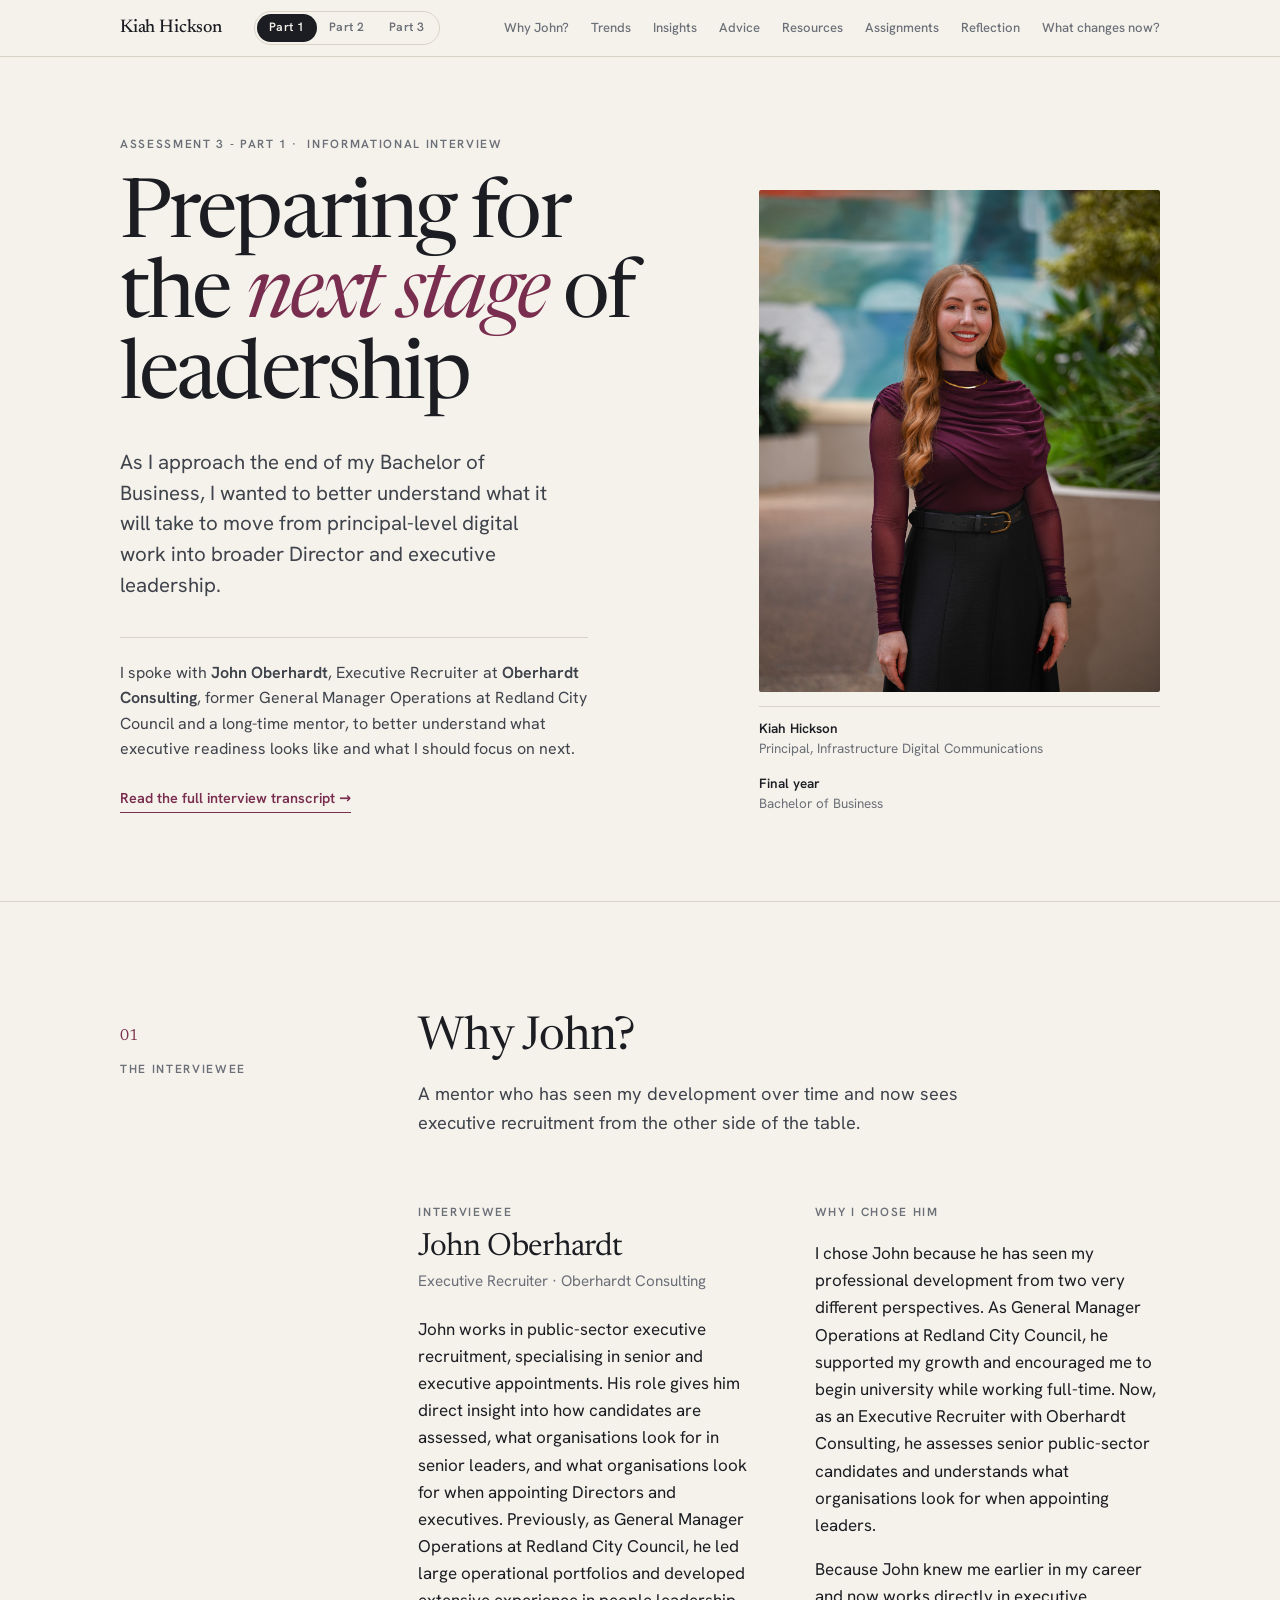
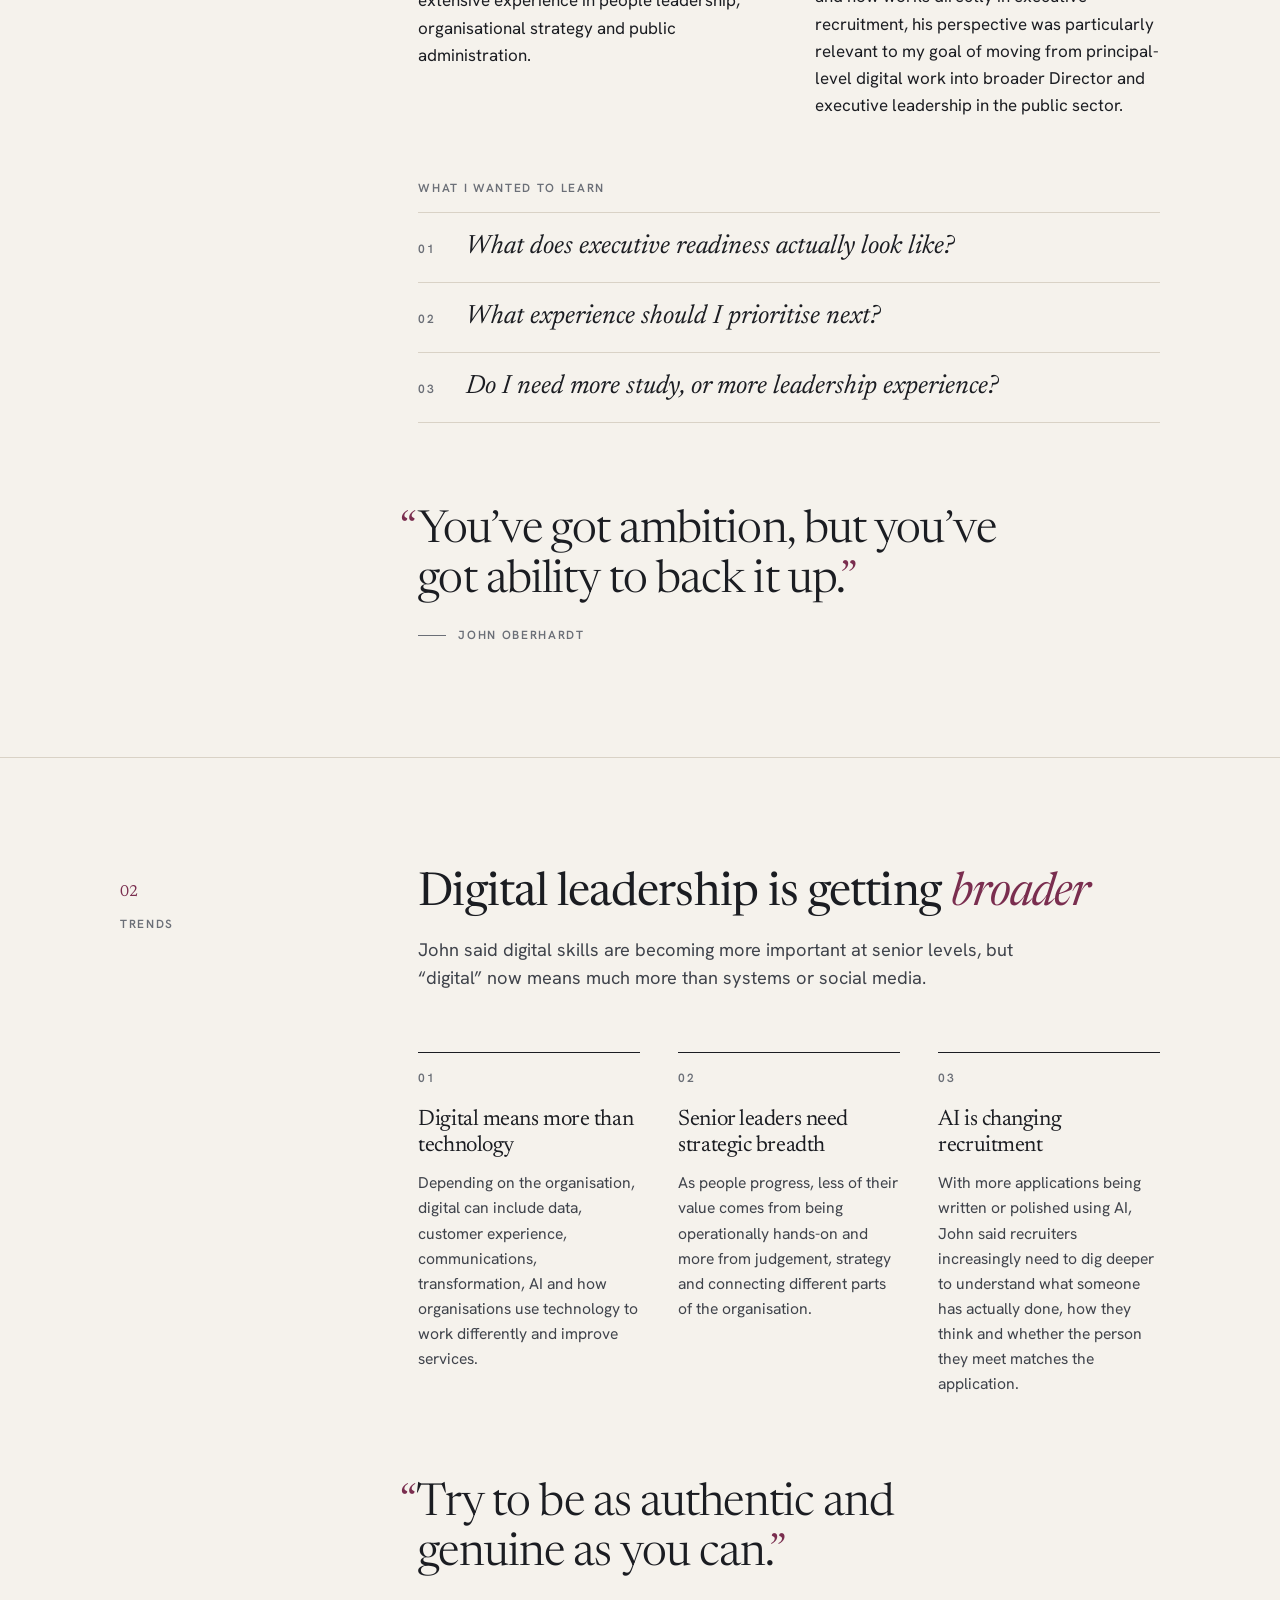
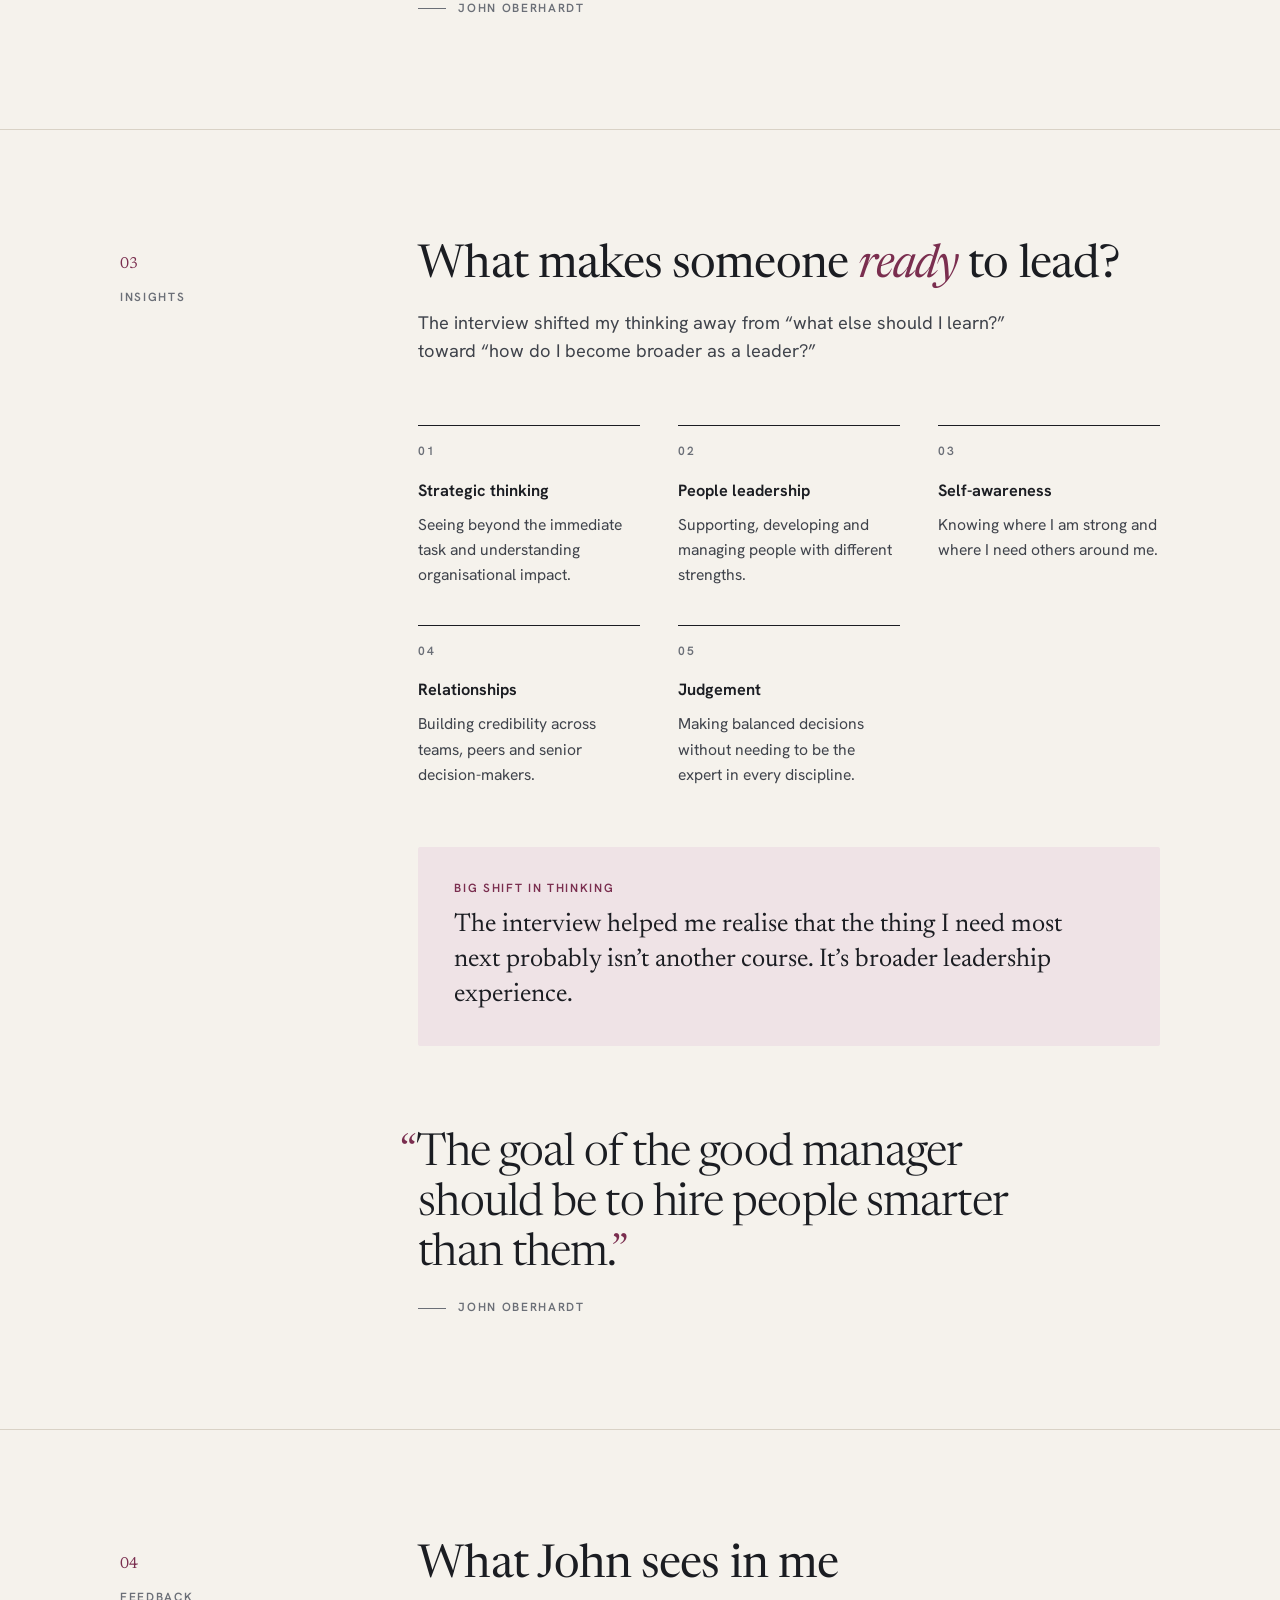
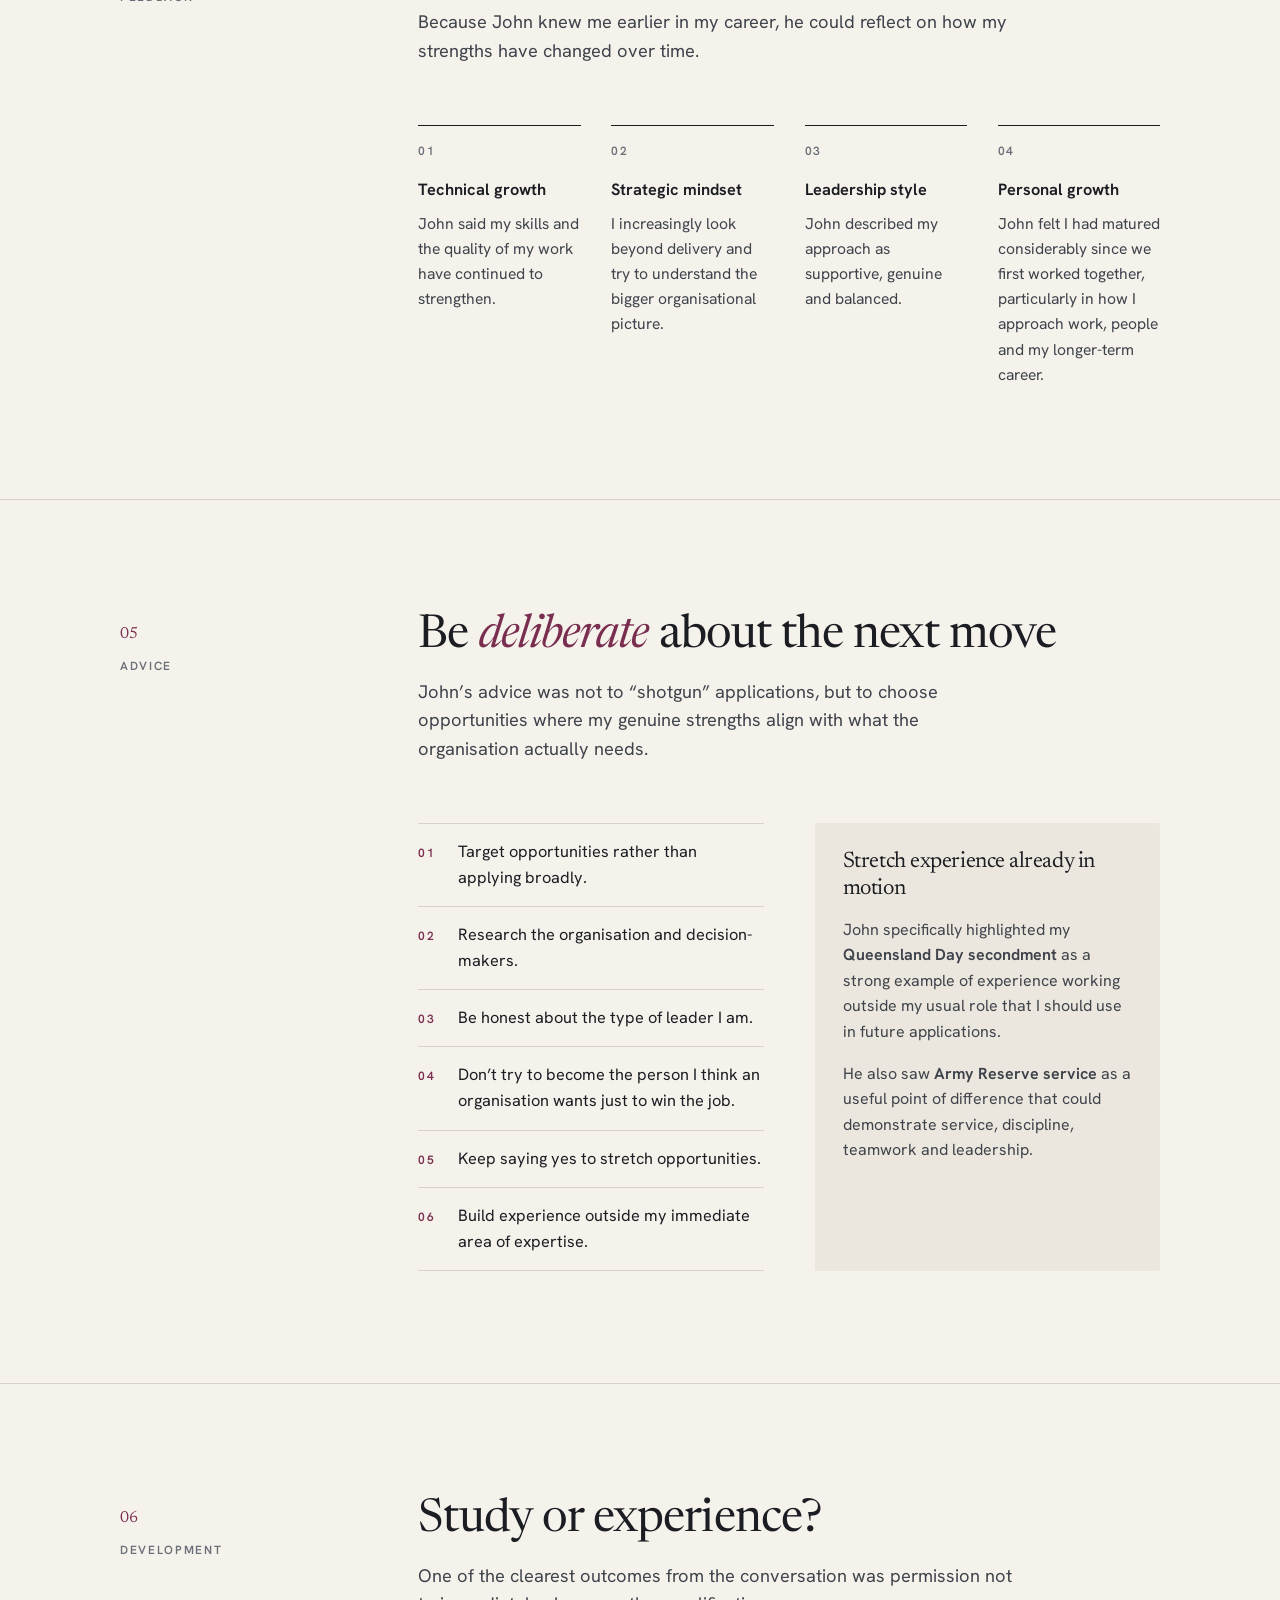
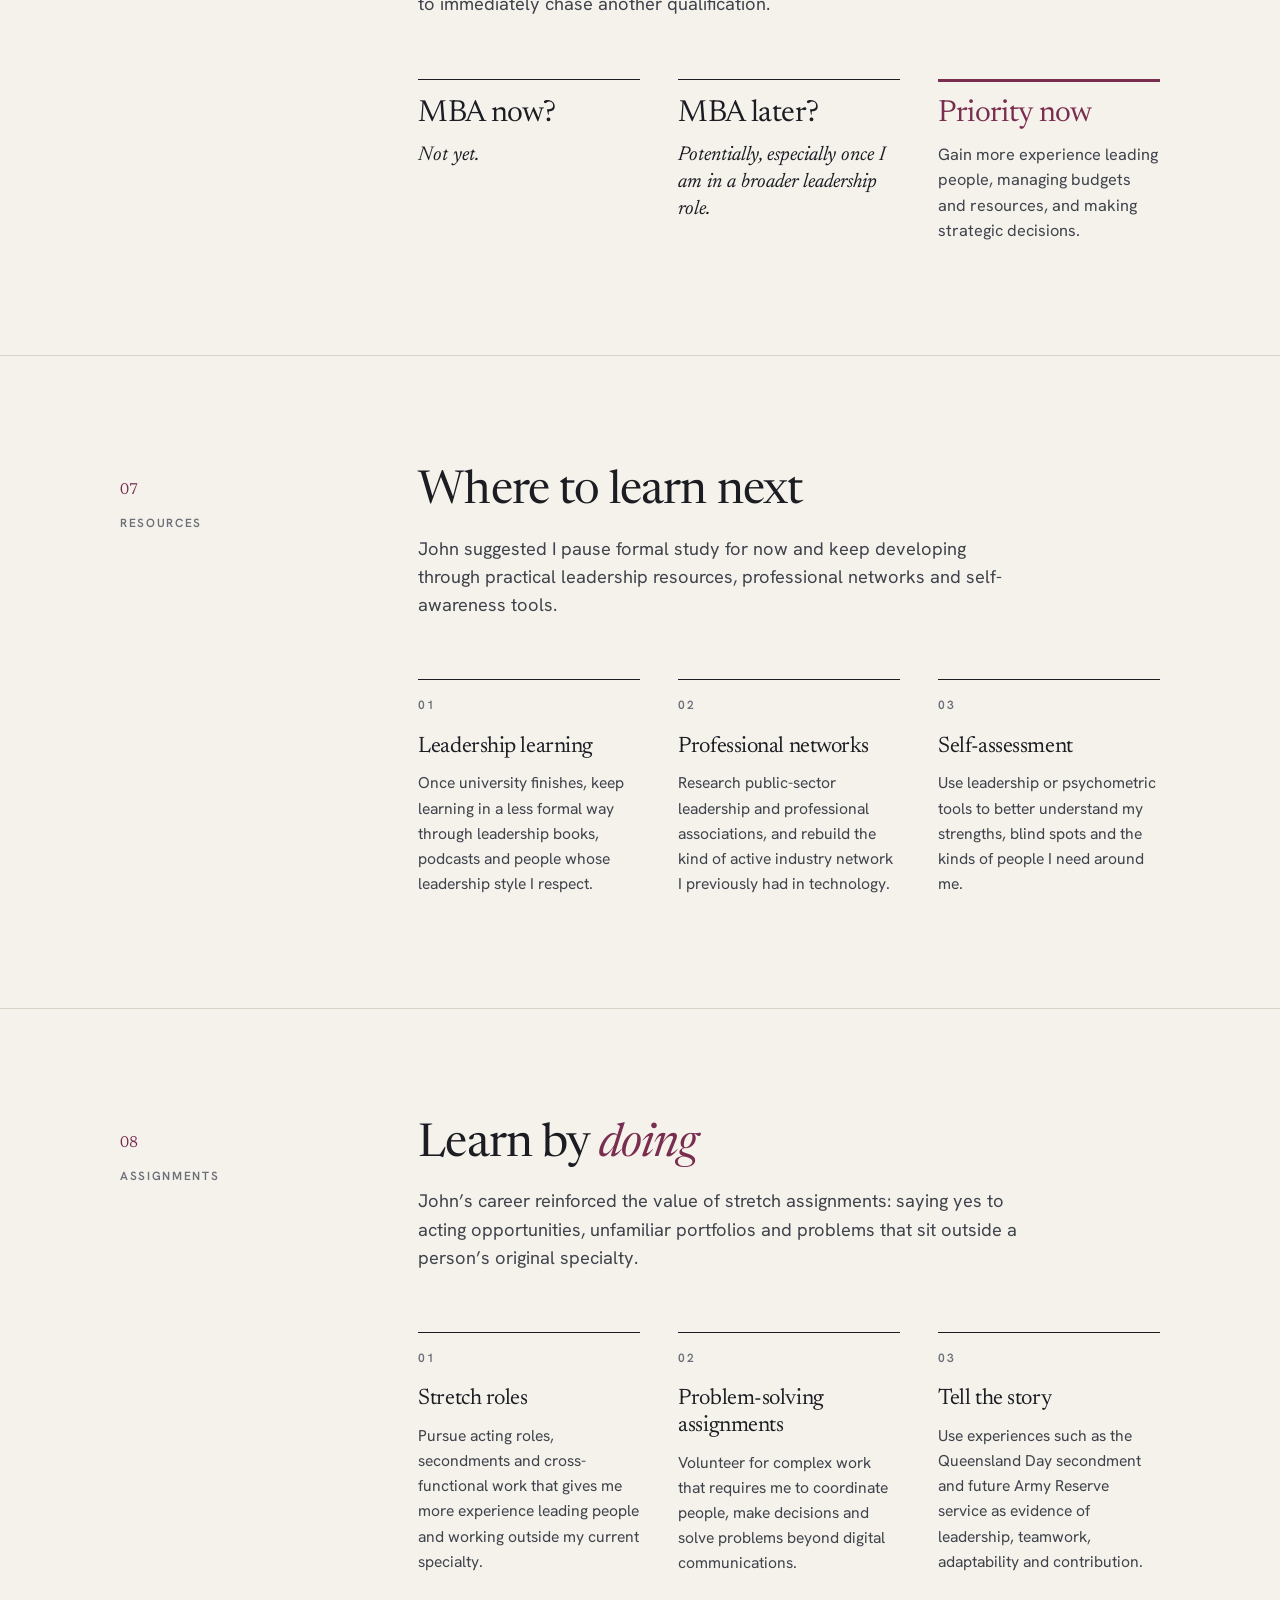
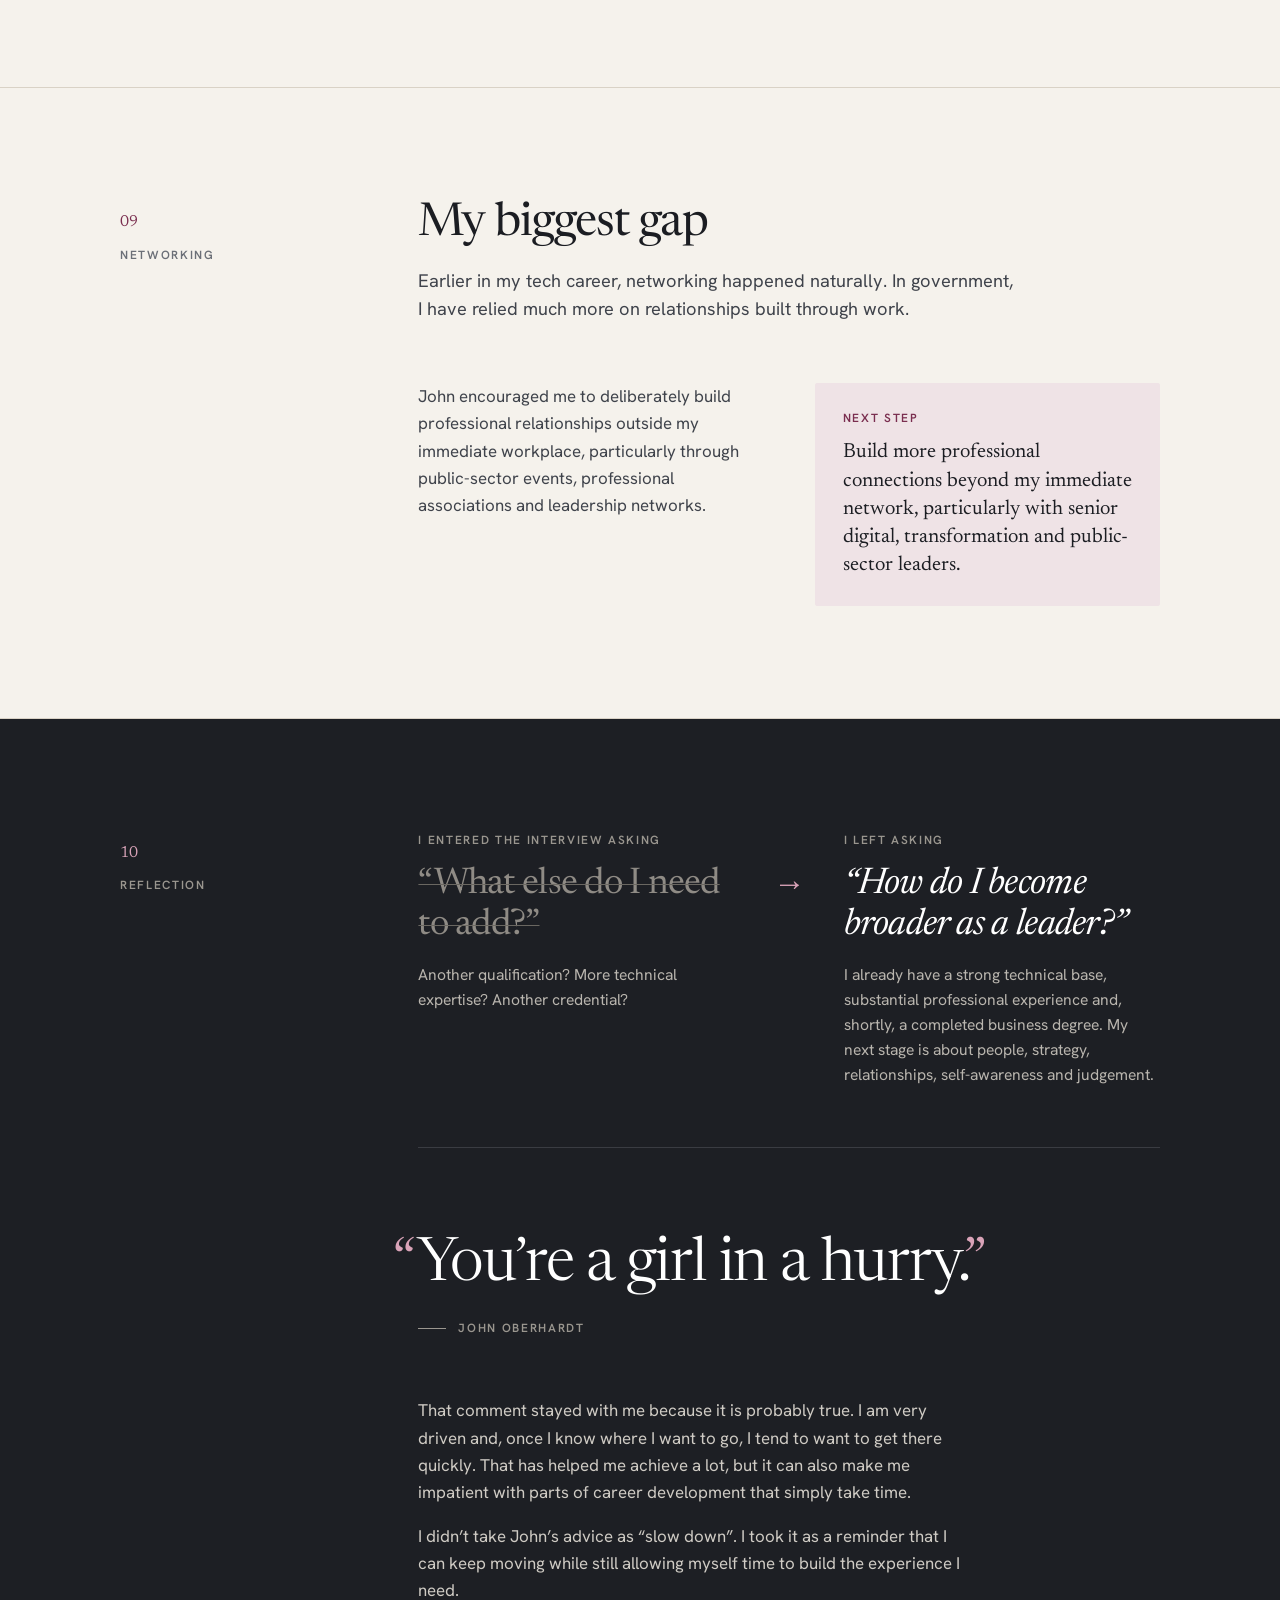
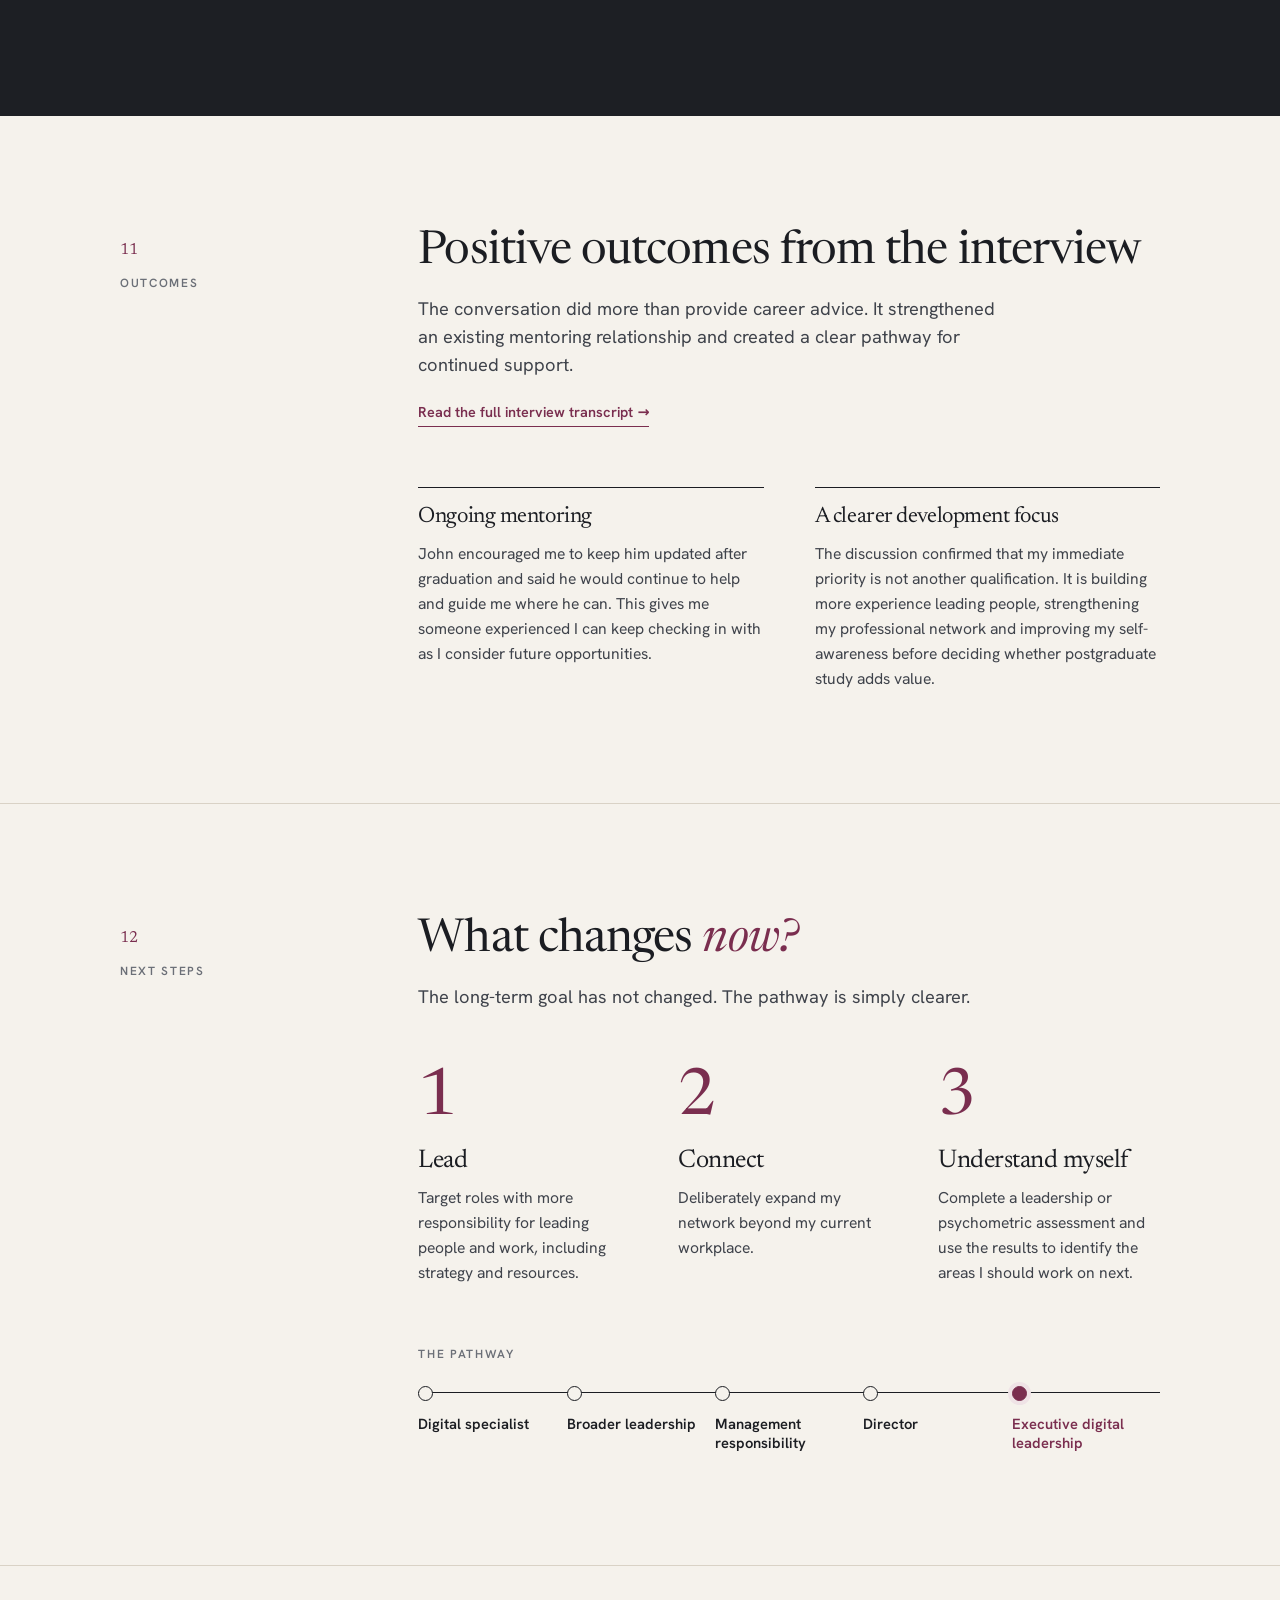
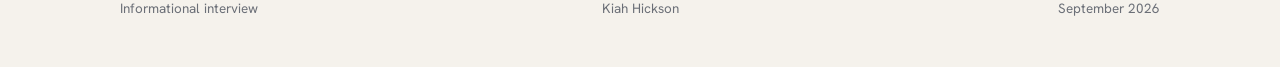
<file: index.html>
<!DOCTYPE html>
<html lang="en">
<head>
<meta charset="UTF-8" />
<meta name="viewport" content="width=device-width, initial-scale=1.0" />
<title>Informational Interview | Kiah Hickson</title>
<link rel="stylesheet" href="styles.css" />
</head>
<body>

<header class="topbar">
  <div class="wrap">
    <a class="brand" href="#top">Kiah Hickson</a>
    <nav class="parts" aria-label="Assessment parts">
      <a href="index.html" aria-current="page">Part 1</a>
      <a href="part-2.html">Part 2</a>
      <a href="part-3.html">Part 3</a>
    </nav>
    <nav class="topnav" aria-label="Sections">
      <a href="#why">Why John?</a>
      <a href="#trends">Trends</a>
      <a href="#insights">Insights</a>
      <a href="#advice">Advice</a>
      <a href="#resources">Resources</a>
      <a href="#assignments">Assignments</a>
      <a href="#reflection">Reflection</a>
      <a href="#next">What changes now?</a>
    </nav>
  </div>
</header>

<div class="hero" id="top">
  <div class="wrap hero-grid">
    <div>
      <span class="kicker">Assessment 3 - Part 1&nbsp;·&nbsp; Informational Interview</span>
      <h1>Preparing for the <em>next stage</em> of leadership</h1>
      <p class="lead">As I approach the end of my Bachelor of Business, I wanted to better understand what it will take to move from principal-level digital work into broader Director and executive leadership.</p>
      <p class="intro">I spoke with <strong>John Oberhardt</strong>, Executive Recruiter at <strong>Oberhardt Consulting</strong>, former General Manager Operations at Redland City Council and a long-time mentor, to better understand what executive readiness looks like and what I should focus on next.</p>
      <p class="tx-link"><a href="transcript.html">Read the full interview transcript →</a></p>
    </div>
    <figure>
      <img class="hero-photo" src="images/kiah-hickson.jpg" alt="Kiah Hickson" />
      <figcaption>
        <span><b>Kiah Hickson</b>Principal, Infrastructure Digital Communications</span>
        <span><b>Final year</b>Bachelor of Business</span>
      </figcaption>
    </figure>
  </div>
</div>

<main>

<!-- 01 Why John -->
<section id="why">
  <div class="wrap sec">
    <div class="sec-label"><span class="n">01</span><span class="kicker">The interviewee</span></div>
    <div class="sec-body">
      <div class="sec-head">
        <h2>Why John?</h2>
        <p class="sub">A mentor who has seen my development over time and now sees executive recruitment from the other side of the table.</p>
      </div>

      <div class="cols-2">
        <div>
          <span class="kicker">Interviewee</span>
          <h3 class="person-name">John Oberhardt</h3>
          <p class="person-role">Executive Recruiter · Oberhardt Consulting</p>
          <p>John works in public-sector executive recruitment, specialising in senior and executive appointments. His role gives him direct insight into how candidates are assessed, what organisations look for in senior leaders, and what organisations look for when appointing Directors and executives. Previously, as General Manager Operations at Redland City Council, he led large operational portfolios and developed extensive experience in people leadership, organisational strategy and public administration.</p>
        </div>
        <div>
          <span class="kicker">Why I chose him</span>
          <p style="margin-top:16px">I chose John because he has seen my professional development from two very different perspectives. As General Manager Operations at Redland City Council, he supported my growth and encouraged me to begin university while working full-time. Now, as an Executive Recruiter with Oberhardt Consulting, he assesses senior public-sector candidates and understands what organisations look for when appointing leaders.</p>
          <p>Because John knew me earlier in my career and now works directly in executive recruitment, his perspective was particularly relevant to my goal of moving from principal-level digital work into broader Director and executive leadership in the public sector.</p>
        </div>
      </div>

      <div>
        <span class="kicker" style="display:block;margin-bottom:14px">What I wanted to learn</span>
        <ol class="questions">
          <li>What does executive readiness actually look like?</li>
          <li>What experience should I prioritise next?</li>
          <li>Do I need more study, or more leadership experience?</li>
        </ol>
      </div>

      <figure class="pull">
        <blockquote>You’ve got ambition, but you’ve got ability to back it up.</blockquote>
        <figcaption>John Oberhardt</figcaption>
      </figure>
    </div>
  </div>
</section>

<!-- 02 Trends -->
<section id="trends">
  <div class="wrap sec">
    <div class="sec-label"><span class="n">02</span><span class="kicker">Trends</span></div>
    <div class="sec-body">
      <div class="sec-head">
        <h2>Digital leadership is getting <em>broader</em></h2>
        <p class="sub">John said digital skills are becoming more important at senior levels, but “digital” now means much more than systems or social media.</p>
      </div>

      <div class="cols-3">
        <div class="item"><span class="idx">01</span><h3>Digital means more than technology</h3><p>Depending on the organisation, digital can include data, customer experience, communications, transformation, AI and how organisations use technology to work differently and improve services.</p></div>
        <div class="item"><span class="idx">02</span><h3>Senior leaders need strategic breadth</h3><p>As people progress, less of their value comes from being operationally hands-on and more from judgement, strategy and connecting different parts of the organisation.</p></div>
        <div class="item"><span class="idx">03</span><h3>AI is changing recruitment</h3><p>With more applications being written or polished using AI, John said recruiters increasingly need to dig deeper to understand what someone has actually done, how they think and whether the person they meet matches the application.</p></div>
      </div>

      <figure class="pull">
        <blockquote>Try to be as authentic and genuine as you can.</blockquote>
        <figcaption>John Oberhardt</figcaption>
      </figure>
    </div>
  </div>
</section>

<!-- 03 Insights -->
<section id="insights">
  <div class="wrap sec">
    <div class="sec-label"><span class="n">03</span><span class="kicker">Insights</span></div>
    <div class="sec-body">
      <div class="sec-head">
        <h2>What makes someone <em>ready</em> to lead?</h2>
        <p class="sub">The interview shifted my thinking away from “what else should I learn?” toward “how do I become broader as a leader?”</p>
      </div>

      <div class="cols-3">
        <div class="item"><span class="idx">01</span><h3 class="h-sans">Strategic thinking</h3><p>Seeing beyond the immediate task and understanding organisational impact.</p></div>
        <div class="item"><span class="idx">02</span><h3 class="h-sans">People leadership</h3><p>Supporting, developing and managing people with different strengths.</p></div>
        <div class="item"><span class="idx">03</span><h3 class="h-sans">Self-awareness</h3><p>Knowing where I am strong and where I need others around me.</p></div>
        <div class="item"><span class="idx">04</span><h3 class="h-sans">Relationships</h3><p>Building credibility across teams, peers and senior decision-makers.</p></div>
        <div class="item"><span class="idx">05</span><h3 class="h-sans">Judgement</h3><p>Making balanced decisions without needing to be the expert in every discipline.</p></div>
      </div>

      <div class="note wide">
          <span class="kicker">Big shift in thinking</span>
          <p>The interview helped me realise that the thing I need most next probably isn’t another course. It’s broader leadership experience.</p>
        </div>

      <figure class="pull">
        <blockquote>The goal of the good manager should be to hire people smarter than them.</blockquote>
        <figcaption>John Oberhardt</figcaption>
      </figure>
    </div>
  </div>
</section>

<!-- 04 Strengths -->
<section id="strengths">
  <div class="wrap sec">
    <div class="sec-label"><span class="n">04</span><span class="kicker">Feedback</span></div>
    <div class="sec-body">
      <div class="sec-head">
        <h2>What John sees in me</h2>
        <p class="sub">Because John knew me earlier in my career, he could reflect on how my strengths have changed over time.</p>
      </div>

      <div class="cols-4">
        <div class="item"><span class="idx">01</span><h3 class="h-sans">Technical growth</h3><p>John said my skills and the quality of my work have continued to strengthen.</p></div>
        <div class="item"><span class="idx">02</span><h3 class="h-sans">Strategic mindset</h3><p>I increasingly look beyond delivery and try to understand the bigger organisational picture.</p></div>
        <div class="item"><span class="idx">03</span><h3 class="h-sans">Leadership style</h3><p>John described my approach as supportive, genuine and balanced.</p></div>
        <div class="item"><span class="idx">04</span><h3 class="h-sans">Personal growth</h3><p>John felt I had matured considerably since we first worked together, particularly in how I approach work, people and my longer-term career.</p></div>
      </div>
    </div>
  </div>
</section>

<!-- 05 Advice -->
<section id="advice">
  <div class="wrap sec">
    <div class="sec-label"><span class="n">05</span><span class="kicker">Advice</span></div>
    <div class="sec-body">
      <div class="sec-head">
        <h2>Be <em>deliberate</em> about the next move</h2>
        <p class="sub">John’s advice was not to “shotgun” applications, but to choose opportunities where my genuine strengths align with what the organisation actually needs.</p>
      </div>

      <div class="cols-2">
        <ol class="checks">
          <li>Target opportunities rather than applying broadly.</li>
          <li>Research the organisation and decision-makers.</li>
          <li>Be honest about the type of leader I am.</li>
          <li>Don’t try to become the person I think an organisation wants just to win the job.</li>
          <li>Keep saying yes to stretch opportunities.</li>
          <li>Build experience outside my immediate area of expertise.</li>
        </ol>
        <div class="note plain">
          <h3 style="margin-bottom:14px">Stretch experience already in motion</h3>
          <p>John specifically highlighted my <strong>Queensland Day secondment</strong> as a strong example of experience working outside my usual role that I should use in future applications.</p>
          <p>He also saw <strong>Army Reserve service</strong> as a useful point of difference that could demonstrate service, discipline, teamwork and leadership.</p>
        </div>
      </div>
    </div>
  </div>
</section>

<!-- 06 Study or experience -->
<section id="study">
  <div class="wrap sec">
    <div class="sec-label"><span class="n">06</span><span class="kicker">Development</span></div>
    <div class="sec-body">
      <div class="sec-head">
        <h2>Study or experience?</h2>
        <p class="sub">One of the clearest outcomes from the conversation was permission not to immediately chase another qualification.</p>
      </div>

      <div class="cols-3 compare">
        <div class="item"><h3>MBA now?</h3><p class="answer">Not yet.</p></div>
        <div class="item"><h3>MBA later?</h3><p class="answer">Potentially, especially once I am in a broader leadership role.</p></div>
        <div class="item key"><h3>Priority now</h3><p class="answer">Gain more experience leading people, managing budgets and resources, and making strategic decisions.</p></div>
      </div>
    </div>
  </div>
</section>

<!-- 07 Resources -->
<section id="resources">
  <div class="wrap sec">
    <div class="sec-label"><span class="n">07</span><span class="kicker">Resources</span></div>
    <div class="sec-body">
      <div class="sec-head">
        <h2>Where to learn next</h2>
        <p class="sub">John suggested I pause formal study for now and keep developing through practical leadership resources, professional networks and self-awareness tools.</p>
      </div>
      <div class="cols-3">
        <div class="item"><span class="idx">01</span><h3>Leadership learning</h3><p>Once university finishes, keep learning in a less formal way through leadership books, podcasts and people whose leadership style I respect.</p></div>
        <div class="item"><span class="idx">02</span><h3>Professional networks</h3><p>Research public-sector leadership and professional associations, and rebuild the kind of active industry network I previously had in technology.</p></div>
        <div class="item"><span class="idx">03</span><h3>Self-assessment</h3><p>Use leadership or psychometric tools to better understand my strengths, blind spots and the kinds of people I need around me.</p></div>
      </div>
    </div>
  </div>
</section>

<!-- 08 Assignments -->
<section id="assignments">
  <div class="wrap sec">
    <div class="sec-label"><span class="n">08</span><span class="kicker">Assignments</span></div>
    <div class="sec-body">
      <div class="sec-head">
        <h2>Learn by <em>doing</em></h2>
        <p class="sub">John’s career reinforced the value of stretch assignments: saying yes to acting opportunities, unfamiliar portfolios and problems that sit outside a person’s original specialty.</p>
      </div>
      <div class="cols-3">
        <div class="item"><span class="idx">01</span><h3>Stretch roles</h3><p>Pursue acting roles, secondments and cross-functional work that gives me more experience leading people and working outside my current specialty.</p></div>
        <div class="item"><span class="idx">02</span><h3>Problem-solving assignments</h3><p>Volunteer for complex work that requires me to coordinate people, make decisions and solve problems beyond digital communications.</p></div>
        <div class="item"><span class="idx">03</span><h3>Tell the story</h3><p>Use experiences such as the Queensland Day secondment and future Army Reserve service as evidence of leadership, teamwork, adaptability and contribution.</p></div>
      </div>
    </div>
  </div>
</section>

<!-- 09 Networking -->
<section id="networking">
  <div class="wrap sec">
    <div class="sec-label"><span class="n">09</span><span class="kicker">Networking</span></div>
    <div class="sec-body">
      <div class="sec-head">
        <h2>My biggest gap</h2>
        <p class="sub">Earlier in my tech career, networking happened naturally. In government, I have relied much more on relationships built through work.</p>
      </div>
      <div class="cols-2">
        <p style="font-size:1.06rem;color:var(--ink-2)">John encouraged me to deliberately build professional relationships outside my immediate workplace, particularly through public-sector events, professional associations and leadership networks.</p>
        <div class="note">
          <span class="kicker">Next step</span>
          <p>Build more professional connections beyond my immediate network, particularly with senior digital, transformation and public-sector leaders.</p>
        </div>
      </div>
    </div>
  </div>
</section>

<!-- 10 Reflection -->
<section id="reflection" class="dark">
  <div class="wrap sec">
    <div class="sec-label"><span class="n">10</span><span class="kicker">Reflection</span></div>
    <div class="sec-body">
      <div class="shift">
        <div class="before">
          <span class="kicker">I entered the interview asking</span>
          <div class="q">“What else do I need to add?”</div>
          <p>Another qualification? More technical expertise? Another credential?</p>
        </div>
        <div class="to" aria-hidden="true">→</div>
        <div class="after">
          <span class="kicker">I left asking</span>
          <div class="q">“How do I become broader as a leader?”</div>
          <p>I already have a strong technical base, substantial professional experience and, shortly, a completed business degree. My next stage is about people, strategy, relationships, self-awareness and judgement.</p>
        </div>
      </div>

      <hr />

      <figure class="pull">
        <blockquote>You’re a girl in a hurry.</blockquote>
        <figcaption>John Oberhardt</figcaption>
      </figure>

      <div class="after-quote">
      <p>That comment stayed with me because it is probably true. I am very driven and, once I know where I want to go, I tend to want to get there quickly. That has helped me achieve a lot, but it can also make me impatient with parts of career development that simply take time.</p>
      <p>I didn’t take John’s advice as “slow down”. I took it as a reminder that I can keep moving while still allowing myself time to build the experience I need.</p>
      </div>
    </div>
  </div>
</section>

<!-- 11 Outcomes -->
<section id="outcomes">
  <div class="wrap sec">
    <div class="sec-label"><span class="n">11</span><span class="kicker">Outcomes</span></div>
    <div class="sec-body">
      <div class="sec-head">
        <h2>Positive outcomes from the interview</h2>
        <p class="sub">The conversation did more than provide career advice. It strengthened an existing mentoring relationship and created a clear pathway for continued support.</p>
        <p class="tx-link" style="margin-top:14px"><a href="transcript.html">Read the full interview transcript →</a></p>
      </div>
      <div class="cols-2">
        <div class="item"><h3>Ongoing mentoring</h3><p>John encouraged me to keep him updated after graduation and said he would continue to help and guide me where he can. This gives me someone experienced I can keep checking in with as I consider future opportunities.</p></div>
        <div class="item"><h3>A clearer development focus</h3><p>The discussion confirmed that my immediate priority is not another qualification. It is building more experience leading people, strengthening my professional network and improving my self-awareness before deciding whether postgraduate study adds value.</p></div>
      </div>
    </div>
  </div>
</section>

<!-- 12 What changes now -->
<section id="next">
  <div class="wrap sec">
    <div class="sec-label"><span class="n">12</span><span class="kicker">Next steps</span></div>
    <div class="sec-body">
      <div class="sec-head">
        <h2>What changes <em>now?</em></h2>
        <p class="sub">The long-term goal has not changed. The pathway is simply clearer.</p>
      </div>

      <div class="cols-3">
        <div class="step"><span class="num">1</span><h3>Lead</h3><p>Target roles with more responsibility for leading people and work, including strategy and resources.</p></div>
        <div class="step"><span class="num">2</span><h3>Connect</h3><p>Deliberately expand my network beyond my current workplace.</p></div>
        <div class="step"><span class="num">3</span><h3>Understand myself</h3><p>Complete a leadership or psychometric assessment and use the results to identify the areas I should work on next.</p></div>
      </div>

      <div>
        <span class="kicker" style="display:block;margin-bottom:22px">The pathway</span>
        <ol class="pathway">
          <li>Digital specialist</li>
          <li>Broader leadership</li>
          <li>Management responsibility</li>
          <li>Director</li>
          <li>Executive digital leadership</li>
        </ol>
      </div>
    </div>
  </div>
</section>

</main>

<footer class="footer">
  <div class="wrap">
    <span>Informational interview</span>
    <span>Kiah Hickson</span>
    <span>September 2026</span>
  </div>
</footer>

</body>
</html>
</file>
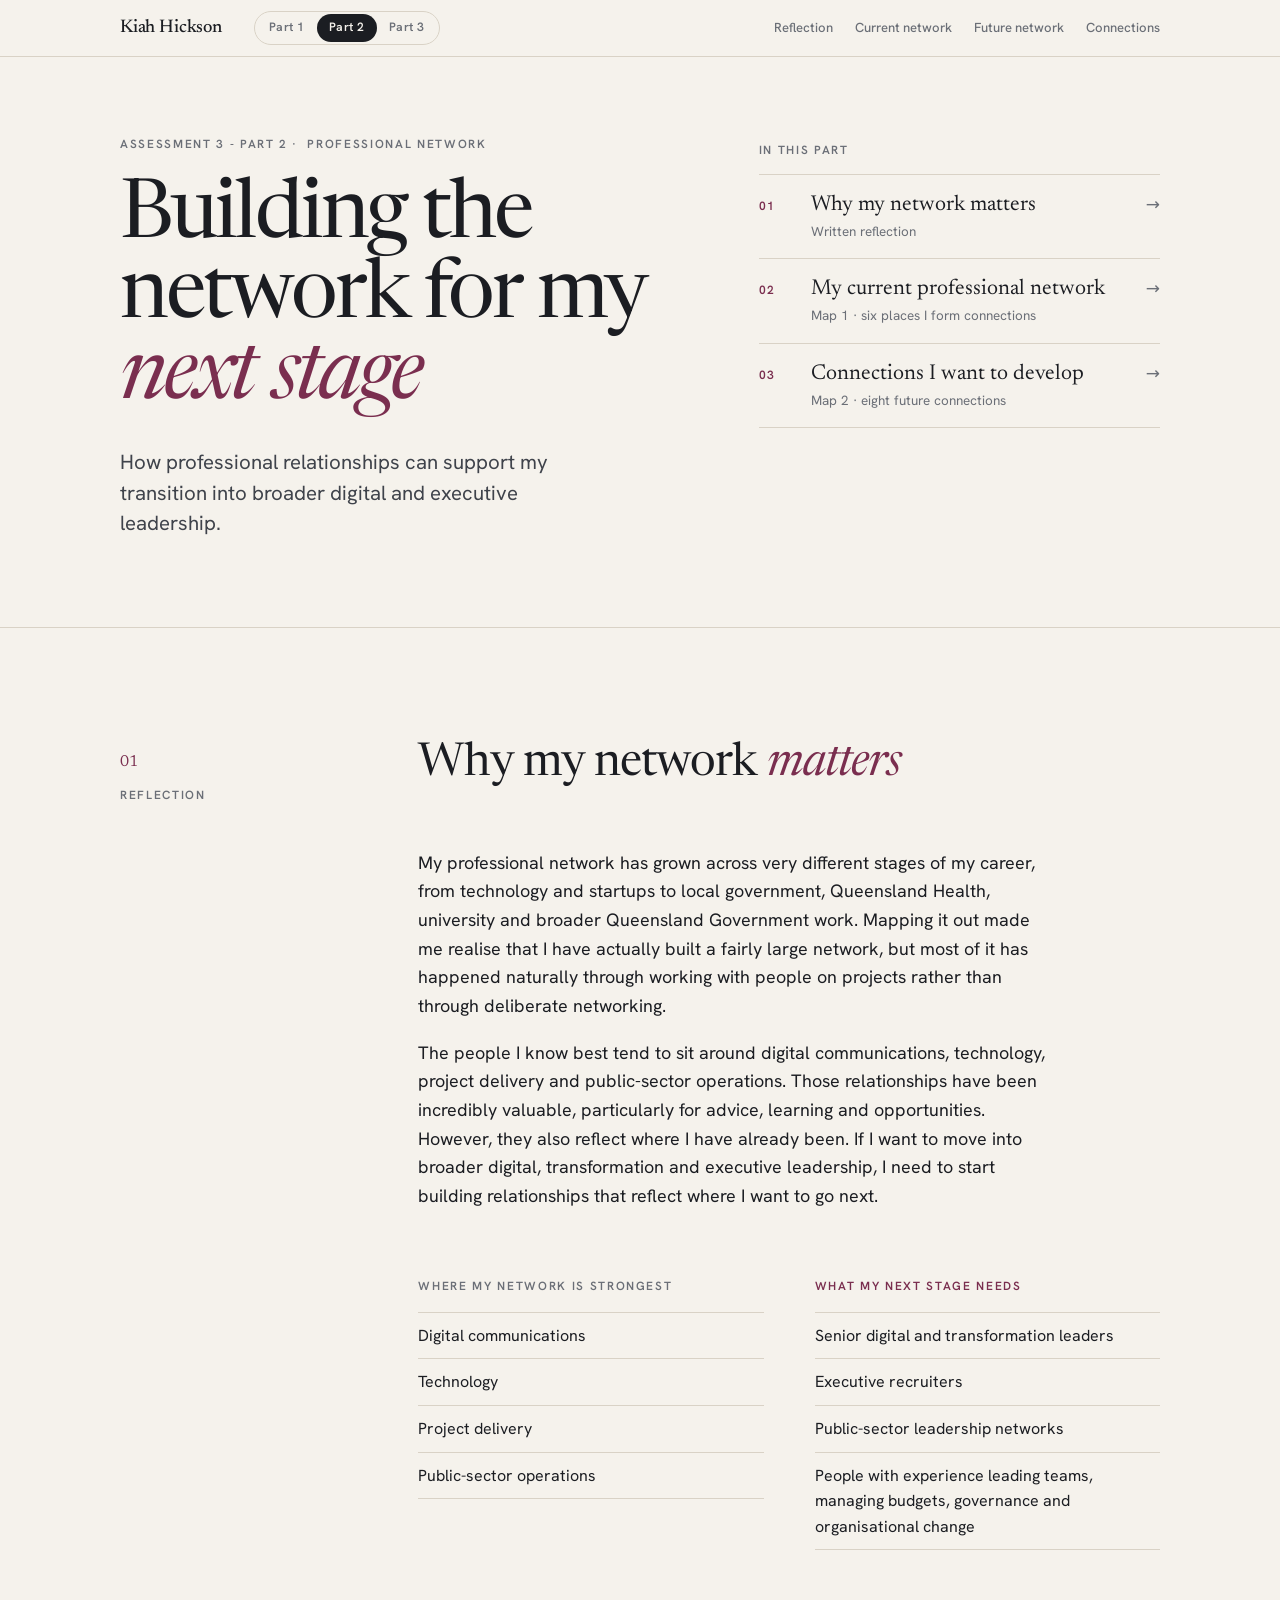
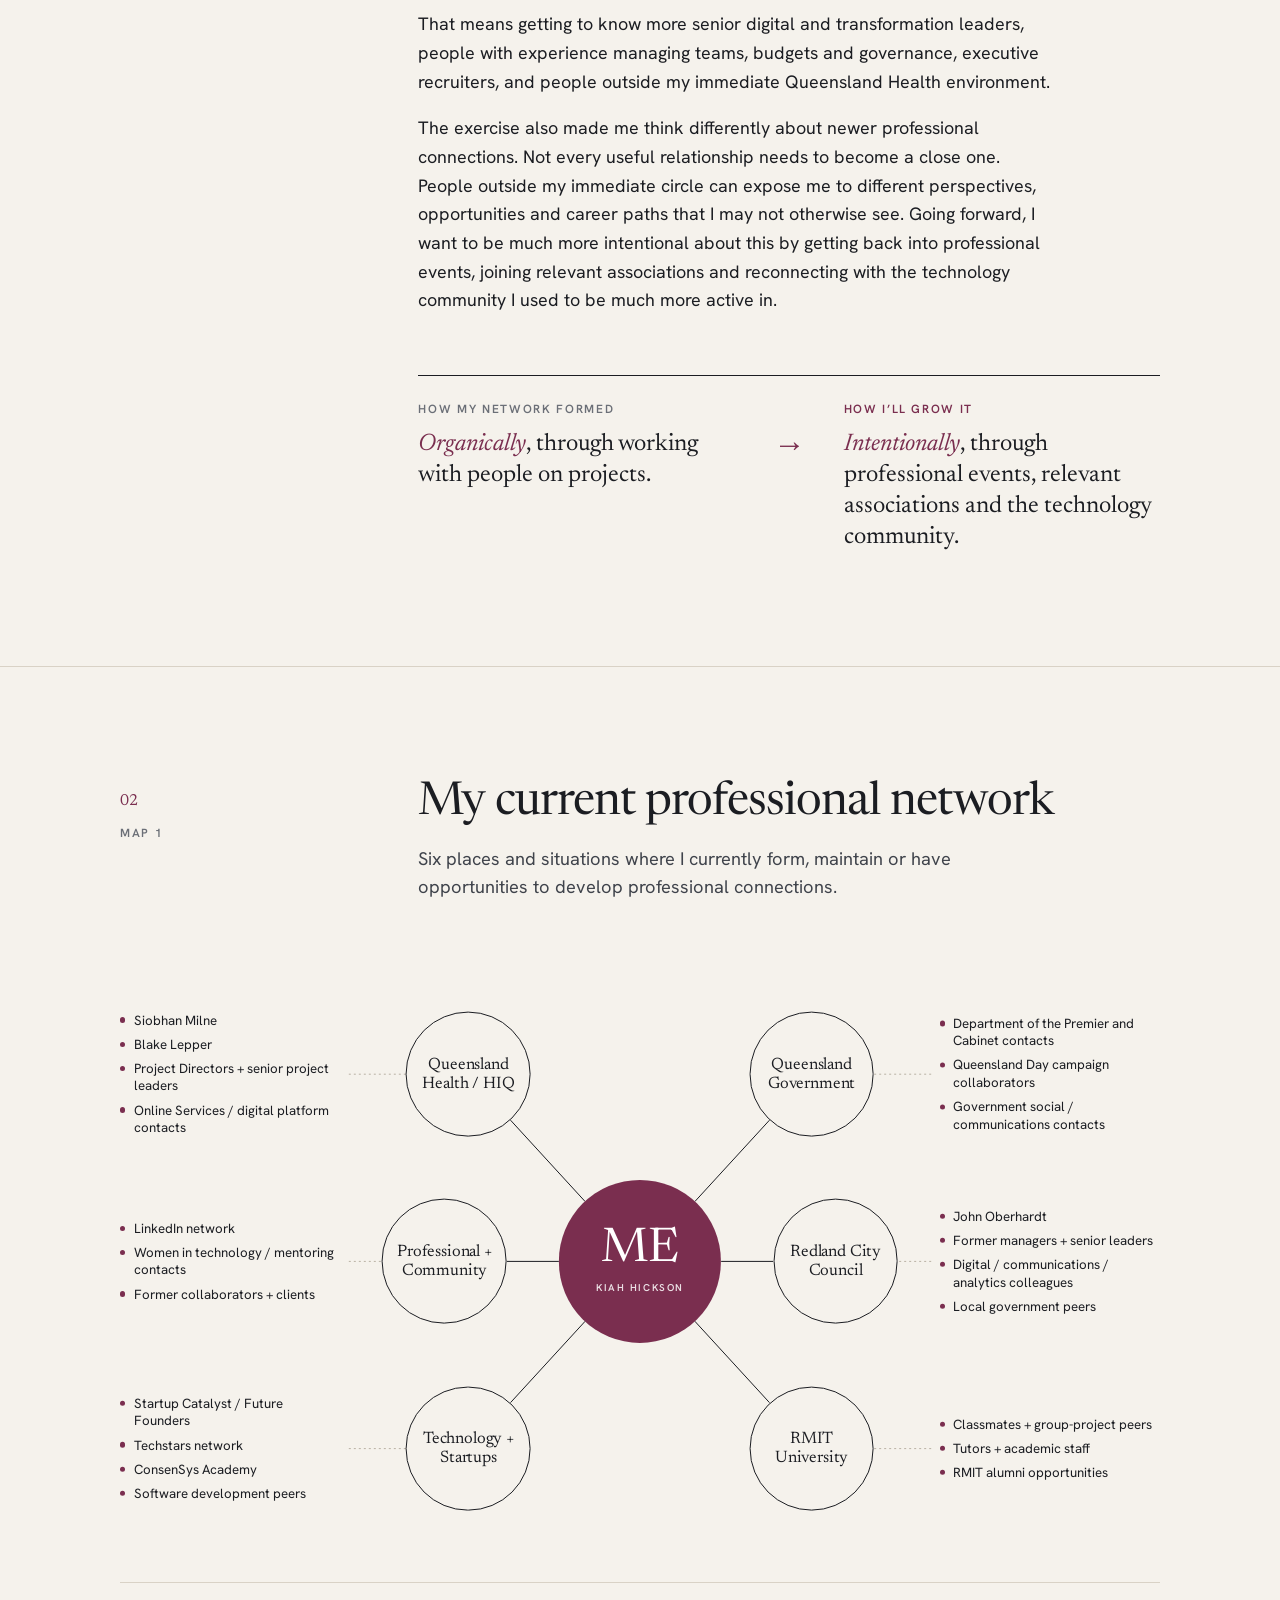
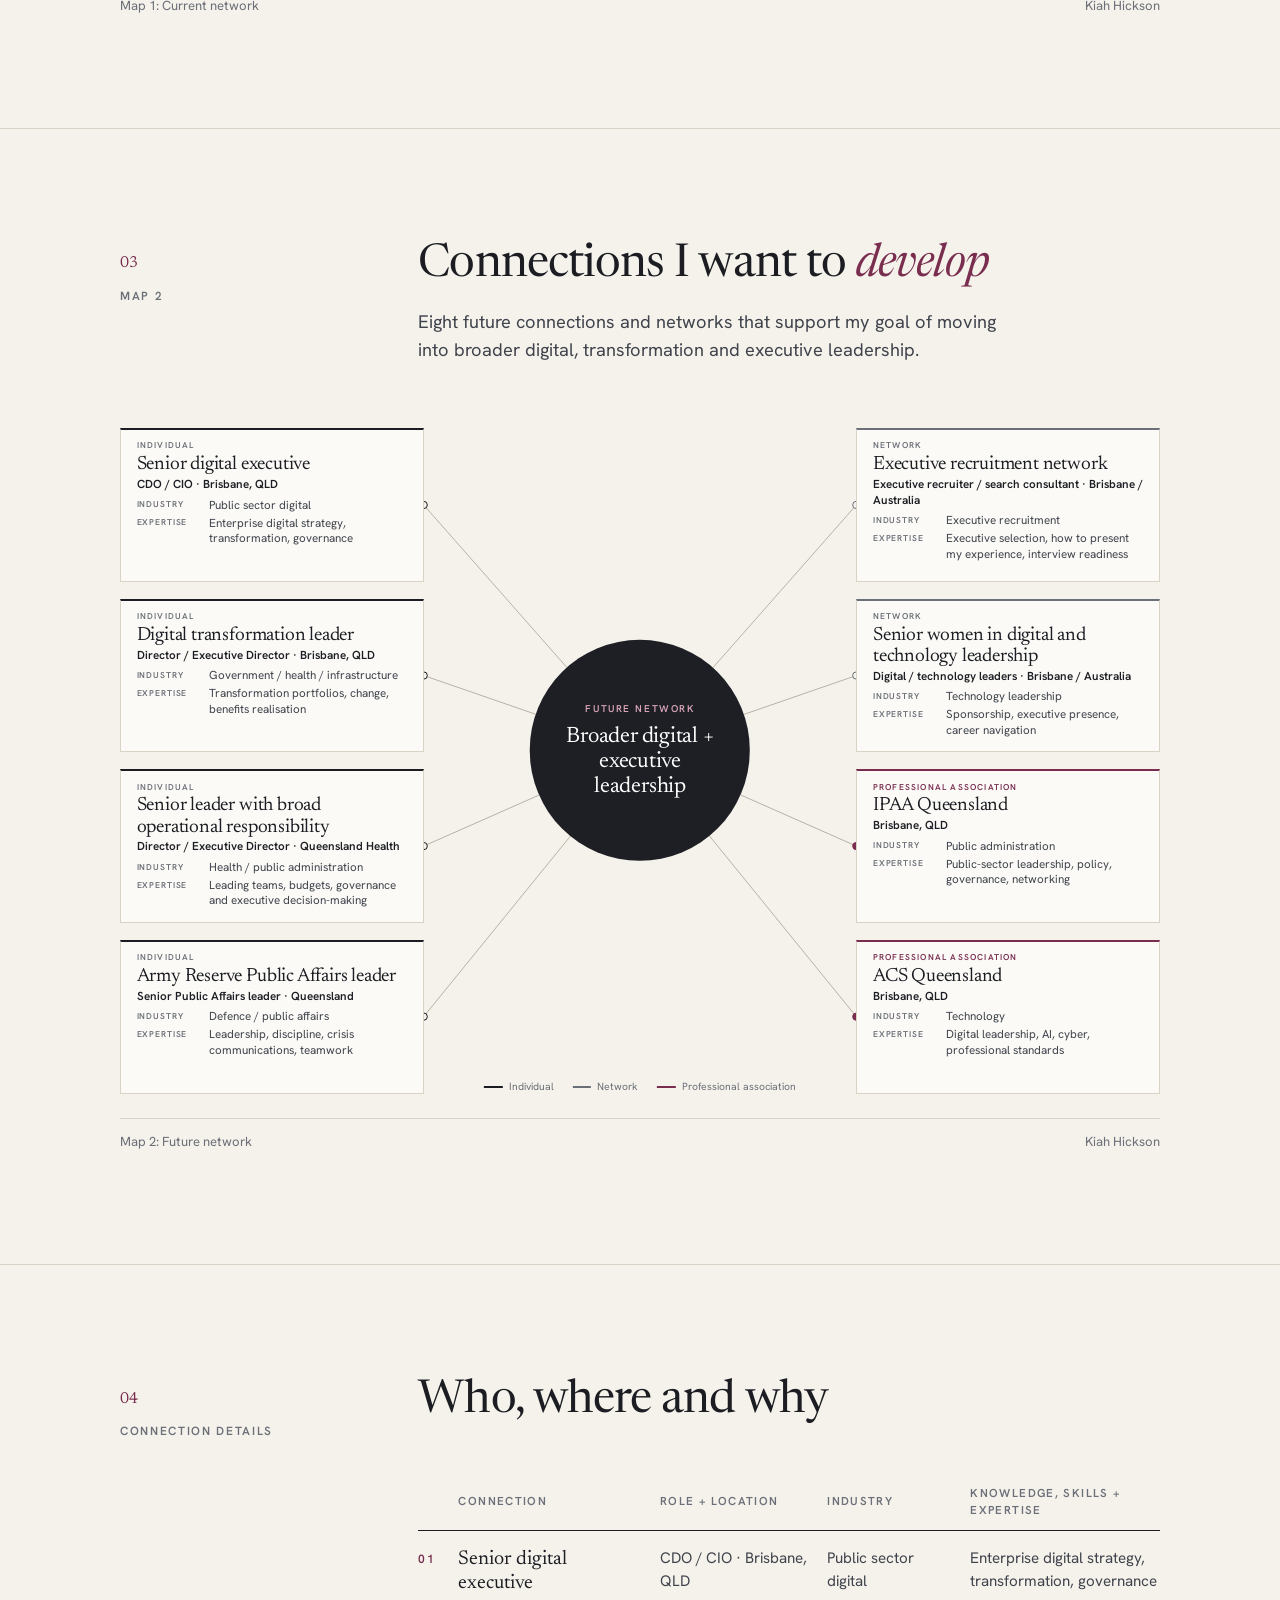
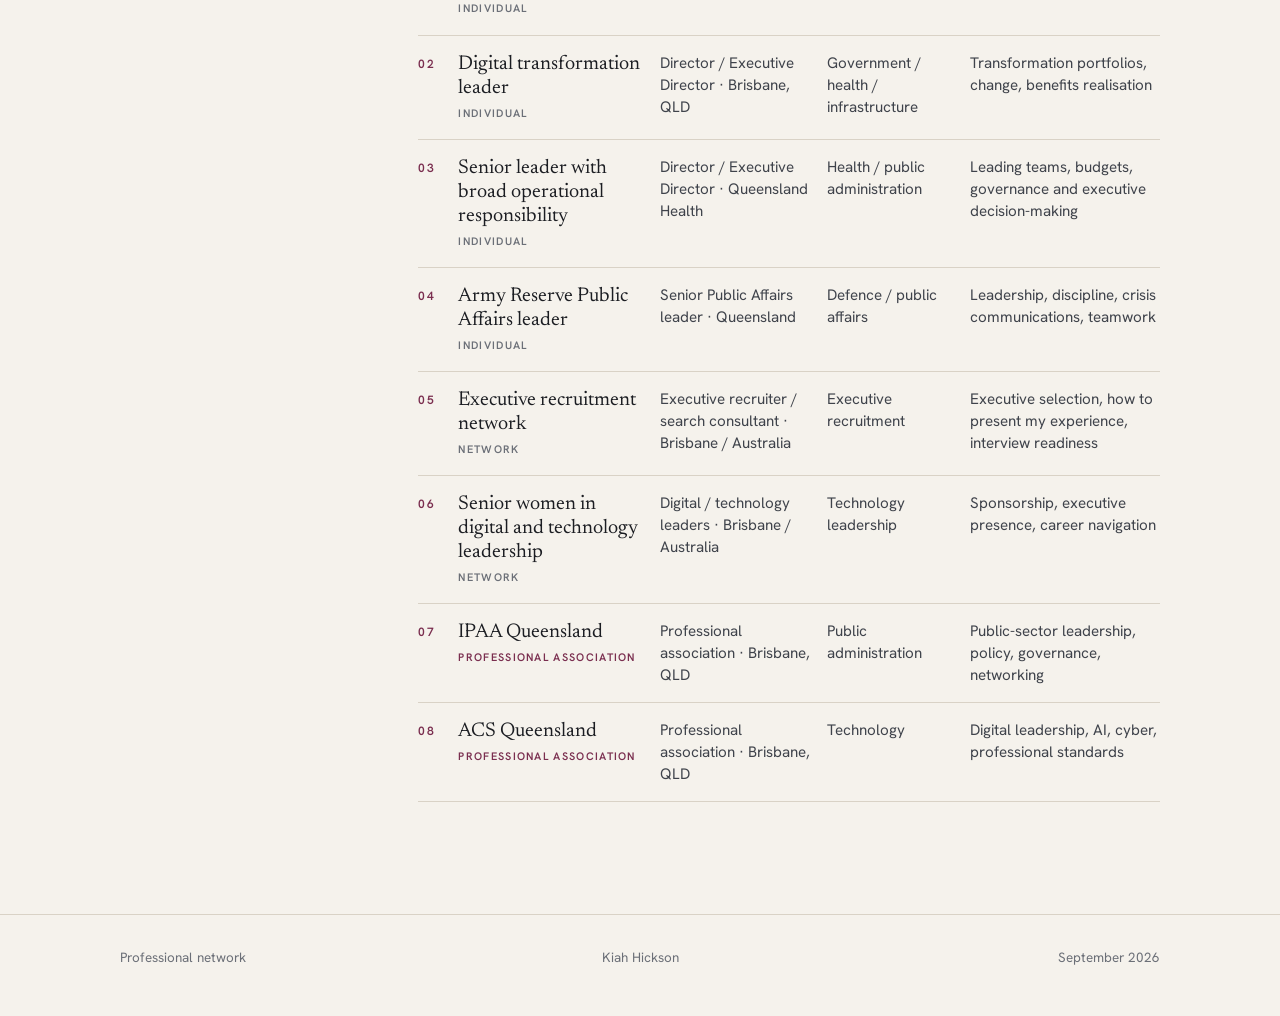
<file: part-2.html>
<!DOCTYPE html>
<html lang="en">
<head>
<meta charset="UTF-8" />
<meta name="viewport" content="width=device-width, initial-scale=1.0" />
<title>Professional Network | Kiah Hickson</title>
<link rel="stylesheet" href="styles.css" />
</head>
<body>

<header class="topbar">
  <div class="wrap">
    <a class="brand" href="index.html">Kiah Hickson</a>
    <nav class="parts" aria-label="Assessment parts">
      <a href="index.html">Part 1</a>
      <a href="part-2.html" aria-current="page">Part 2</a>
      <a href="part-3.html">Part 3</a>
    </nav>
    <nav class="topnav" aria-label="Sections">
      <a href="#reflection">Reflection</a>
      <a href="#current">Current network</a>
      <a href="#future">Future network</a>
      <a href="#connections">Connections</a>
    </nav>
  </div>
</header>

<div class="hero" id="top">
  <div class="wrap hero-grid" style="align-items:start">
    <div>
      <span class="kicker">Assessment 3 - Part 2&nbsp;·&nbsp; Professional Network</span>
      <h1>Building the network for my <em>next stage</em></h1>
      <p class="lead">How professional relationships can support my transition into broader digital and executive leadership.</p>
    </div>
    <div style="padding-top:12px">
      <span class="kicker" style="display:block;margin-bottom:14px">In this part</span>
      <ol class="contents">
        <li><a href="#reflection"><span><b>Why my network matters</b><small>Written reflection</small></span></a></li>
        <li><a href="#current"><span><b>My current professional network</b><small>Map 1 · six places I form connections</small></span></a></li>
        <li><a href="#future"><span><b>Connections I want to develop</b><small>Map 2 · eight future connections</small></span></a></li>
      </ol>
    </div>
  </div>
</div>

<main>

<!-- 01 Reflection -->
<section id="reflection">
  <div class="wrap sec">
    <div class="sec-label"><span class="n">01</span><span class="kicker">Reflection</span></div>
    <div class="sec-body">
      <div class="sec-head">
        <h2>Why my network <em>matters</em></h2>
      </div>

      <div style="max-width:64ch">
        <p style="font-size:1.12rem">My professional network has grown across very different stages of my career, from technology and startups to local government, Queensland Health, university and broader Queensland Government work. Mapping it out made me realise that I have actually built a fairly large network, but most of it has happened naturally through working with people on projects rather than through deliberate networking.</p>
        <p style="font-size:1.12rem">The people I know best tend to sit around digital communications, technology, project delivery and public-sector operations. Those relationships have been incredibly valuable, particularly for advice, learning and opportunities. However, they also reflect where I have already been. If I want to move into broader digital, transformation and executive leadership, I need to start building relationships that reflect where I want to go next.</p>
      </div>

      <div class="cols-2 two-lists">
        <div>
          <span class="kicker">Where my network is strongest</span>
          <ul class="plain-list" style="margin-top:14px">
            <li>Digital communications</li>
            <li>Technology</li>
            <li>Project delivery</li>
            <li>Public-sector operations</li>
          </ul>
        </div>
        <div>
          <span class="kicker" style="color:var(--accent)">What my next stage needs</span>
          <ul class="plain-list" style="margin-top:14px">
            <li>Senior digital and transformation leaders</li>
            <li>Executive recruiters</li>
            <li>Public-sector leadership networks</li>
            <li>People with experience leading teams, managing budgets, governance and organisational change</li>
          </ul>
        </div>
      </div>

      <div style="max-width:64ch">
        <p style="font-size:1.12rem">That means getting to know more senior digital and transformation leaders, people with experience managing teams, budgets and governance, executive recruiters, and people outside my immediate Queensland Health environment.</p>
        <p style="font-size:1.12rem">The exercise also made me think differently about newer professional connections. Not every useful relationship needs to become a close one. People outside my immediate circle can expose me to different perspectives, opportunities and career paths that I may not otherwise see. Going forward, I want to be much more intentional about this by getting back into professional events, joining relevant associations and reconnecting with the technology community I used to be much more active in.</p>
      </div>

      <div class="fromto">
        <div><span class="kicker">How my network formed</span><p><em>Organically</em>, through working with people on projects.</p></div>
        <div class="arrow" aria-hidden="true">→</div>
        <div><span class="kicker" style="color:var(--accent)">How I’ll grow it</span><p><em>Intentionally</em>, through professional events, relevant associations and the technology community.</p></div>
      </div>
    </div>
  </div>
</section>

<!-- 02 Current network -->
<section id="current">
  <div class="wrap">
    <div class="sec">
      <div class="sec-label"><span class="n">02</span><span class="kicker">Map 1</span></div>
      <div class="sec-body">
        <div class="sec-head">
          <h2>My current professional network</h2>
          <p class="sub">Six places and situations where I currently form, maintain or have opportunities to develop professional connections.</p>
        </div>
      </div>
    </div>
    <figure class="map-figure">
      <div class="map-scroll"><div class="netmap" style="aspect-ratio:1000/570" role="img" aria-label="Map of my current professional network: six groups connected to me."><svg class="nm-lines" viewBox="0 0 1000 570" preserveAspectRatio="none" aria-hidden="true"><line class="spoke" x1="447.3" y1="227.5" x2="375.5" y2="149.2"/><line class="lead" x1="220" y1="105" x2="275" y2="105"/><line class="spoke" x1="422.0" y1="285.0" x2="372.0" y2="285.0"/><line class="lead" x1="220" y1="285" x2="252" y2="285"/><line class="spoke" x1="447.3" y1="342.5" x2="375.5" y2="420.8"/><line class="lead" x1="220" y1="465" x2="275" y2="465"/><line class="spoke" x1="552.7" y1="227.5" x2="624.5" y2="149.2"/><line class="lead" x1="780" y1="105" x2="725" y2="105"/><line class="spoke" x1="578.0" y1="285.0" x2="628.0" y2="285.0"/><line class="lead" x1="780" y1="285" x2="748" y2="285"/><line class="spoke" x1="552.7" y1="342.5" x2="624.5" y2="420.8"/><line class="lead" x1="780" y1="465" x2="725" y2="465"/></svg><div class="nm-node cat" style="left:33.500%;top:18.421%;width:12.000%">Queensland Health / HIQ</div><ul class="nm-list nm-l" aria-label="Queensland Health / HIQ connections" style="left:0.000%;top:18.421%;width:21.200%"><li>Siobhan Milne</li><li>Blake Lepper</li><li>Project Directors + senior project leaders</li><li>Online Services / digital platform contacts</li></ul><div class="nm-node cat" style="left:31.200%;top:50.000%;width:12.000%">Professional + Community</div><ul class="nm-list nm-l" aria-label="Professional + Community connections" style="left:0.000%;top:50.000%;width:21.200%"><li>LinkedIn network</li><li>Women in technology / mentoring contacts</li><li>Former collaborators + clients</li></ul><div class="nm-node cat" style="left:33.500%;top:81.579%;width:12.000%">Technology + Startups</div><ul class="nm-list nm-l" aria-label="Technology + Startups connections" style="left:0.000%;top:81.579%;width:21.200%"><li>Startup Catalyst / Future Founders</li><li>Techstars network</li><li>ConsenSys Academy</li><li>Software development peers</li></ul><div class="nm-node cat" style="left:66.500%;top:18.421%;width:12.000%">Queensland Government</div><ul class="nm-list nm-r" aria-label="Queensland Government connections" style="left:78.800%;top:18.421%;width:21.200%"><li>Department of the Premier and Cabinet contacts</li><li>Queensland Day campaign collaborators</li><li>Government social / communications contacts</li></ul><div class="nm-node cat" style="left:68.800%;top:50.000%;width:12.000%">Redland City Council</div><ul class="nm-list nm-r" aria-label="Redland City Council connections" style="left:78.800%;top:50.000%;width:21.200%"><li>John Oberhardt</li><li>Former managers + senior leaders</li><li>Digital / communications / analytics colleagues</li><li>Local government peers</li></ul><div class="nm-node cat" style="left:66.500%;top:81.579%;width:12.000%">RMIT University</div><ul class="nm-list nm-r" aria-label="RMIT University connections" style="left:78.800%;top:81.579%;width:21.200%"><li>Classmates + group-project peers</li><li>Tutors + academic staff</li><li>RMIT alumni opportunities</li></ul><div class="nm-node me" style="left:50.000%;top:50.000%;width:15.600%"><div><b>ME</b><span>Kiah Hickson</span></div></div></div></div>
      <figcaption><span>Map 1: Current network</span><span class="scroll-hint">Scroll sideways to see the full map</span><span>Kiah Hickson</span></figcaption>
    </figure>
  </div>
</section>

<!-- 03 Future network -->
<section id="future">
  <div class="wrap">
    <div class="sec">
      <div class="sec-label"><span class="n">03</span><span class="kicker">Map 2</span></div>
      <div class="sec-body">
        <div class="sec-head">
          <h2>Connections I want to <em>develop</em></h2>
          <p class="sub">Eight future connections and networks that support my goal of moving into broader digital, transformation and executive leadership.</p>
        </div>
      </div>
    </div>
    <figure class="map-figure">
      <div class="map-scroll"><div class="netmap" style="aspect-ratio:1000/640" role="img" aria-label="Map of eight connections I want to develop, around my goal of broader digital and executive leadership."><svg class="nm-lines" viewBox="0 0 1000 640" preserveAspectRatio="none" aria-hidden="true"><line class="spoke thin" x1="292" y1="74.0" x2="429.9" y2="230.5"/><circle class="dot ind" cx="292" cy="74.0" r="3.5"/><line class="spoke thin" x1="292" y1="238.0" x2="399.8" y2="275.3"/><circle class="dot ind" cx="292" cy="238.0" r="3.5"/><line class="spoke thin" x1="292" y1="402.0" x2="403.1" y2="352.9"/><circle class="dot ind" cx="292" cy="402.0" r="3.5"/><line class="spoke thin" x1="292" y1="566.0" x2="433.2" y2="392.3"/><circle class="dot ind" cx="292" cy="566.0" r="3.5"/><line class="spoke thin" x1="708" y1="74.0" x2="570.1" y2="230.5"/><circle class="dot net" cx="708" cy="74.0" r="3.5"/><line class="spoke thin" x1="708" y1="238.0" x2="600.2" y2="275.3"/><circle class="dot net" cx="708" cy="238.0" r="3.5"/><line class="spoke thin" x1="708" y1="402.0" x2="596.9" y2="352.9"/><circle class="dot assoc" cx="708" cy="402.0" r="3.5"/><line class="spoke thin" x1="708" y1="566.0" x2="566.8" y2="392.3"/><circle class="dot assoc" cx="708" cy="566.0" r="3.5"/></svg><article class="nm-card ind" style="left:0.000%;top:0.000%;width:29.200%;height:23.125%"><span class="nm-tag">Individual</span><h4>Senior digital executive</h4><p class="nm-role">CDO / CIO · Brisbane, QLD</p><dl><dt>Industry</dt><dd>Public sector digital</dd><dt>Expertise</dt><dd>Enterprise digital strategy, transformation, governance</dd></dl></article><article class="nm-card ind" style="left:0.000%;top:25.625%;width:29.200%;height:23.125%"><span class="nm-tag">Individual</span><h4>Digital transformation leader</h4><p class="nm-role">Director / Executive Director · Brisbane, QLD</p><dl><dt>Industry</dt><dd>Government / health / infrastructure</dd><dt>Expertise</dt><dd>Transformation portfolios, change, benefits realisation</dd></dl></article><article class="nm-card ind" style="left:0.000%;top:51.250%;width:29.200%;height:23.125%"><span class="nm-tag">Individual</span><h4>Senior leader with broad operational responsibility</h4><p class="nm-role">Director / Executive Director · Queensland Health</p><dl><dt>Industry</dt><dd>Health / public administration</dd><dt>Expertise</dt><dd>Leading teams, budgets, governance and executive decision-making</dd></dl></article><article class="nm-card ind" style="left:0.000%;top:76.875%;width:29.200%;height:23.125%"><span class="nm-tag">Individual</span><h4>Army Reserve Public Affairs leader</h4><p class="nm-role">Senior Public Affairs leader · Queensland</p><dl><dt>Industry</dt><dd>Defence / public affairs</dd><dt>Expertise</dt><dd>Leadership, discipline, crisis communications, teamwork</dd></dl></article><article class="nm-card net" style="left:70.800%;top:0.000%;width:29.200%;height:23.125%"><span class="nm-tag">Network</span><h4>Executive recruitment network</h4><p class="nm-role">Executive recruiter / search consultant · Brisbane / Australia</p><dl><dt>Industry</dt><dd>Executive recruitment</dd><dt>Expertise</dt><dd>Executive selection, how to present my experience, interview readiness</dd></dl></article><article class="nm-card net" style="left:70.800%;top:25.625%;width:29.200%;height:23.125%"><span class="nm-tag">Network</span><h4>Senior women in digital and technology leadership</h4><p class="nm-role">Digital / technology leaders · Brisbane / Australia</p><dl><dt>Industry</dt><dd>Technology leadership</dd><dt>Expertise</dt><dd>Sponsorship, executive presence, career navigation</dd></dl></article><article class="nm-card assoc" style="left:70.800%;top:51.250%;width:29.200%;height:23.125%"><span class="nm-tag">Professional association</span><h4>IPAA Queensland</h4><p class="nm-role">Brisbane, QLD</p><dl><dt>Industry</dt><dd>Public administration</dd><dt>Expertise</dt><dd>Public-sector leadership, policy, governance, networking</dd></dl></article><article class="nm-card assoc" style="left:70.800%;top:76.875%;width:29.200%;height:23.125%"><span class="nm-tag">Professional association</span><h4>ACS Queensland</h4><p class="nm-role">Brisbane, QLD</p><dl><dt>Industry</dt><dd>Technology</dd><dt>Expertise</dt><dd>Digital leadership, AI, cyber, professional standards</dd></dl></article><div class="nm-node hub" style="left:50.000%;top:48.438%;width:21.200%"><div><span>Future network</span><b>Broader digital + executive leadership</b></div></div><ul class="nm-legend" style="top:97.812%"><li class="ind">Individual</li><li class="net">Network</li><li class="assoc">Professional association</li></ul></div></div>
      <figcaption><span>Map 2: Future network</span><span class="scroll-hint">Scroll sideways to see the full map</span><span>Kiah Hickson</span></figcaption>
    </figure>
  </div>
</section>

<!-- 04 Connection details -->
<section id="connections">
  <div class="wrap sec">
    <div class="sec-label"><span class="n">04</span><span class="kicker">Connection details</span></div>
    <div class="sec-body">
      <div class="sec-head">
        <h2>Who, where and why</h2>
      </div>
      <div class="table-wrap"><table class="conn-table"><thead><tr><th></th><th scope="col">Connection</th><th scope="col">Role + location</th><th scope="col">Industry</th><th scope="col">Knowledge, skills + expertise</th></tr></thead><tbody><tr><td class="t-idx">01</td><th scope="row"><span class="t-name">Senior digital executive</span><span class="t-tag ind">Individual</span></th><td>CDO / CIO · Brisbane, QLD</td><td>Public sector digital</td><td>Enterprise digital strategy, transformation, governance</td></tr><tr><td class="t-idx">02</td><th scope="row"><span class="t-name">Digital transformation leader</span><span class="t-tag ind">Individual</span></th><td>Director / Executive Director · Brisbane, QLD</td><td>Government / health / infrastructure</td><td>Transformation portfolios, change, benefits realisation</td></tr><tr><td class="t-idx">03</td><th scope="row"><span class="t-name">Senior leader with broad operational responsibility</span><span class="t-tag ind">Individual</span></th><td>Director / Executive Director · Queensland Health</td><td>Health / public administration</td><td>Leading teams, budgets, governance and executive decision-making</td></tr><tr><td class="t-idx">04</td><th scope="row"><span class="t-name">Army Reserve Public Affairs leader</span><span class="t-tag ind">Individual</span></th><td>Senior Public Affairs leader · Queensland</td><td>Defence / public affairs</td><td>Leadership, discipline, crisis communications, teamwork</td></tr><tr><td class="t-idx">05</td><th scope="row"><span class="t-name">Executive recruitment network</span><span class="t-tag net">Network</span></th><td>Executive recruiter / search consultant · Brisbane / Australia</td><td>Executive recruitment</td><td>Executive selection, how to present my experience, interview readiness</td></tr><tr><td class="t-idx">06</td><th scope="row"><span class="t-name">Senior women in digital and technology leadership</span><span class="t-tag net">Network</span></th><td>Digital / technology leaders · Brisbane / Australia</td><td>Technology leadership</td><td>Sponsorship, executive presence, career navigation</td></tr><tr><td class="t-idx">07</td><th scope="row"><span class="t-name">IPAA Queensland</span><span class="t-tag assoc">Professional association</span></th><td>Professional association · Brisbane, QLD</td><td>Public administration</td><td>Public-sector leadership, policy, governance, networking</td></tr><tr><td class="t-idx">08</td><th scope="row"><span class="t-name">ACS Queensland</span><span class="t-tag assoc">Professional association</span></th><td>Professional association · Brisbane, QLD</td><td>Technology</td><td>Digital leadership, AI, cyber, professional standards</td></tr></tbody></table></div>
    </div>
  </div>
</section>

</main>

<footer class="footer">
  <div class="wrap">
    <span>Professional network</span>
    <span>Kiah Hickson</span>
    <span>September 2026</span>
  </div>
</footer>

</body>
</html>
</file>
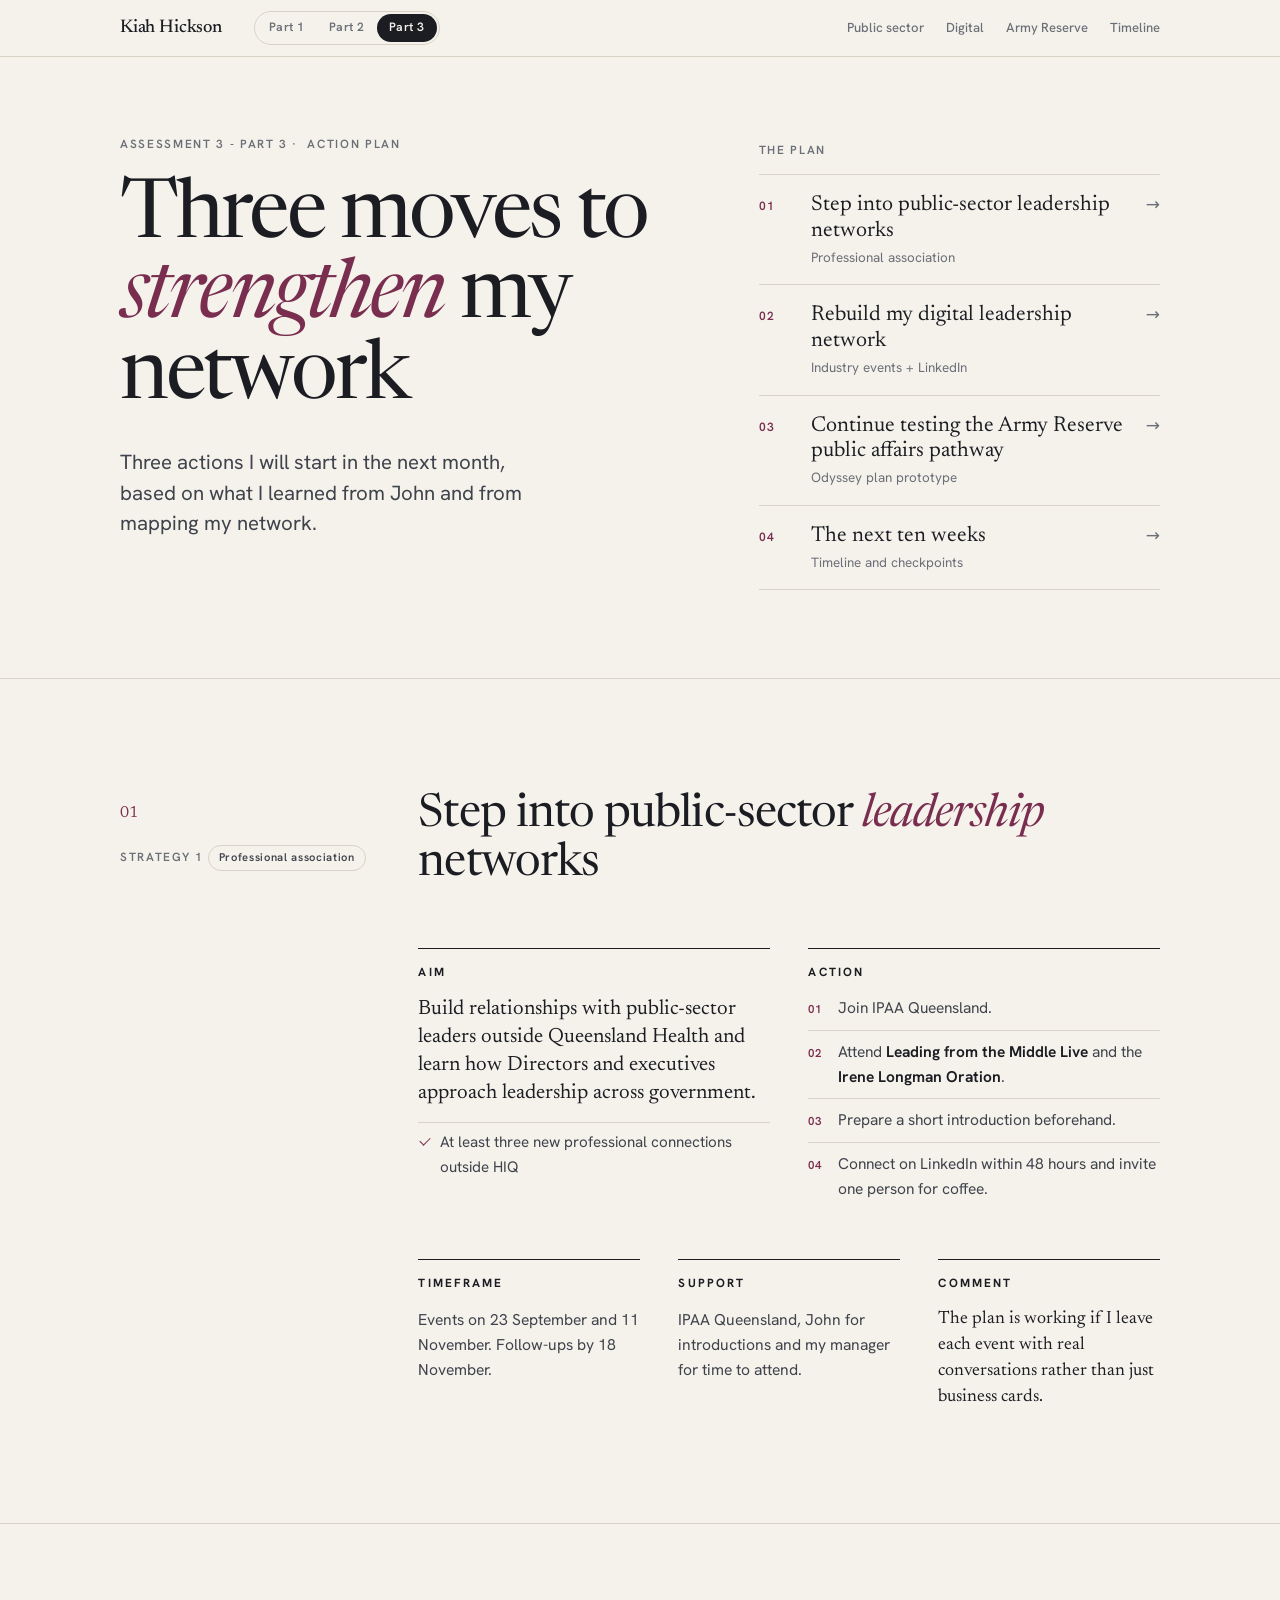
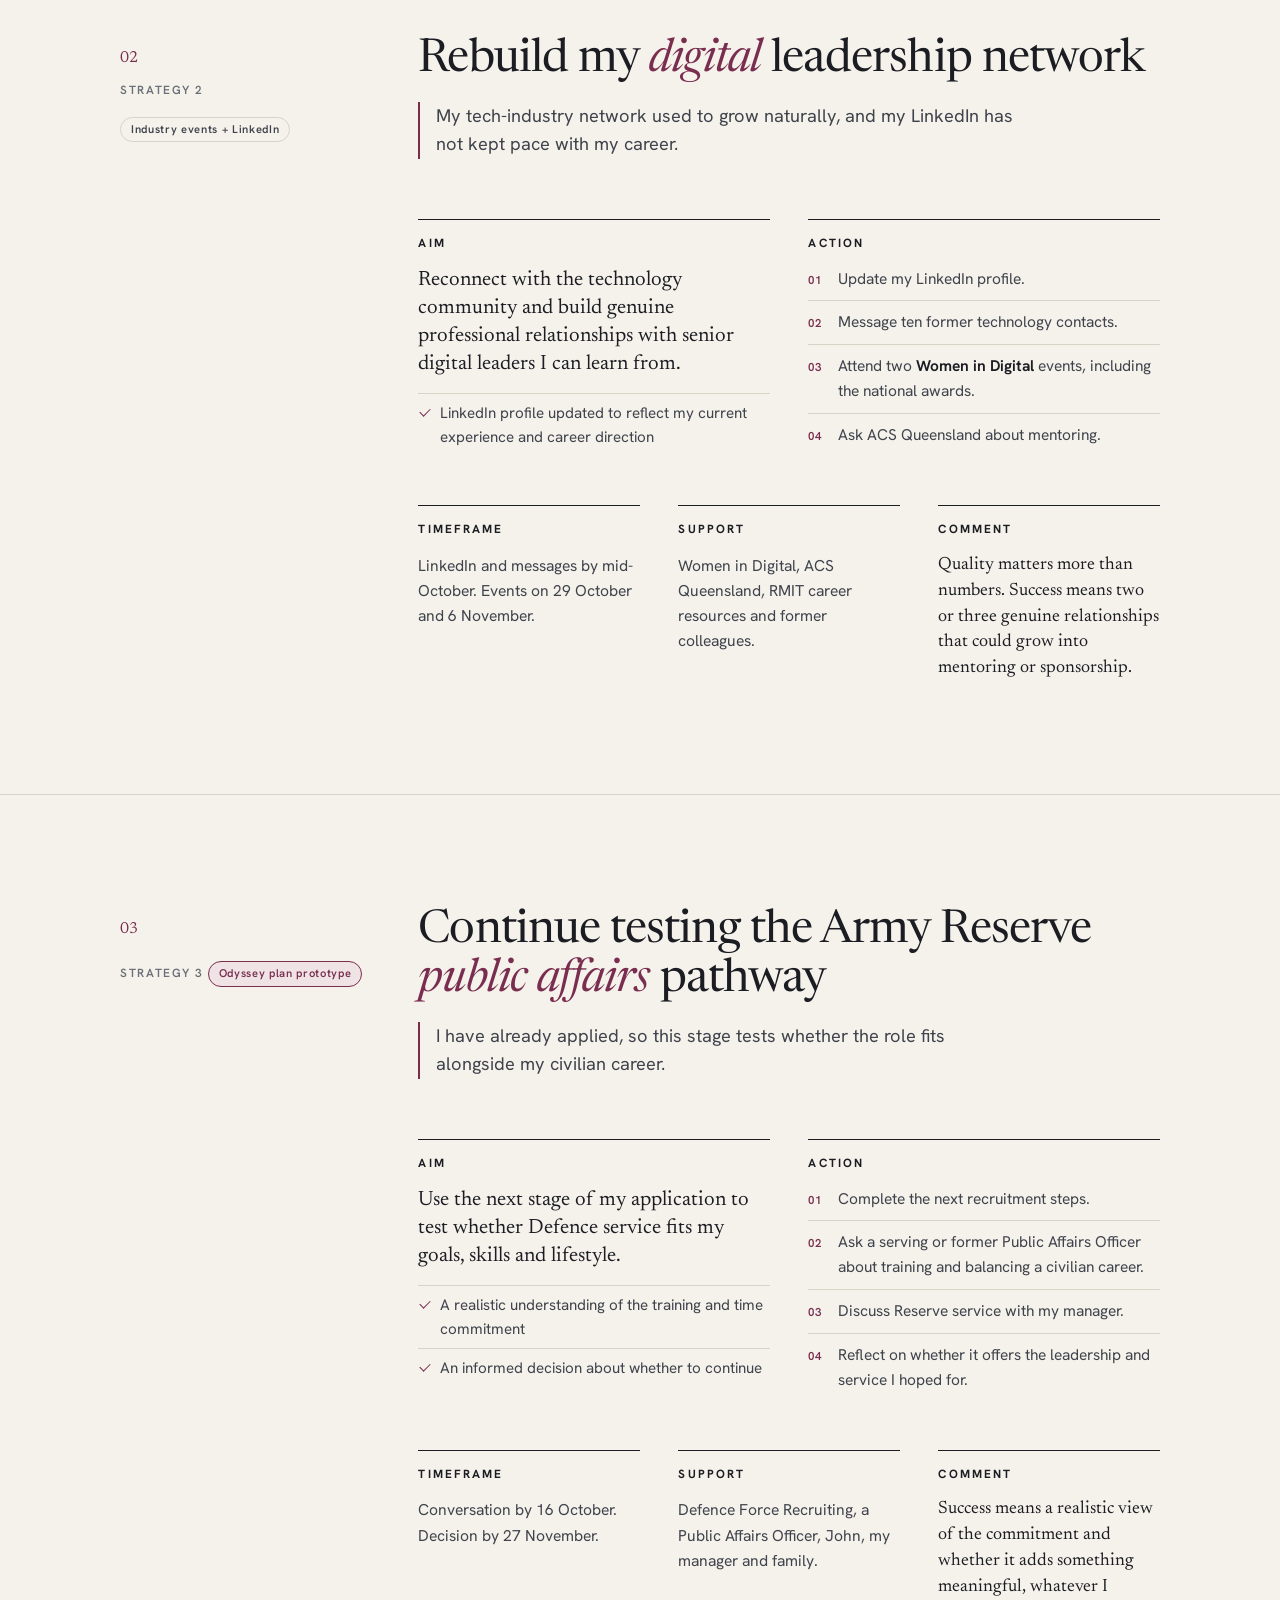
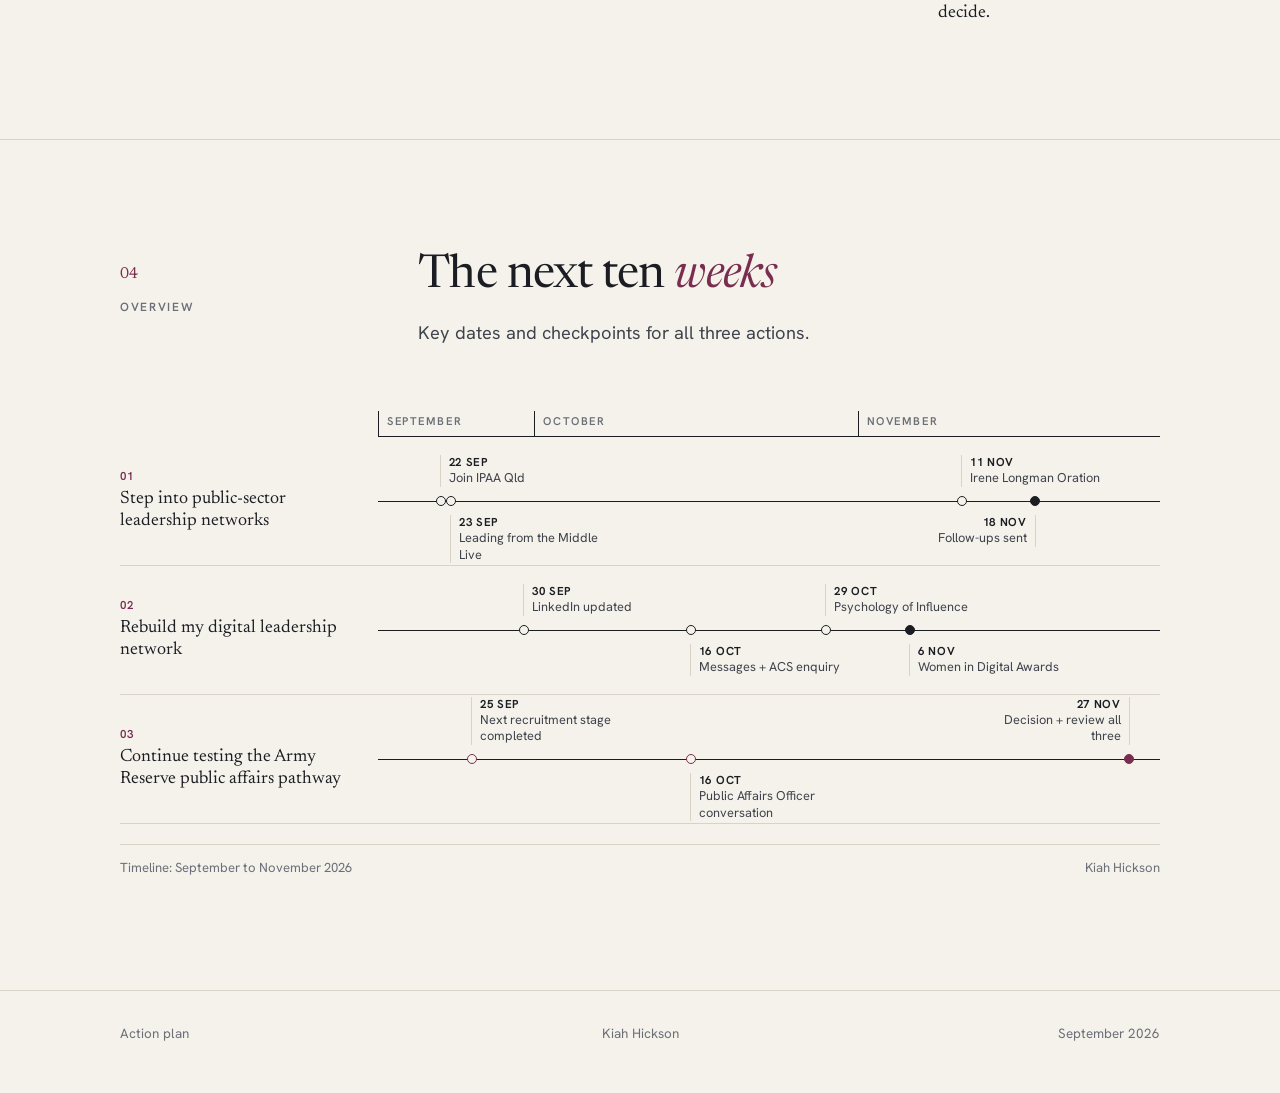
<file: part-3.html>
<!DOCTYPE html>
<html lang="en">
<head>
<meta charset="UTF-8" />
<meta name="viewport" content="width=device-width, initial-scale=1.0" />
<title>Action Plan | Kiah Hickson</title>
<link rel="stylesheet" href="styles.css" />
</head>
<body>

<header class="topbar">
  <div class="wrap">
    <a class="brand" href="index.html">Kiah Hickson</a>
    <nav class="parts" aria-label="Assessment parts">
      <a href="index.html">Part 1</a>
      <a href="part-2.html">Part 2</a>
      <a href="part-3.html" aria-current="page">Part 3</a>
    </nav>
    <nav class="topnav" aria-label="Sections">
      <a href="#public-sector">Public sector</a>
      <a href="#digital">Digital</a>
      <a href="#army">Army Reserve</a>
      <a href="#timeline">Timeline</a>
    </nav>
  </div>
</header>

<div class="hero" id="top">
  <div class="wrap hero-grid" style="align-items:start">
    <div>
      <span class="kicker">Assessment 3 - Part 3&nbsp;·&nbsp; Action Plan</span>
      <h1>Three moves to <em>strengthen</em> my network</h1>
      <p class="lead">Three actions I will start in the next month, based on what I learned from John and from mapping my network.</p>
    </div>
    <div style="padding-top:12px">
      <span class="kicker" style="display:block;margin-bottom:14px">The plan</span>
      <ol class="contents"><li><a href="#public-sector"><span><b>Step into public-sector leadership networks</b><small>Professional association</small></span></a></li><li><a href="#digital"><span><b>Rebuild my digital leadership network</b><small>Industry events + LinkedIn</small></span></a></li><li><a href="#army"><span><b>Continue testing the Army Reserve public affairs pathway</b><small>Odyssey plan prototype</small></span></a></li>
        <li><a href="#timeline"><span><b>The next ten weeks</b><small>Timeline and checkpoints</small></span></a></li>
      </ol>
    </div>
  </div>
</div>

<main>

<section id="public-sector">
  <div class="wrap sec">
    <div class="sec-label"><span class="n">01</span><span class="kicker">Strategy 1</span>
      <span class="ap-kind">Professional association</span></div>
    <div class="sec-body">
      <div class="sec-head">
        <h2>Step into public-sector <em>leadership</em> networks</h2>
        
      </div>
      <div class="ap-grid"><div class="ap-block ap-aim"><span class="ap-label">Aim</span><p class='ap-lead'>Build relationships with public-sector leaders outside Queensland Health and learn how Directors and executives approach leadership across government.</p><ul class='ap-ticks'><li>At least three new professional connections outside HIQ</li></ul></div><div class="ap-block ap-action"><span class="ap-label">Action</span><ol class='ap-steps'><li><span>Join IPAA Queensland.</span></li><li><span>Attend <b>Leading from the Middle Live</b> and the <b>Irene Longman Oration</b>.</span></li><li><span>Prepare a short introduction beforehand.</span></li><li><span>Connect on LinkedIn within 48 hours and invite one person for coffee.</span></li></ol></div><div class="ap-block ap-timeframe"><span class="ap-label">Timeframe</span><p>Events on 23 September and 11 November. Follow-ups by 18 November.</p></div><div class="ap-block ap-support"><span class="ap-label">Support</span><p>IPAA Queensland, John for introductions and my manager for time to attend.</p></div><div class="ap-block ap-comment"><span class="ap-label">Comment</span><p class='ap-eval'>The plan is working if I leave each event with real conversations rather than just business cards.</p></div></div>
    </div>
  </div>
</section>
<section id="digital">
  <div class="wrap sec">
    <div class="sec-label"><span class="n">02</span><span class="kicker">Strategy 2</span>
      <span class="ap-kind">Industry events + LinkedIn</span></div>
    <div class="sec-body">
      <div class="sec-head">
        <h2>Rebuild my <em>digital</em> leadership network</h2>
        <p class="sub ap-why">My tech-industry network used to grow naturally, and my LinkedIn has not kept pace with my career.</p>
      </div>
      <div class="ap-grid"><div class="ap-block ap-aim"><span class="ap-label">Aim</span><p class='ap-lead'>Reconnect with the technology community and build genuine professional relationships with senior digital leaders I can learn from.</p><ul class='ap-ticks'><li>LinkedIn profile updated to reflect my current experience and career direction</li></ul></div><div class="ap-block ap-action"><span class="ap-label">Action</span><ol class='ap-steps'><li><span>Update my LinkedIn profile.</span></li><li><span>Message ten former technology contacts.</span></li><li><span>Attend two <b>Women in Digital</b> events, including the national awards.</span></li><li><span>Ask ACS Queensland about mentoring.</span></li></ol></div><div class="ap-block ap-timeframe"><span class="ap-label">Timeframe</span><p>LinkedIn and messages by mid-October. Events on 29 October and 6 November.</p></div><div class="ap-block ap-support"><span class="ap-label">Support</span><p>Women in Digital, ACS Queensland, RMIT career resources and former colleagues.</p></div><div class="ap-block ap-comment"><span class="ap-label">Comment</span><p class='ap-eval'>Quality matters more than numbers. Success means two or three genuine relationships that could grow into mentoring or sponsorship.</p></div></div>
    </div>
  </div>
</section>
<section id="army">
  <div class="wrap sec">
    <div class="sec-label"><span class="n">03</span><span class="kicker">Strategy 3</span>
      <span class="ap-kind proto">Odyssey plan prototype</span></div>
    <div class="sec-body">
      <div class="sec-head">
        <h2>Continue testing the Army Reserve <em>public affairs</em> pathway</h2>
        <p class="sub ap-why">I have already applied, so this stage tests whether the role fits alongside my civilian career.</p>
      </div>
      <div class="ap-grid"><div class="ap-block ap-aim"><span class="ap-label">Aim</span><p class='ap-lead'>Use the next stage of my application to test whether Defence service fits my goals, skills and lifestyle.</p><ul class='ap-ticks'><li>A realistic understanding of the training and time commitment</li><li>An informed decision about whether to continue</li></ul></div><div class="ap-block ap-action"><span class="ap-label">Action</span><ol class='ap-steps'><li><span>Complete the next recruitment steps.</span></li><li><span>Ask a serving or former Public Affairs Officer about training and balancing a civilian career.</span></li><li><span>Discuss Reserve service with my manager.</span></li><li><span>Reflect on whether it offers the leadership and service I hoped for.</span></li></ol></div><div class="ap-block ap-timeframe"><span class="ap-label">Timeframe</span><p>Conversation by 16 October. Decision by 27 November.</p></div><div class="ap-block ap-support"><span class="ap-label">Support</span><p>Defence Force Recruiting, a Public Affairs Officer, John, my manager and family.</p></div><div class="ap-block ap-comment"><span class="ap-label">Comment</span><p class='ap-eval'>Success means a realistic view of the commitment and whether it adds something meaningful, whatever I decide.</p></div></div>
    </div>
  </div>
</section>

<section id="timeline">
  <div class="wrap">
    <div class="sec">
      <div class="sec-label"><span class="n">04</span><span class="kicker">Overview</span></div>
      <div class="sec-body">
        <div class="sec-head">
          <h2>The next ten <em>weeks</em></h2>
          <p class="sub">Key dates and checkpoints for all three actions.</p>
        </div>
      </div>
    </div>
    <figure class="map-figure">
      <div class="tl-scroll"><div class="tl"><div class="tl-head"><div></div><div class="tl-months"><span class="tl-month" style="left:0.00%">September</span><span class="tl-month" style="left:20.00%">October</span><span class="tl-month" style="left:61.33%">November</span></div></div><div class="tl-lane s1"><div class="tl-name"><span>01</span>Step into public-sector leadership networks</div><div class="tl-track"><div class="tl-pt" style="left:8.00%"><i></i><span><b>22 Sep</b>Join IPAA Qld</span></div><div class="tl-pt below" style="left:9.33%"><i></i><span><b>23 Sep</b>Leading from the Middle Live</span></div><div class="tl-pt" style="left:74.67%"><i></i><span><b>11 Nov</b>Irene Longman Oration</span></div><div class="tl-pt below end" style="left:84.00%"><i></i><span><b>18 Nov</b>Follow-ups sent</span></div></div></div><div class="tl-lane s2"><div class="tl-name"><span>02</span>Rebuild my digital leadership network</div><div class="tl-track"><div class="tl-pt" style="left:18.67%"><i></i><span><b>30 Sep</b>LinkedIn updated</span></div><div class="tl-pt below" style="left:40.00%"><i></i><span><b>16 Oct</b>Messages + ACS enquiry</span></div><div class="tl-pt" style="left:57.33%"><i></i><span><b>29 Oct</b>Psychology of Influence</span></div><div class="tl-pt below" style="left:68.00%"><i></i><span><b>6 Nov</b>Women in Digital Awards</span></div></div></div><div class="tl-lane s3"><div class="tl-name"><span>03</span>Continue testing the Army Reserve public affairs pathway</div><div class="tl-track"><div class="tl-pt" style="left:12.00%"><i></i><span><b>25 Sep</b>Next recruitment stage completed</span></div><div class="tl-pt below" style="left:40.00%"><i></i><span><b>16 Oct</b>Public Affairs Officer conversation</span></div><div class="tl-pt end" style="left:96.00%"><i></i><span><b>27 Nov</b>Decision + review all three</span></div></div></div></div></div>
      <figcaption><span>Timeline: September to November 2026</span><span class="scroll-hint">Scroll sideways to see the full timeline</span><span>Kiah Hickson</span></figcaption>
    </figure>
  </div>
</section>

</main>

<footer class="footer">
  <div class="wrap">
    <span>Action plan</span>
    <span>Kiah Hickson</span>
    <span>September 2026</span>
  </div>
</footer>

</body>
</html>
</file>
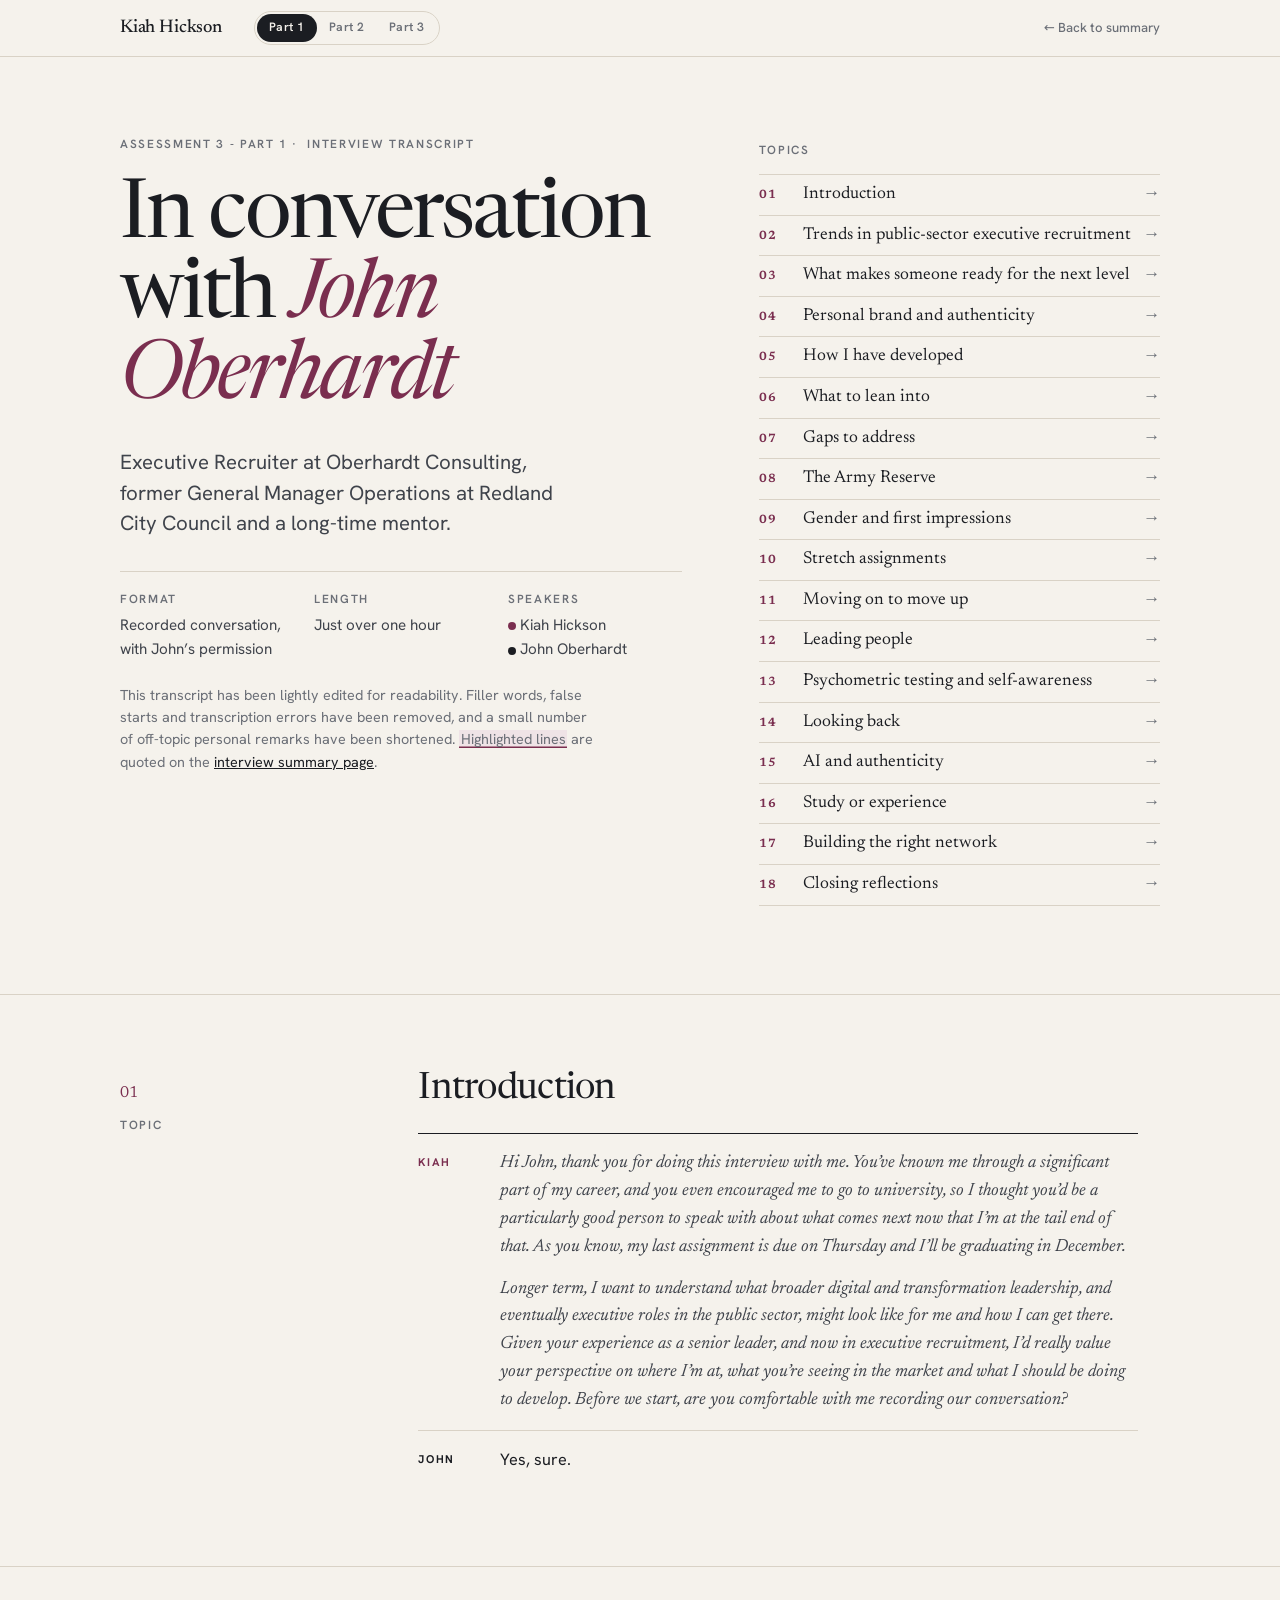
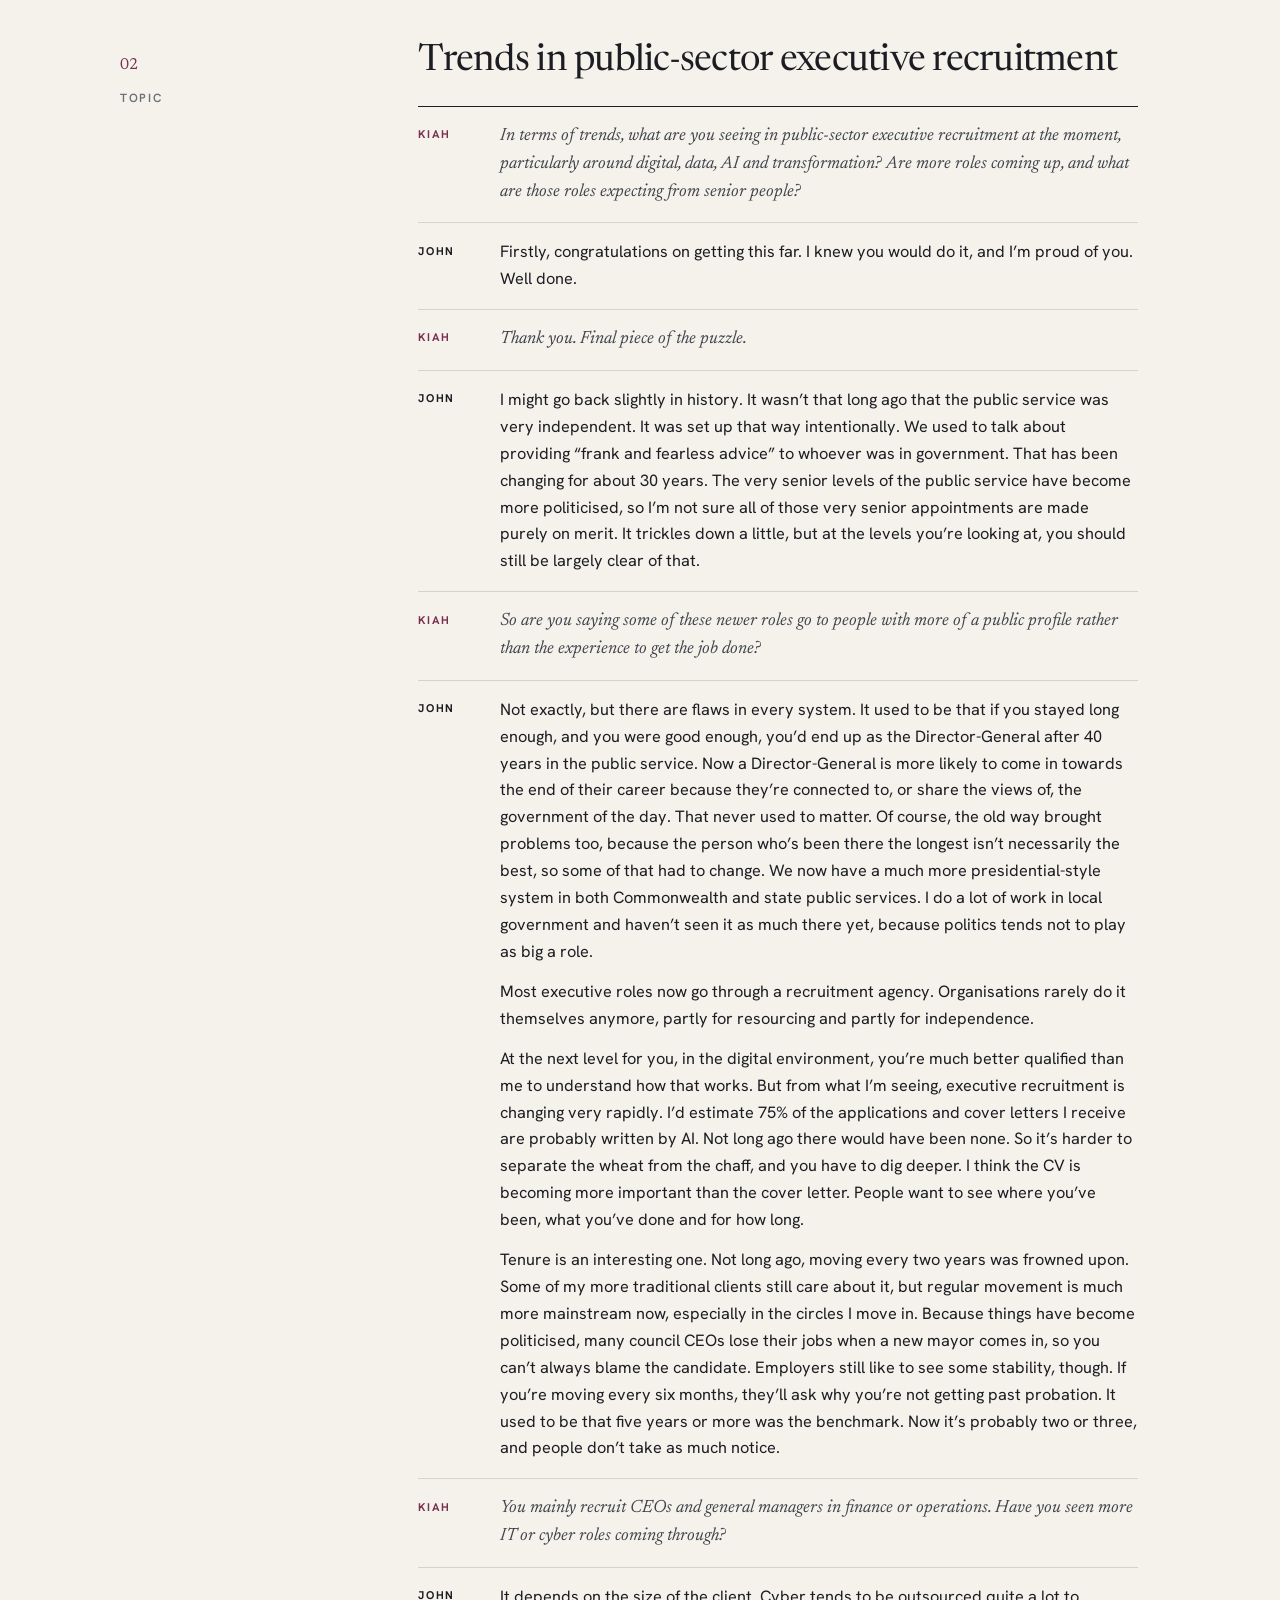
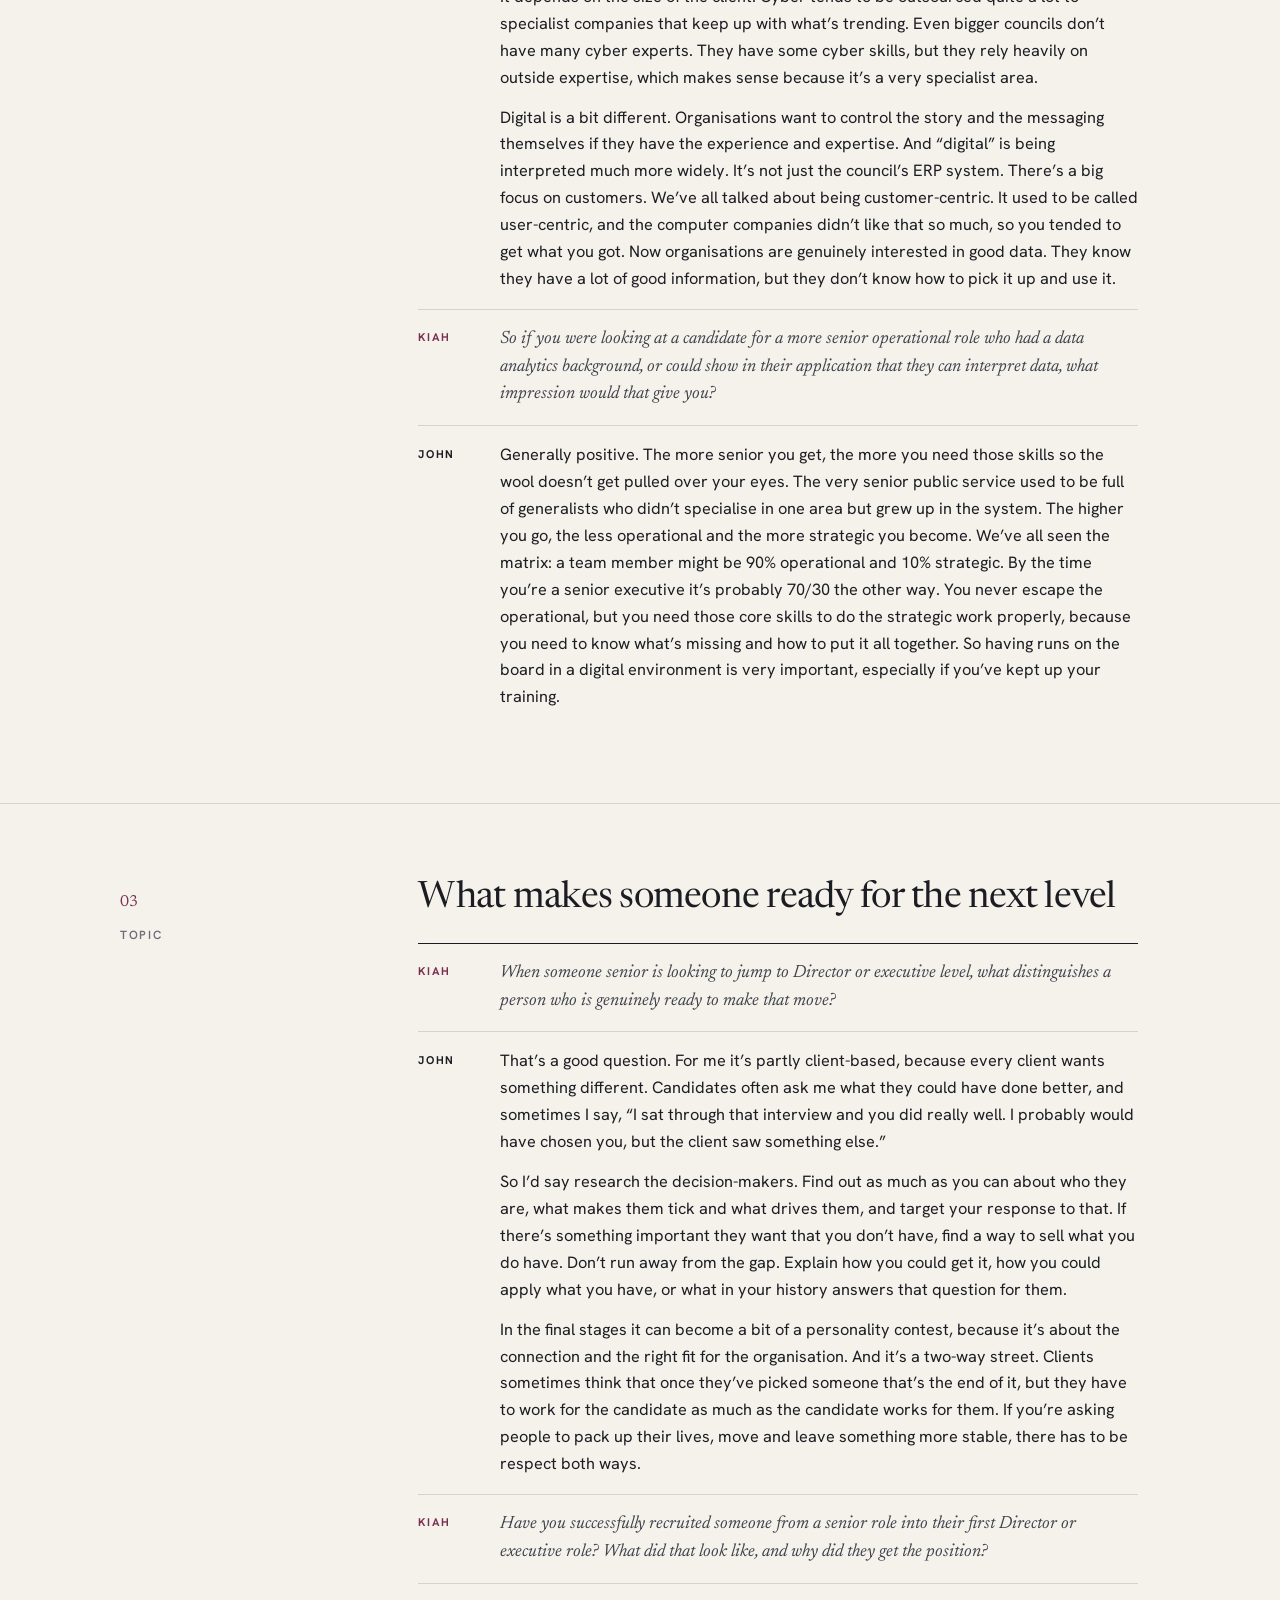
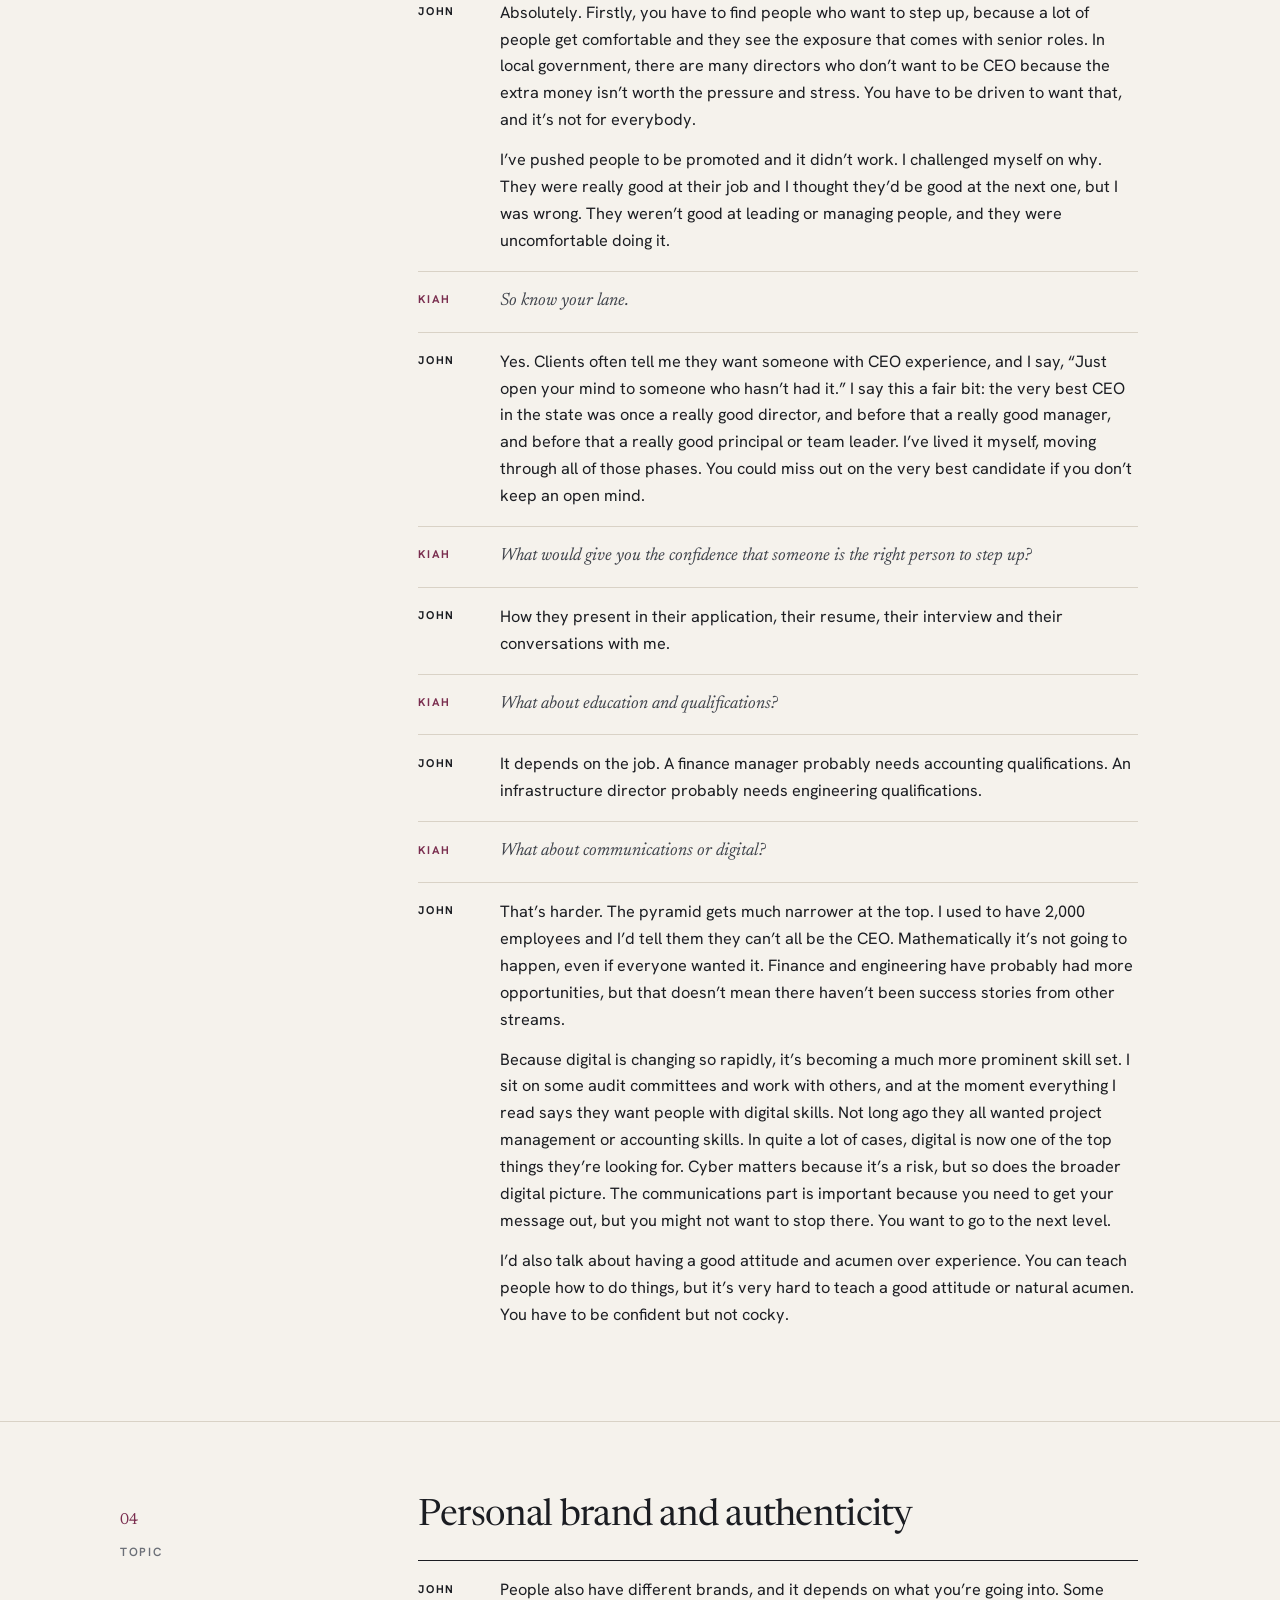
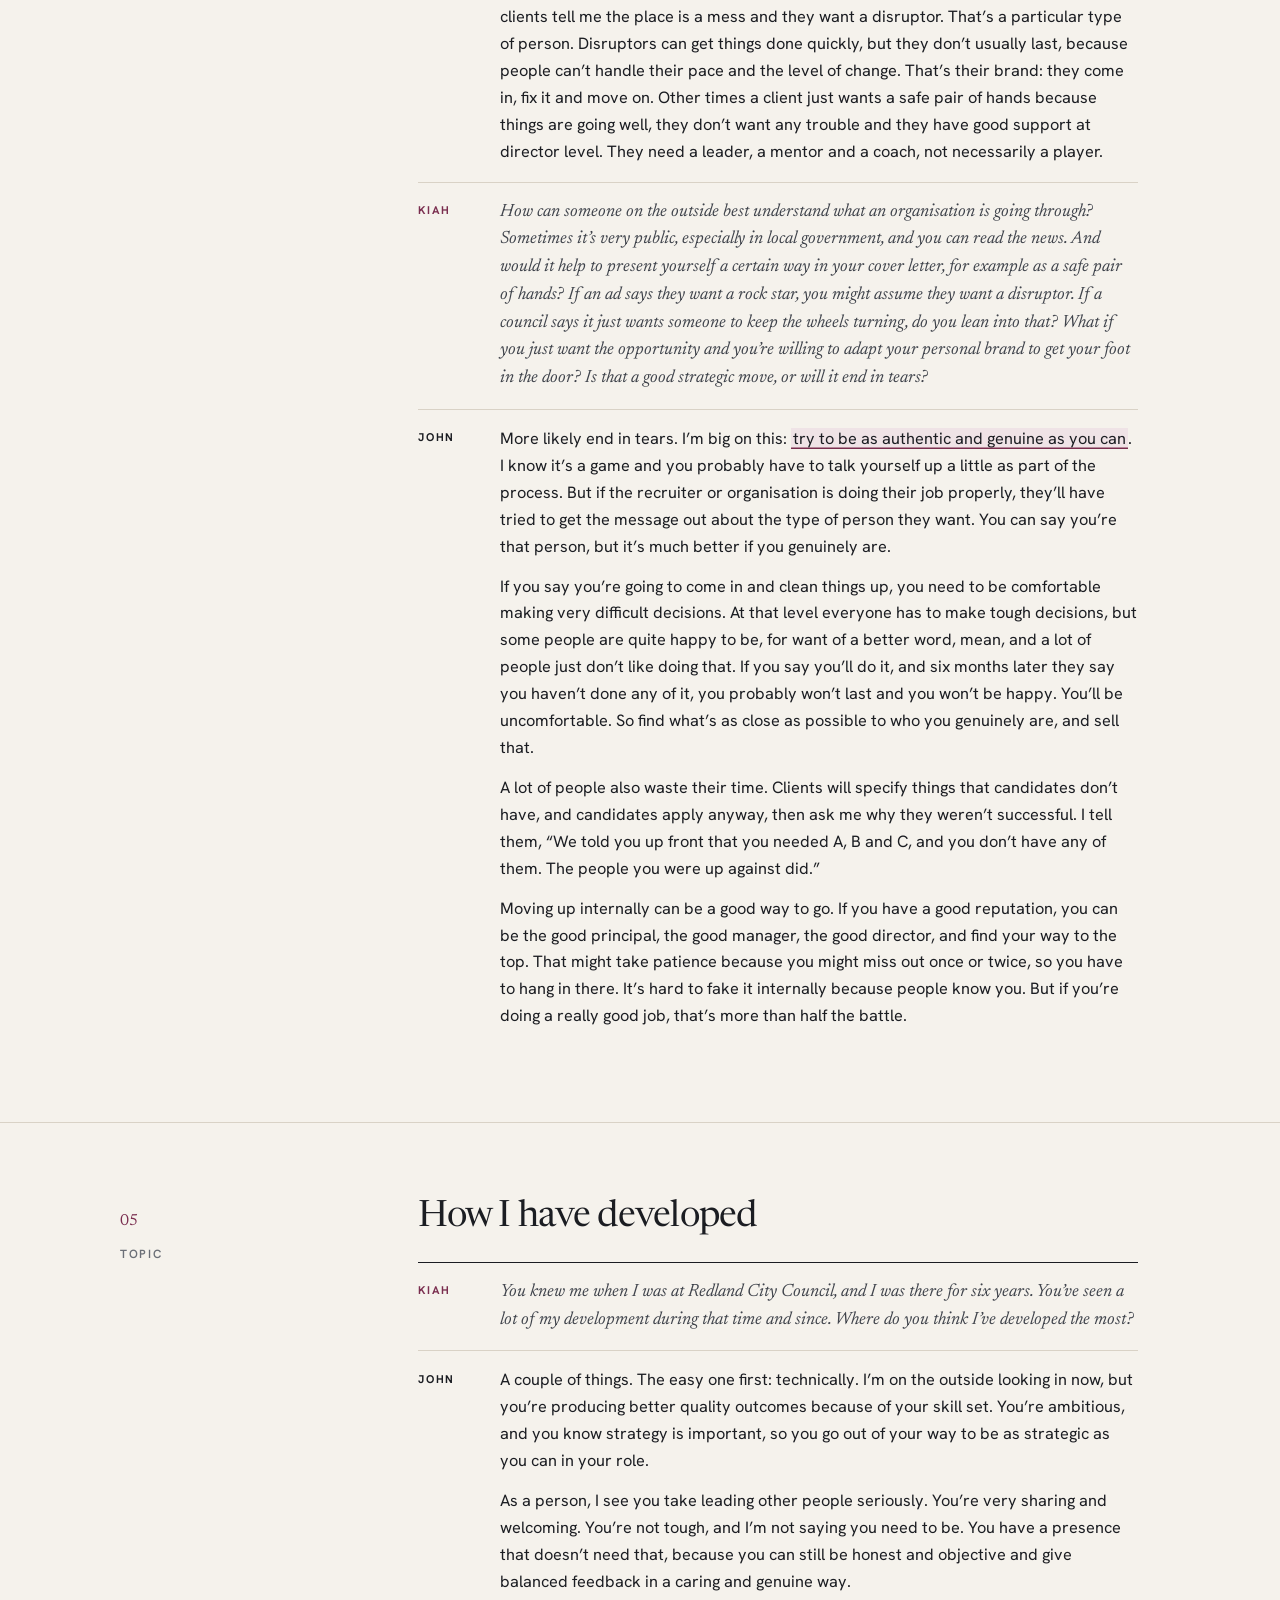
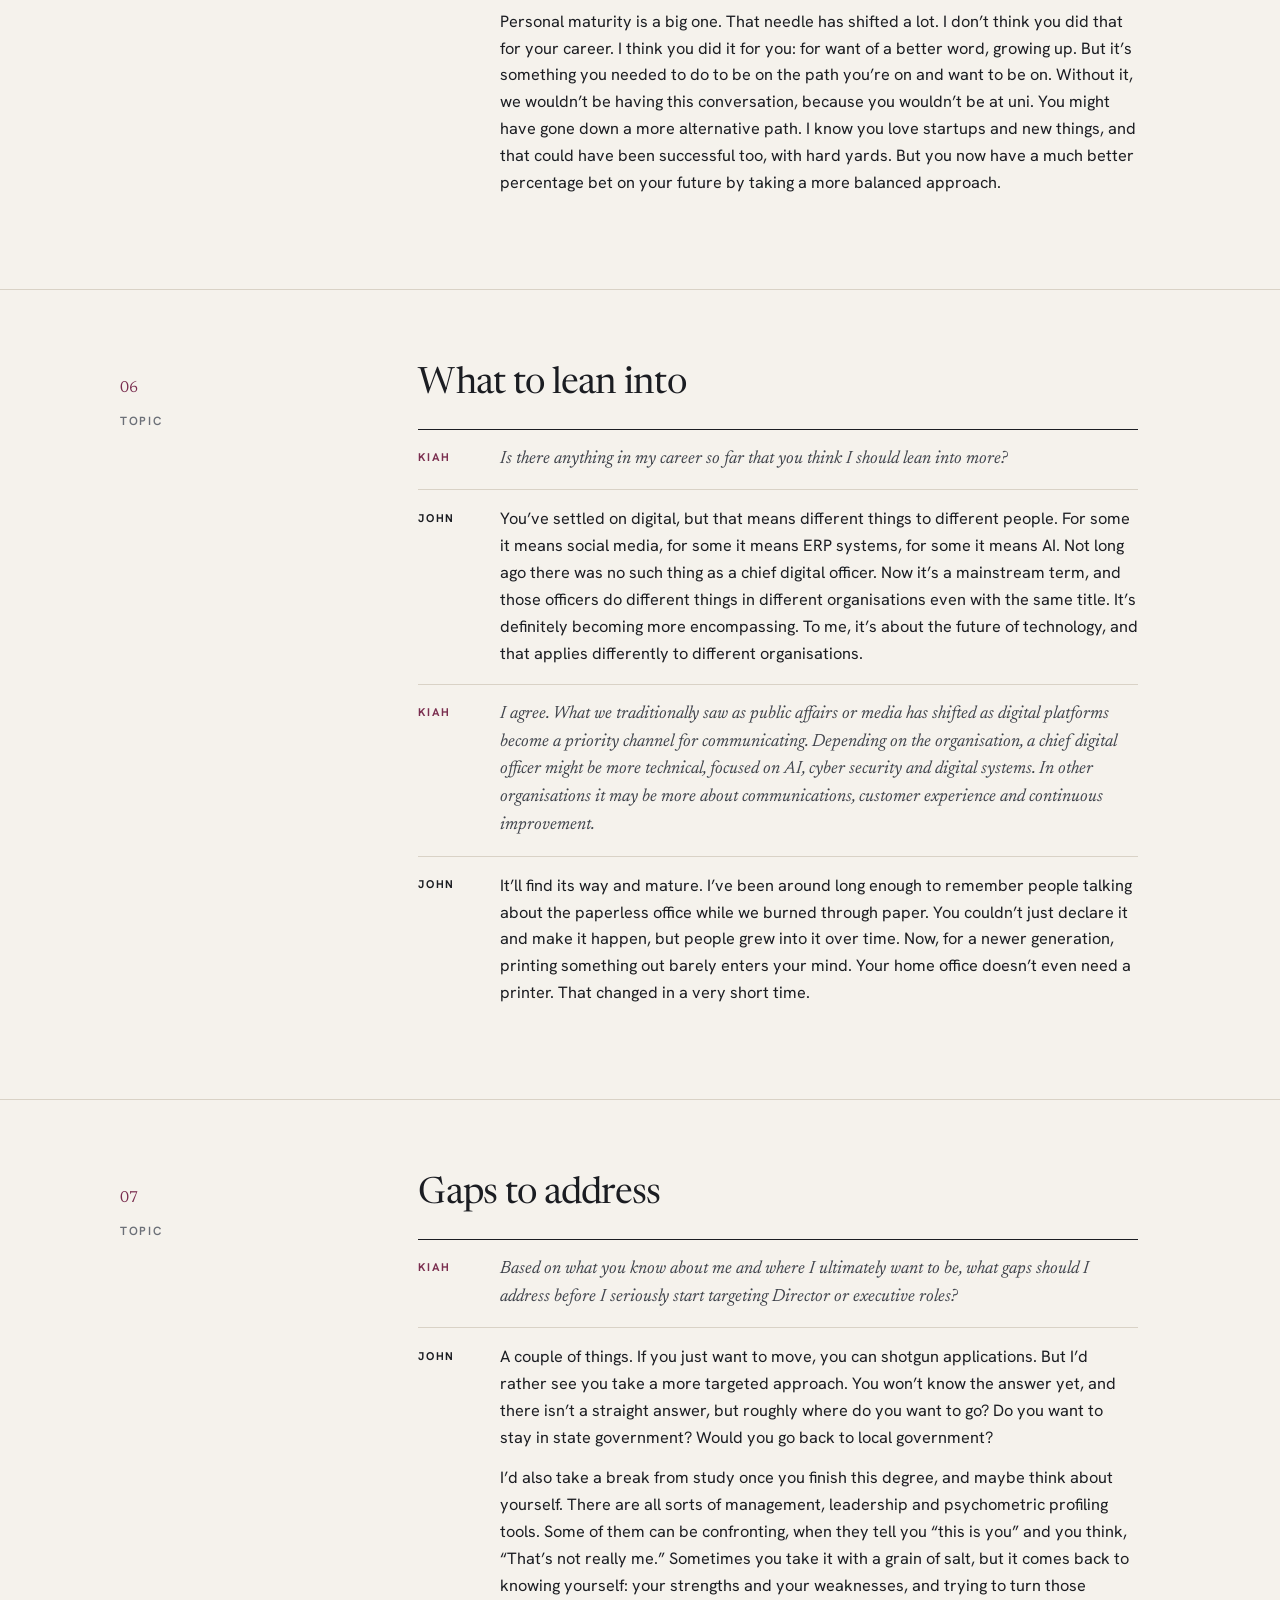
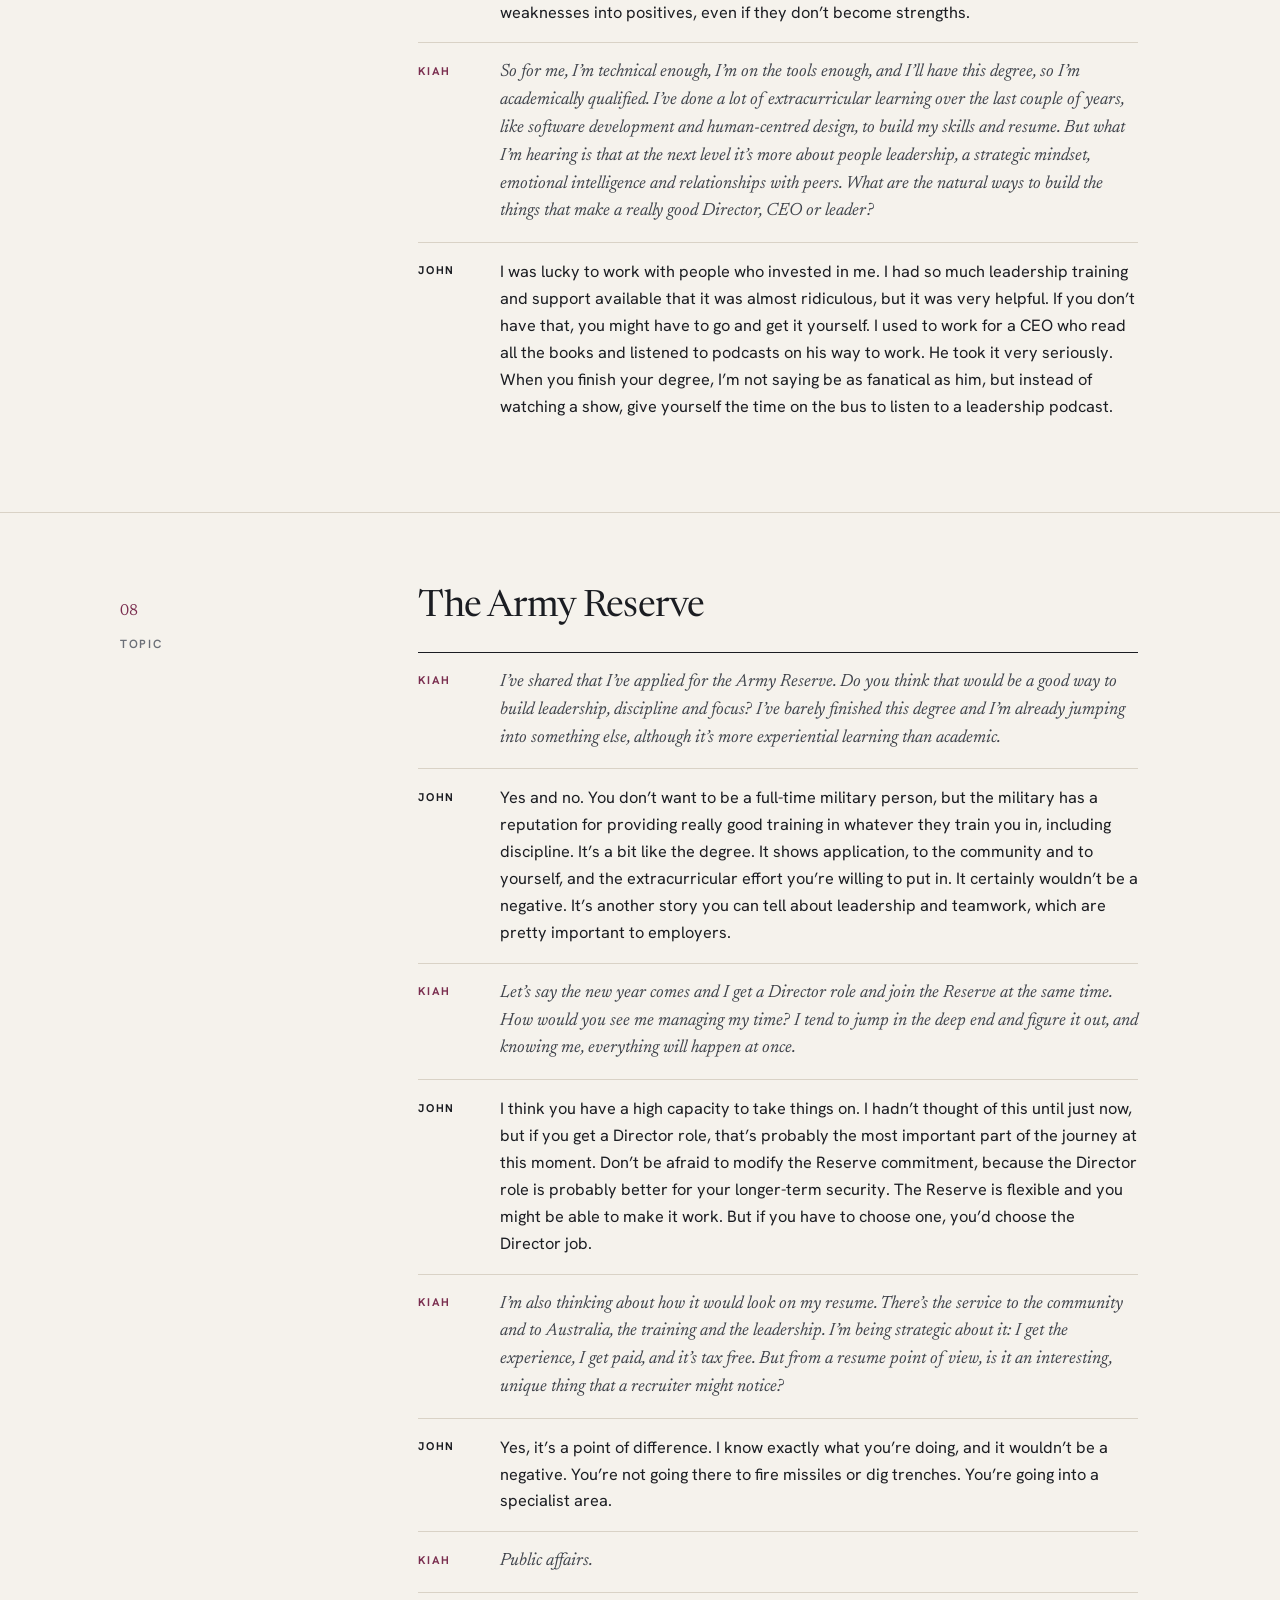
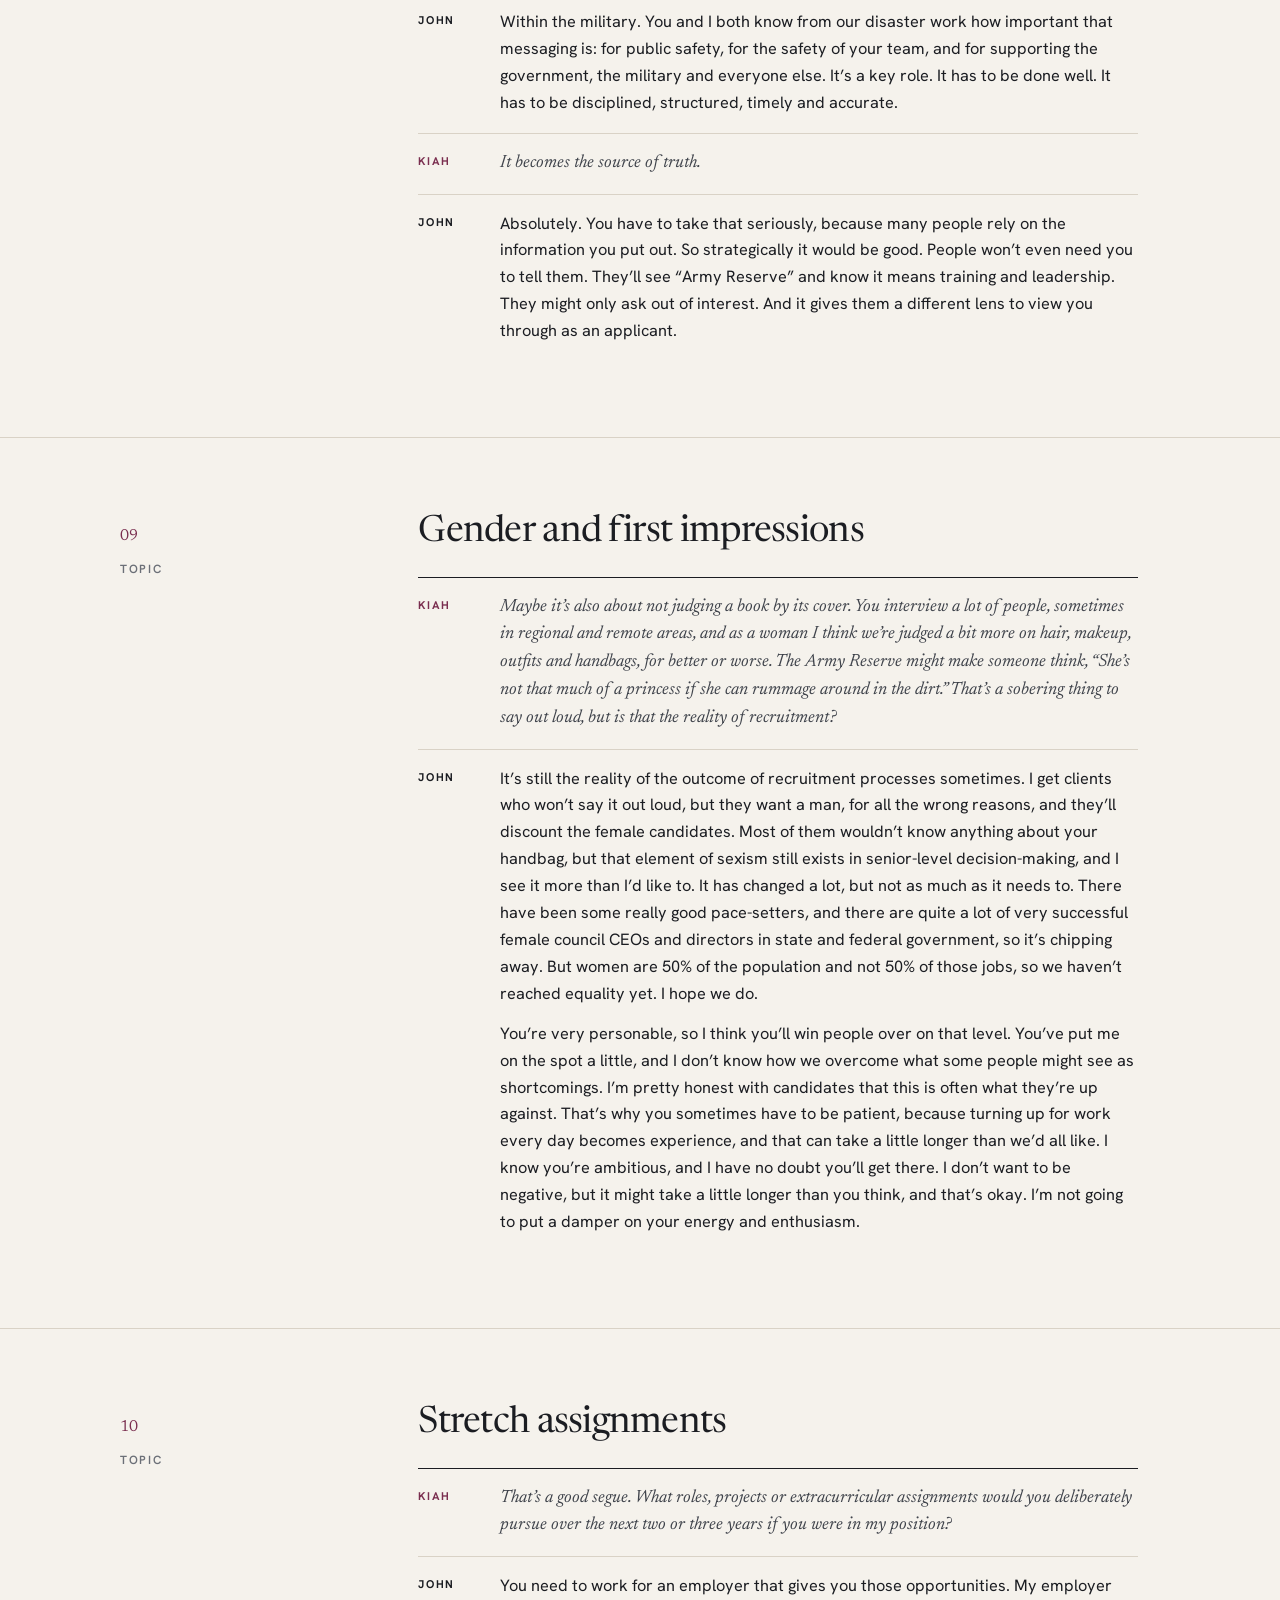
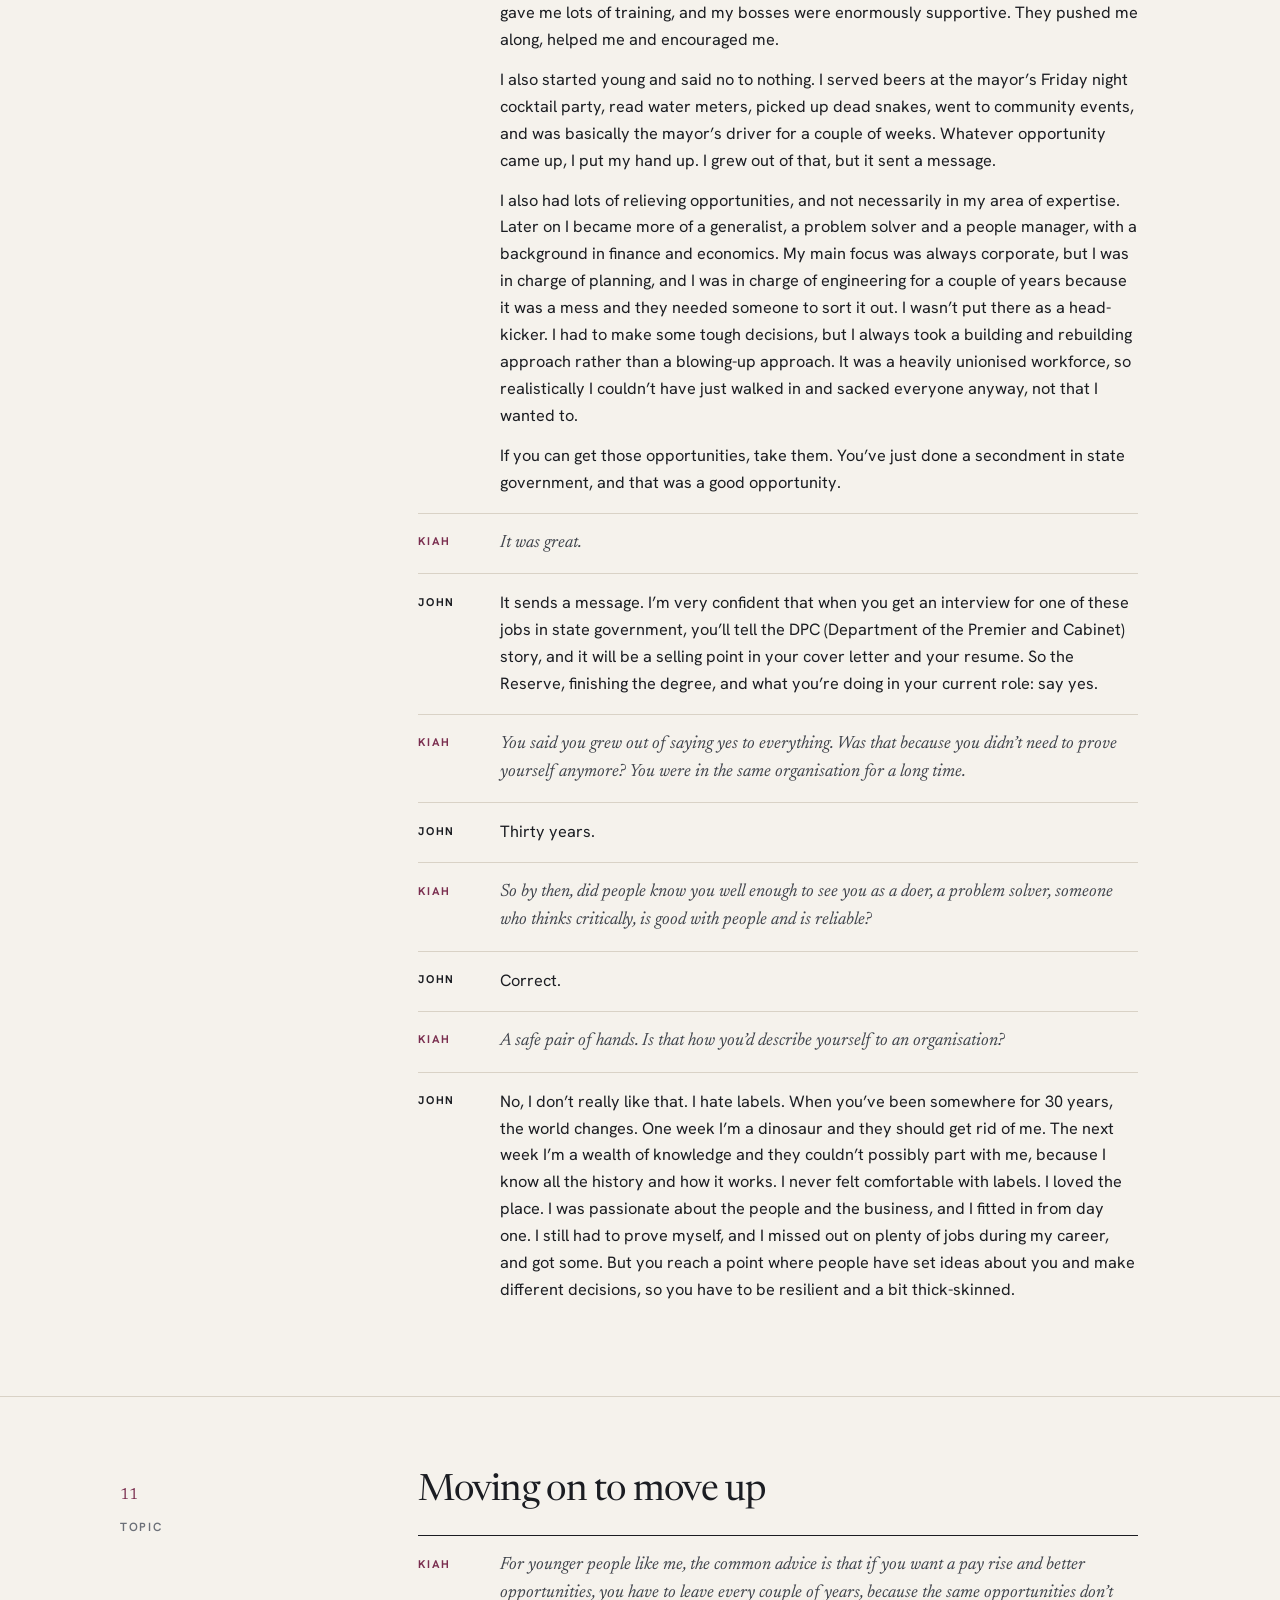
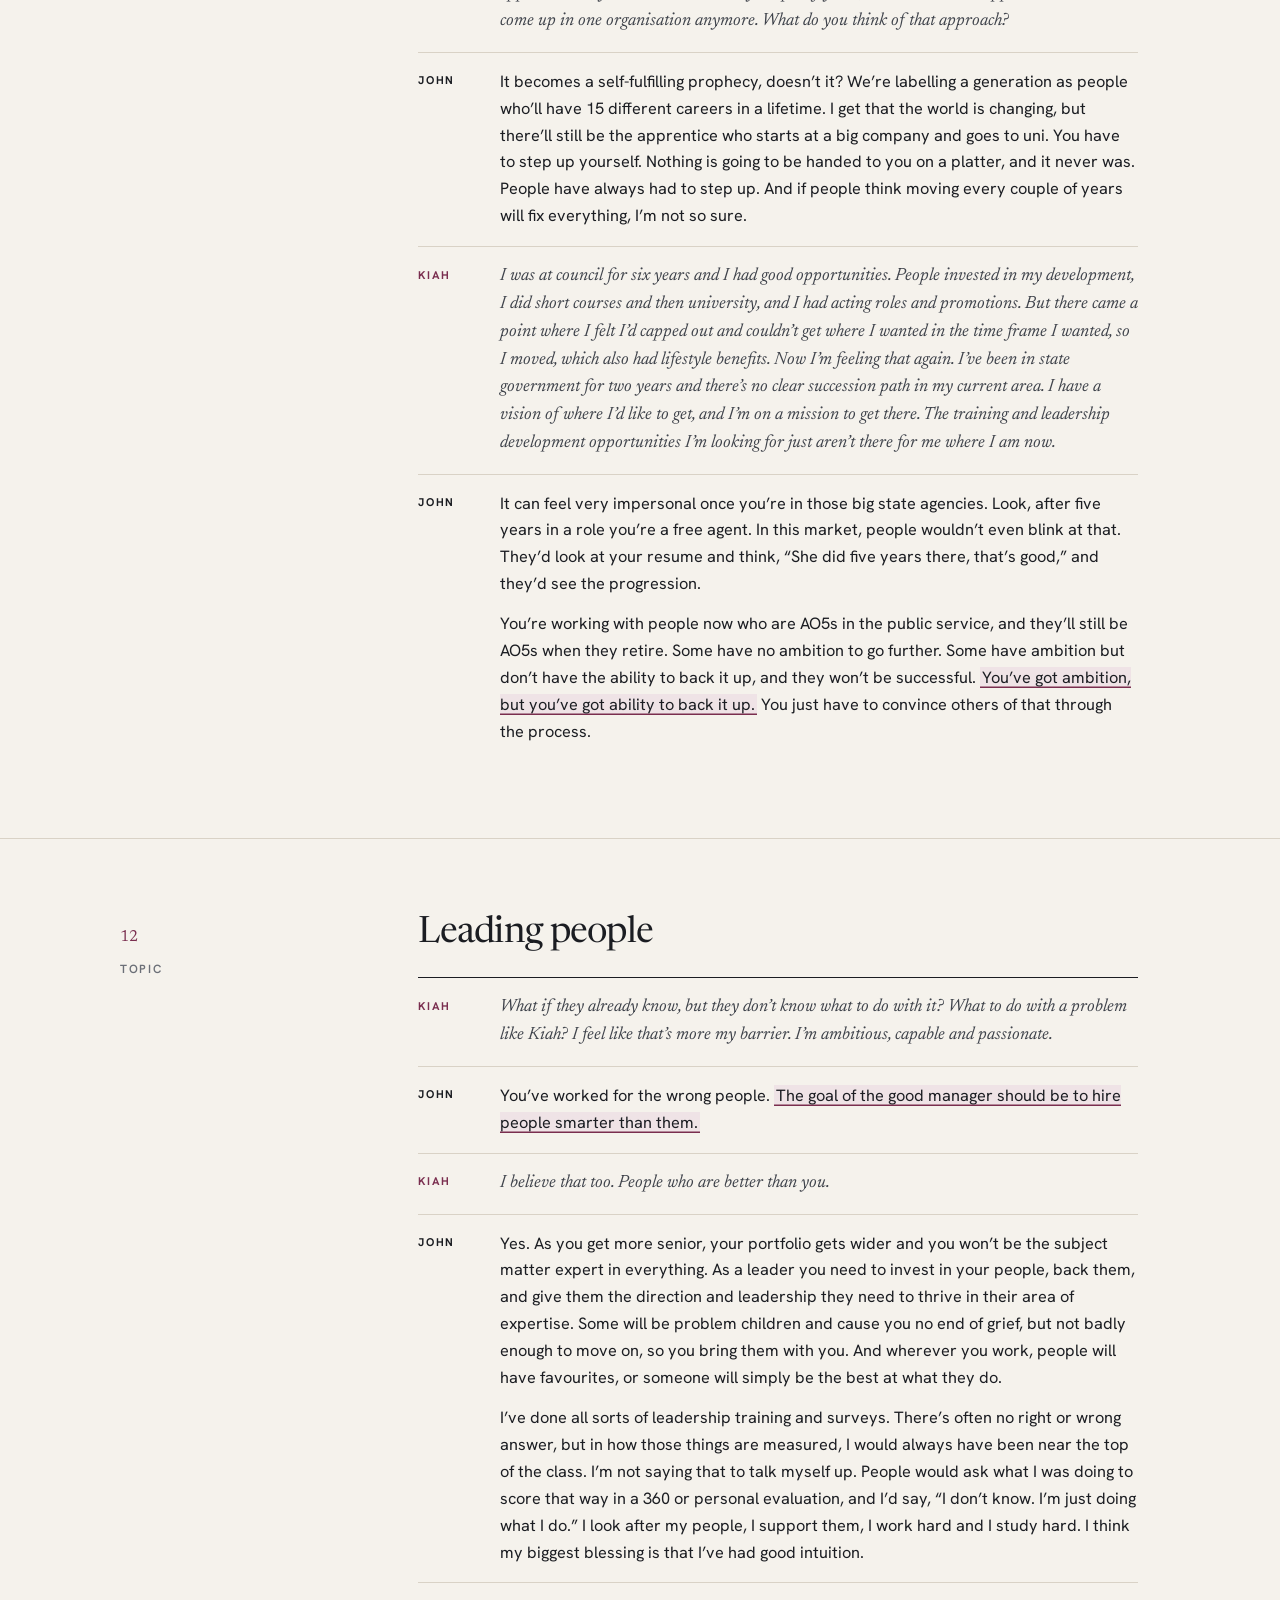
<file: transcript.html>
<!DOCTYPE html>
<html lang="en">
<head>
<meta charset="UTF-8" />
<meta name="viewport" content="width=device-width, initial-scale=1.0" />
<title>Interview Transcript | Kiah Hickson</title>
<link rel="stylesheet" href="styles.css" />
</head>
<body>

<header class="topbar">
  <div class="wrap">
    <a class="brand" href="index.html">Kiah Hickson</a>
    <nav class="parts" aria-label="Assessment parts">
      <a href="index.html" aria-current="page">Part 1</a>
      <a href="part-2.html">Part 2</a>
      <a href="part-3.html">Part 3</a>
    </nav>
    <nav class="topnav" aria-label="Page">
      <a href="index.html">← Back to summary</a>
    </nav>
  </div>
</header>

<div class="hero" id="top">
  <div class="wrap hero-grid" style="align-items:start">
    <div>
      <span class="kicker">Assessment 3 - Part 1&nbsp;·&nbsp; Interview transcript</span>
      <h1>In conversation with <em>John Oberhardt</em></h1>
      <p class="lead">Executive Recruiter at Oberhardt Consulting, former General Manager Operations at Redland City Council and a long-time mentor.</p>
      <div class="tx-meta">
        <div><span class="kicker">Format</span><p>Recorded conversation, with John’s permission</p></div>
        <div><span class="kicker">Length</span><p>Just over one hour</p></div>
        <div><span class="kicker">Speakers</span><p><span class="dot k"></span>Kiah Hickson<br><span class="dot j"></span>John Oberhardt</p></div>
      </div>
      <p class="tx-note">This transcript has been lightly edited for readability. Filler words, false starts and transcription errors have been removed, and a small number of off-topic personal remarks have been shortened. <mark>Highlighted lines</mark> are quoted on the <a href="index.html">interview summary page</a>.</p>
    </div>
    <div style="padding-top:12px">
      <span class="kicker" style="display:block;margin-bottom:14px">Topics</span>
      <ol class="contents tx-contents"><li><a href="#intro">Introduction</a></li><li><a href="#trends">Trends in public-sector executive recruitment</a></li><li><a href="#ready">What makes someone ready for the next level</a></li><li><a href="#brand">Personal brand and authenticity</a></li><li><a href="#growth">How I have developed</a></li><li><a href="#lean-in">What to lean into</a></li><li><a href="#gaps">Gaps to address</a></li><li><a href="#army">The Army Reserve</a></li><li><a href="#gender">Gender and first impressions</a></li><li><a href="#assignments">Stretch assignments</a></li><li><a href="#moving">Moving on to move up</a></li><li><a href="#leading">Leading people</a></li><li><a href="#self-awareness">Psychometric testing and self-awareness</a></li><li><a href="#looking-back">Looking back</a></li><li><a href="#ai">AI and authenticity</a></li><li><a href="#study">Study or experience</a></li><li><a href="#network">Building the right network</a></li><li><a href="#closing">Closing reflections</a></li></ol>
    </div>
  </div>
</div>

<main>

<section class="tx" id="intro">
  <div class="wrap sec">
    <div class="sec-label"><span class="n">01</span><span class="kicker">Topic</span></div>
    <div class="sec-body">
      <h2 class="tx-h">Introduction</h2>
      <div class="turns"><div class="turn k"><span class="who">Kiah</span><div class="said"><p>Hi John, thank you for doing this interview with me. You’ve known me through a significant part of my career, and you even encouraged me to go to university, so I thought you’d be a particularly good person to speak with about what comes next now that I’m at the tail end of that. As you know, my last assignment is due on Thursday and I’ll be graduating in December.</p><p>Longer term, I want to understand what broader digital and transformation leadership, and eventually executive roles in the public sector, might look like for me and how I can get there. Given your experience as a senior leader, and now in executive recruitment, I’d really value your perspective on where I’m at, what you’re seeing in the market and what I should be doing to develop. Before we start, are you comfortable with me recording our conversation?</p></div></div><div class="turn j"><span class="who">John</span><div class="said"><p>Yes, sure.</p></div></div></div>
    </div>
  </div>
</section>
<section class="tx" id="trends">
  <div class="wrap sec">
    <div class="sec-label"><span class="n">02</span><span class="kicker">Topic</span></div>
    <div class="sec-body">
      <h2 class="tx-h">Trends in public-sector executive recruitment</h2>
      <div class="turns"><div class="turn k"><span class="who">Kiah</span><div class="said"><p>In terms of trends, what are you seeing in public-sector executive recruitment at the moment, particularly around digital, data, AI and transformation? Are more roles coming up, and what are those roles expecting from senior people?</p></div></div><div class="turn j"><span class="who">John</span><div class="said"><p>Firstly, congratulations on getting this far. I knew you would do it, and I’m proud of you. Well done.</p></div></div><div class="turn k"><span class="who">Kiah</span><div class="said"><p>Thank you. Final piece of the puzzle.</p></div></div><div class="turn j"><span class="who">John</span><div class="said"><p>I might go back slightly in history. It wasn’t that long ago that the public service was very independent. It was set up that way intentionally. We used to talk about providing “frank and fearless advice” to whoever was in government. That has been changing for about 30 years. The very senior levels of the public service have become more politicised, so I’m not sure all of those very senior appointments are made purely on merit. It trickles down a little, but at the levels you’re looking at, you should still be largely clear of that.</p></div></div><div class="turn k"><span class="who">Kiah</span><div class="said"><p>So are you saying some of these newer roles go to people with more of a public profile rather than the experience to get the job done?</p></div></div><div class="turn j"><span class="who">John</span><div class="said"><p>Not exactly, but there are flaws in every system. It used to be that if you stayed long enough, and you were good enough, you’d end up as the Director-General after 40 years in the public service. Now a Director-General is more likely to come in towards the end of their career because they’re connected to, or share the views of, the government of the day. That never used to matter. Of course, the old way brought problems too, because the person who’s been there the longest isn’t necessarily the best, so some of that had to change. We now have a much more presidential-style system in both Commonwealth and state public services. I do a lot of work in local government and haven’t seen it as much there yet, because politics tends not to play as big a role.</p><p>Most executive roles now go through a recruitment agency. Organisations rarely do it themselves anymore, partly for resourcing and partly for independence.</p><p>At the next level for you, in the digital environment, you’re much better qualified than me to understand how that works. But from what I’m seeing, executive recruitment is changing very rapidly. I’d estimate 75% of the applications and cover letters I receive are probably written by AI. Not long ago there would have been none. So it’s harder to separate the wheat from the chaff, and you have to dig deeper. I think the CV is becoming more important than the cover letter. People want to see where you’ve been, what you’ve done and for how long.</p><p>Tenure is an interesting one. Not long ago, moving every two years was frowned upon. Some of my more traditional clients still care about it, but regular movement is much more mainstream now, especially in the circles I move in. Because things have become politicised, many council CEOs lose their jobs when a new mayor comes in, so you can’t always blame the candidate. Employers still like to see some stability, though. If you’re moving every six months, they’ll ask why you’re not getting past probation. It used to be that five years or more was the benchmark. Now it’s probably two or three, and people don’t take as much notice.</p></div></div><div class="turn k"><span class="who">Kiah</span><div class="said"><p>You mainly recruit CEOs and general managers in finance or operations. Have you seen more IT or cyber roles coming through?</p></div></div><div class="turn j"><span class="who">John</span><div class="said"><p>It depends on the size of the client. Cyber tends to be outsourced quite a lot to specialist companies that keep up with what’s trending. Even bigger councils don’t have many cyber experts. They have some cyber skills, but they rely heavily on outside expertise, which makes sense because it’s a very specialist area.</p><p>Digital is a bit different. Organisations want to control the story and the messaging themselves if they have the experience and expertise. And “digital” is being interpreted much more widely. It’s not just the council’s ERP system. There’s a big focus on customers. We’ve all talked about being customer-centric. It used to be called user-centric, and the computer companies didn’t like that so much, so you tended to get what you got. Now organisations are genuinely interested in good data. They know they have a lot of good information, but they don’t know how to pick it up and use it.</p></div></div><div class="turn k"><span class="who">Kiah</span><div class="said"><p>So if you were looking at a candidate for a more senior operational role who had a data analytics background, or could show in their application that they can interpret data, what impression would that give you?</p></div></div><div class="turn j"><span class="who">John</span><div class="said"><p>Generally positive. The more senior you get, the more you need those skills so the wool doesn’t get pulled over your eyes. The very senior public service used to be full of generalists who didn’t specialise in one area but grew up in the system. The higher you go, the less operational and the more strategic you become. We’ve all seen the matrix: a team member might be 90% operational and 10% strategic. By the time you’re a senior executive it’s probably 70/30 the other way. You never escape the operational, but you need those core skills to do the strategic work properly, because you need to know what’s missing and how to put it all together. So having runs on the board in a digital environment is very important, especially if you’ve kept up your training.</p></div></div></div>
    </div>
  </div>
</section>
<section class="tx" id="ready">
  <div class="wrap sec">
    <div class="sec-label"><span class="n">03</span><span class="kicker">Topic</span></div>
    <div class="sec-body">
      <h2 class="tx-h">What makes someone ready for the next level</h2>
      <div class="turns"><div class="turn k"><span class="who">Kiah</span><div class="said"><p>When someone senior is looking to jump to Director or executive level, what distinguishes a person who is genuinely ready to make that move?</p></div></div><div class="turn j"><span class="who">John</span><div class="said"><p>That’s a good question. For me it’s partly client-based, because every client wants something different. Candidates often ask me what they could have done better, and sometimes I say, “I sat through that interview and you did really well. I probably would have chosen you, but the client saw something else.”</p><p>So I’d say research the decision-makers. Find out as much as you can about who they are, what makes them tick and what drives them, and target your response to that. If there’s something important they want that you don’t have, find a way to sell what you do have. Don’t run away from the gap. Explain how you could get it, how you could apply what you have, or what in your history answers that question for them.</p><p>In the final stages it can become a bit of a personality contest, because it’s about the connection and the right fit for the organisation. And it’s a two-way street. Clients sometimes think that once they’ve picked someone that’s the end of it, but they have to work for the candidate as much as the candidate works for them. If you’re asking people to pack up their lives, move and leave something more stable, there has to be respect both ways.</p></div></div><div class="turn k"><span class="who">Kiah</span><div class="said"><p>Have you successfully recruited someone from a senior role into their first Director or executive role? What did that look like, and why did they get the position?</p></div></div><div class="turn j"><span class="who">John</span><div class="said"><p>Absolutely. Firstly, you have to find people who want to step up, because a lot of people get comfortable and they see the exposure that comes with senior roles. In local government, there are many directors who don’t want to be CEO because the extra money isn’t worth the pressure and stress. You have to be driven to want that, and it’s not for everybody.</p><p>I’ve pushed people to be promoted and it didn’t work. I challenged myself on why. They were really good at their job and I thought they’d be good at the next one, but I was wrong. They weren’t good at leading or managing people, and they were uncomfortable doing it.</p></div></div><div class="turn k"><span class="who">Kiah</span><div class="said"><p>So know your lane.</p></div></div><div class="turn j"><span class="who">John</span><div class="said"><p>Yes. Clients often tell me they want someone with CEO experience, and I say, “Just open your mind to someone who hasn’t had it.” I say this a fair bit: the very best CEO in the state was once a really good director, and before that a really good manager, and before that a really good principal or team leader. I’ve lived it myself, moving through all of those phases. You could miss out on the very best candidate if you don’t keep an open mind.</p></div></div><div class="turn k"><span class="who">Kiah</span><div class="said"><p>What would give you the confidence that someone is the right person to step up?</p></div></div><div class="turn j"><span class="who">John</span><div class="said"><p>How they present in their application, their resume, their interview and their conversations with me.</p></div></div><div class="turn k"><span class="who">Kiah</span><div class="said"><p>What about education and qualifications?</p></div></div><div class="turn j"><span class="who">John</span><div class="said"><p>It depends on the job. A finance manager probably needs accounting qualifications. An infrastructure director probably needs engineering qualifications.</p></div></div><div class="turn k"><span class="who">Kiah</span><div class="said"><p>What about communications or digital?</p></div></div><div class="turn j"><span class="who">John</span><div class="said"><p>That’s harder. The pyramid gets much narrower at the top. I used to have 2,000 employees and I’d tell them they can’t all be the CEO. Mathematically it’s not going to happen, even if everyone wanted it. Finance and engineering have probably had more opportunities, but that doesn’t mean there haven’t been success stories from other streams.</p><p>Because digital is changing so rapidly, it’s becoming a much more prominent skill set. I sit on some audit committees and work with others, and at the moment everything I read says they want people with digital skills. Not long ago they all wanted project management or accounting skills. In quite a lot of cases, digital is now one of the top things they’re looking for. Cyber matters because it’s a risk, but so does the broader digital picture. The communications part is important because you need to get your message out, but you might not want to stop there. You want to go to the next level.</p><p>I’d also talk about having a good attitude and acumen over experience. You can teach people how to do things, but it’s very hard to teach a good attitude or natural acumen. You have to be confident but not cocky.</p></div></div></div>
    </div>
  </div>
</section>
<section class="tx" id="brand">
  <div class="wrap sec">
    <div class="sec-label"><span class="n">04</span><span class="kicker">Topic</span></div>
    <div class="sec-body">
      <h2 class="tx-h">Personal brand and authenticity</h2>
      <div class="turns"><div class="turn j"><span class="who">John</span><div class="said"><p>People also have different brands, and it depends on what you’re going into. Some clients tell me the place is a mess and they want a disruptor. That’s a particular type of person. Disruptors can get things done quickly, but they don’t usually last, because people can’t handle their pace and the level of change. That’s their brand: they come in, fix it and move on. Other times a client just wants a safe pair of hands because things are going well, they don’t want any trouble and they have good support at director level. They need a leader, a mentor and a coach, not necessarily a player.</p></div></div><div class="turn k"><span class="who">Kiah</span><div class="said"><p>How can someone on the outside best understand what an organisation is going through? Sometimes it’s very public, especially in local government, and you can read the news. And would it help to present yourself a certain way in your cover letter, for example as a safe pair of hands? If an ad says they want a rock star, you might assume they want a disruptor. If a council says it just wants someone to keep the wheels turning, do you lean into that? What if you just want the opportunity and you’re willing to adapt your personal brand to get your foot in the door? Is that a good strategic move, or will it end in tears?</p></div></div><div class="turn j"><span class="who">John</span><div class="said"><p>More likely end in tears. I’m big on this: <mark title="Quoted in Part 1">try to be as authentic and genuine as you can</mark>. I know it’s a game and you probably have to talk yourself up a little as part of the process. But if the recruiter or organisation is doing their job properly, they’ll have tried to get the message out about the type of person they want. You can say you’re that person, but it’s much better if you genuinely are.</p><p>If you say you’re going to come in and clean things up, you need to be comfortable making very difficult decisions. At that level everyone has to make tough decisions, but some people are quite happy to be, for want of a better word, mean, and a lot of people just don’t like doing that. If you say you’ll do it, and six months later they say you haven’t done any of it, you probably won’t last and you won’t be happy. You’ll be uncomfortable. So find what’s as close as possible to who you genuinely are, and sell that.</p><p>A lot of people also waste their time. Clients will specify things that candidates don’t have, and candidates apply anyway, then ask me why they weren’t successful. I tell them, “We told you up front that you needed A, B and C, and you don’t have any of them. The people you were up against did.”</p><p>Moving up internally can be a good way to go. If you have a good reputation, you can be the good principal, the good manager, the good director, and find your way to the top. That might take patience because you might miss out once or twice, so you have to hang in there. It’s hard to fake it internally because people know you. But if you’re doing a really good job, that’s more than half the battle.</p></div></div></div>
    </div>
  </div>
</section>
<section class="tx" id="growth">
  <div class="wrap sec">
    <div class="sec-label"><span class="n">05</span><span class="kicker">Topic</span></div>
    <div class="sec-body">
      <h2 class="tx-h">How I have developed</h2>
      <div class="turns"><div class="turn k"><span class="who">Kiah</span><div class="said"><p>You knew me when I was at Redland City Council, and I was there for six years. You’ve seen a lot of my development during that time and since. Where do you think I’ve developed the most?</p></div></div><div class="turn j"><span class="who">John</span><div class="said"><p>A couple of things. The easy one first: technically. I’m on the outside looking in now, but you’re producing better quality outcomes because of your skill set. You’re ambitious, and you know strategy is important, so you go out of your way to be as strategic as you can in your role.</p><p>As a person, I see you take leading other people seriously. You’re very sharing and welcoming. You’re not tough, and I’m not saying you need to be. You have a presence that doesn’t need that, because you can still be honest and objective and give balanced feedback in a caring and genuine way.</p><p>Personal maturity is a big one. That needle has shifted a lot. I don’t think you did that for your career. I think you did it for you: for want of a better word, growing up. But it’s something you needed to do to be on the path you’re on and want to be on. Without it, we wouldn’t be having this conversation, because you wouldn’t be at uni. You might have gone down a more alternative path. I know you love startups and new things, and that could have been successful too, with hard yards. But you now have a much better percentage bet on your future by taking a more balanced approach.</p></div></div></div>
    </div>
  </div>
</section>
<section class="tx" id="lean-in">
  <div class="wrap sec">
    <div class="sec-label"><span class="n">06</span><span class="kicker">Topic</span></div>
    <div class="sec-body">
      <h2 class="tx-h">What to lean into</h2>
      <div class="turns"><div class="turn k"><span class="who">Kiah</span><div class="said"><p>Is there anything in my career so far that you think I should lean into more?</p></div></div><div class="turn j"><span class="who">John</span><div class="said"><p>You’ve settled on digital, but that means different things to different people. For some it means social media, for some it means ERP systems, for some it means AI. Not long ago there was no such thing as a chief digital officer. Now it’s a mainstream term, and those officers do different things in different organisations even with the same title. It’s definitely becoming more encompassing. To me, it’s about the future of technology, and that applies differently to different organisations.</p></div></div><div class="turn k"><span class="who">Kiah</span><div class="said"><p>I agree. What we traditionally saw as public affairs or media has shifted as digital platforms become a priority channel for communicating. Depending on the organisation, a chief digital officer might be more technical, focused on AI, cyber security and digital systems. In other organisations it may be more about communications, customer experience and continuous improvement.</p></div></div><div class="turn j"><span class="who">John</span><div class="said"><p>It’ll find its way and mature. I’ve been around long enough to remember people talking about the paperless office while we burned through paper. You couldn’t just declare it and make it happen, but people grew into it over time. Now, for a newer generation, printing something out barely enters your mind. Your home office doesn’t even need a printer. That changed in a very short time.</p></div></div></div>
    </div>
  </div>
</section>
<section class="tx" id="gaps">
  <div class="wrap sec">
    <div class="sec-label"><span class="n">07</span><span class="kicker">Topic</span></div>
    <div class="sec-body">
      <h2 class="tx-h">Gaps to address</h2>
      <div class="turns"><div class="turn k"><span class="who">Kiah</span><div class="said"><p>Based on what you know about me and where I ultimately want to be, what gaps should I address before I seriously start targeting Director or executive roles?</p></div></div><div class="turn j"><span class="who">John</span><div class="said"><p>A couple of things. If you just want to move, you can shotgun applications. But I’d rather see you take a more targeted approach. You won’t know the answer yet, and there isn’t a straight answer, but roughly where do you want to go? Do you want to stay in state government? Would you go back to local government?</p><p>I’d also take a break from study once you finish this degree, and maybe think about yourself. There are all sorts of management, leadership and psychometric profiling tools. Some of them can be confronting, when they tell you “this is you” and you think, “That’s not really me.” Sometimes you take it with a grain of salt, but it comes back to knowing yourself: your strengths and your weaknesses, and trying to turn those weaknesses into positives, even if they don’t become strengths.</p></div></div><div class="turn k"><span class="who">Kiah</span><div class="said"><p>So for me, I’m technical enough, I’m on the tools enough, and I’ll have this degree, so I’m academically qualified. I’ve done a lot of extracurricular learning over the last couple of years, like software development and human-centred design, to build my skills and resume. But what I’m hearing is that at the next level it’s more about people leadership, a strategic mindset, emotional intelligence and relationships with peers. What are the natural ways to build the things that make a really good Director, CEO or leader?</p></div></div><div class="turn j"><span class="who">John</span><div class="said"><p>I was lucky to work with people who invested in me. I had so much leadership training and support available that it was almost ridiculous, but it was very helpful. If you don’t have that, you might have to go and get it yourself. I used to work for a CEO who read all the books and listened to podcasts on his way to work. He took it very seriously. When you finish your degree, I’m not saying be as fanatical as him, but instead of watching a show, give yourself the time on the bus to listen to a leadership podcast.</p></div></div></div>
    </div>
  </div>
</section>
<section class="tx" id="army">
  <div class="wrap sec">
    <div class="sec-label"><span class="n">08</span><span class="kicker">Topic</span></div>
    <div class="sec-body">
      <h2 class="tx-h">The Army Reserve</h2>
      <div class="turns"><div class="turn k"><span class="who">Kiah</span><div class="said"><p>I’ve shared that I’ve applied for the Army Reserve. Do you think that would be a good way to build leadership, discipline and focus? I’ve barely finished this degree and I’m already jumping into something else, although it’s more experiential learning than academic.</p></div></div><div class="turn j"><span class="who">John</span><div class="said"><p>Yes and no. You don’t want to be a full-time military person, but the military has a reputation for providing really good training in whatever they train you in, including discipline. It’s a bit like the degree. It shows application, to the community and to yourself, and the extracurricular effort you’re willing to put in. It certainly wouldn’t be a negative. It’s another story you can tell about leadership and teamwork, which are pretty important to employers.</p></div></div><div class="turn k"><span class="who">Kiah</span><div class="said"><p>Let’s say the new year comes and I get a Director role and join the Reserve at the same time. How would you see me managing my time? I tend to jump in the deep end and figure it out, and knowing me, everything will happen at once.</p></div></div><div class="turn j"><span class="who">John</span><div class="said"><p>I think you have a high capacity to take things on. I hadn’t thought of this until just now, but if you get a Director role, that’s probably the most important part of the journey at this moment. Don’t be afraid to modify the Reserve commitment, because the Director role is probably better for your longer-term security. The Reserve is flexible and you might be able to make it work. But if you have to choose one, you’d choose the Director job.</p></div></div><div class="turn k"><span class="who">Kiah</span><div class="said"><p>I’m also thinking about how it would look on my resume. There’s the service to the community and to Australia, the training and the leadership. I’m being strategic about it: I get the experience, I get paid, and it’s tax free. But from a resume point of view, is it an interesting, unique thing that a recruiter might notice?</p></div></div><div class="turn j"><span class="who">John</span><div class="said"><p>Yes, it’s a point of difference. I know exactly what you’re doing, and it wouldn’t be a negative. You’re not going there to fire missiles or dig trenches. You’re going into a specialist area.</p></div></div><div class="turn k"><span class="who">Kiah</span><div class="said"><p>Public affairs.</p></div></div><div class="turn j"><span class="who">John</span><div class="said"><p>Within the military. You and I both know from our disaster work how important that messaging is: for public safety, for the safety of your team, and for supporting the government, the military and everyone else. It’s a key role. It has to be done well. It has to be disciplined, structured, timely and accurate.</p></div></div><div class="turn k"><span class="who">Kiah</span><div class="said"><p>It becomes the source of truth.</p></div></div><div class="turn j"><span class="who">John</span><div class="said"><p>Absolutely. You have to take that seriously, because many people rely on the information you put out. So strategically it would be good. People won’t even need you to tell them. They’ll see “Army Reserve” and know it means training and leadership. They might only ask out of interest. And it gives them a different lens to view you through as an applicant.</p></div></div></div>
    </div>
  </div>
</section>
<section class="tx" id="gender">
  <div class="wrap sec">
    <div class="sec-label"><span class="n">09</span><span class="kicker">Topic</span></div>
    <div class="sec-body">
      <h2 class="tx-h">Gender and first impressions</h2>
      <div class="turns"><div class="turn k"><span class="who">Kiah</span><div class="said"><p>Maybe it’s also about not judging a book by its cover. You interview a lot of people, sometimes in regional and remote areas, and as a woman I think we’re judged a bit more on hair, makeup, outfits and handbags, for better or worse. The Army Reserve might make someone think, “She’s not that much of a princess if she can rummage around in the dirt.” That’s a sobering thing to say out loud, but is that the reality of recruitment?</p></div></div><div class="turn j"><span class="who">John</span><div class="said"><p>It’s still the reality of the outcome of recruitment processes sometimes. I get clients who won’t say it out loud, but they want a man, for all the wrong reasons, and they’ll discount the female candidates. Most of them wouldn’t know anything about your handbag, but that element of sexism still exists in senior-level decision-making, and I see it more than I’d like to. It has changed a lot, but not as much as it needs to. There have been some really good pace-setters, and there are quite a lot of very successful female council CEOs and directors in state and federal government, so it’s chipping away. But women are 50% of the population and not 50% of those jobs, so we haven’t reached equality yet. I hope we do.</p><p>You’re very personable, so I think you’ll win people over on that level. You’ve put me on the spot a little, and I don’t know how we overcome what some people might see as shortcomings. I’m pretty honest with candidates that this is often what they’re up against. That’s why you sometimes have to be patient, because turning up for work every day becomes experience, and that can take a little longer than we’d all like. I know you’re ambitious, and I have no doubt you’ll get there. I don’t want to be negative, but it might take a little longer than you think, and that’s okay. I’m not going to put a damper on your energy and enthusiasm.</p></div></div></div>
    </div>
  </div>
</section>
<section class="tx" id="assignments">
  <div class="wrap sec">
    <div class="sec-label"><span class="n">10</span><span class="kicker">Topic</span></div>
    <div class="sec-body">
      <h2 class="tx-h">Stretch assignments</h2>
      <div class="turns"><div class="turn k"><span class="who">Kiah</span><div class="said"><p>That’s a good segue. What roles, projects or extracurricular assignments would you deliberately pursue over the next two or three years if you were in my position?</p></div></div><div class="turn j"><span class="who">John</span><div class="said"><p>You need to work for an employer that gives you those opportunities. My employer gave me lots of training, and my bosses were enormously supportive. They pushed me along, helped me and encouraged me.</p><p>I also started young and said no to nothing. I served beers at the mayor’s Friday night cocktail party, read water meters, picked up dead snakes, went to community events, and was basically the mayor’s driver for a couple of weeks. Whatever opportunity came up, I put my hand up. I grew out of that, but it sent a message.</p><p>I also had lots of relieving opportunities, and not necessarily in my area of expertise. Later on I became more of a generalist, a problem solver and a people manager, with a background in finance and economics. My main focus was always corporate, but I was in charge of planning, and I was in charge of engineering for a couple of years because it was a mess and they needed someone to sort it out. I wasn’t put there as a head-kicker. I had to make some tough decisions, but I always took a building and rebuilding approach rather than a blowing-up approach. It was a heavily unionised workforce, so realistically I couldn’t have just walked in and sacked everyone anyway, not that I wanted to.</p><p>If you can get those opportunities, take them. You’ve just done a secondment in state government, and that was a good opportunity.</p></div></div><div class="turn k"><span class="who">Kiah</span><div class="said"><p>It was great.</p></div></div><div class="turn j"><span class="who">John</span><div class="said"><p>It sends a message. I’m very confident that when you get an interview for one of these jobs in state government, you’ll tell the DPC (Department of the Premier and Cabinet) story, and it will be a selling point in your cover letter and your resume. So the Reserve, finishing the degree, and what you’re doing in your current role: say yes.</p></div></div><div class="turn k"><span class="who">Kiah</span><div class="said"><p>You said you grew out of saying yes to everything. Was that because you didn’t need to prove yourself anymore? You were in the same organisation for a long time.</p></div></div><div class="turn j"><span class="who">John</span><div class="said"><p>Thirty years.</p></div></div><div class="turn k"><span class="who">Kiah</span><div class="said"><p>So by then, did people know you well enough to see you as a doer, a problem solver, someone who thinks critically, is good with people and is reliable?</p></div></div><div class="turn j"><span class="who">John</span><div class="said"><p>Correct.</p></div></div><div class="turn k"><span class="who">Kiah</span><div class="said"><p>A safe pair of hands. Is that how you’d describe yourself to an organisation?</p></div></div><div class="turn j"><span class="who">John</span><div class="said"><p>No, I don’t really like that. I hate labels. When you’ve been somewhere for 30 years, the world changes. One week I’m a dinosaur and they should get rid of me. The next week I’m a wealth of knowledge and they couldn’t possibly part with me, because I know all the history and how it works. I never felt comfortable with labels. I loved the place. I was passionate about the people and the business, and I fitted in from day one. I still had to prove myself, and I missed out on plenty of jobs during my career, and got some. But you reach a point where people have set ideas about you and make different decisions, so you have to be resilient and a bit thick-skinned.</p></div></div></div>
    </div>
  </div>
</section>
<section class="tx" id="moving">
  <div class="wrap sec">
    <div class="sec-label"><span class="n">11</span><span class="kicker">Topic</span></div>
    <div class="sec-body">
      <h2 class="tx-h">Moving on to move up</h2>
      <div class="turns"><div class="turn k"><span class="who">Kiah</span><div class="said"><p>For younger people like me, the common advice is that if you want a pay rise and better opportunities, you have to leave every couple of years, because the same opportunities don’t come up in one organisation anymore. What do you think of that approach?</p></div></div><div class="turn j"><span class="who">John</span><div class="said"><p>It becomes a self-fulfilling prophecy, doesn’t it? We’re labelling a generation as people who’ll have 15 different careers in a lifetime. I get that the world is changing, but there’ll still be the apprentice who starts at a big company and goes to uni. You have to step up yourself. Nothing is going to be handed to you on a platter, and it never was. People have always had to step up. And if people think moving every couple of years will fix everything, I’m not so sure.</p></div></div><div class="turn k"><span class="who">Kiah</span><div class="said"><p>I was at council for six years and I had good opportunities. People invested in my development, I did short courses and then university, and I had acting roles and promotions. But there came a point where I felt I’d capped out and couldn’t get where I wanted in the time frame I wanted, so I moved, which also had lifestyle benefits. Now I’m feeling that again. I’ve been in state government for two years and there’s no clear succession path in my current area. I have a vision of where I’d like to get, and I’m on a mission to get there. The training and leadership development opportunities I’m looking for just aren’t there for me where I am now.</p></div></div><div class="turn j"><span class="who">John</span><div class="said"><p>It can feel very impersonal once you’re in those big state agencies. Look, after five years in a role you’re a free agent. In this market, people wouldn’t even blink at that. They’d look at your resume and think, “She did five years there, that’s good,” and they’d see the progression.</p><p>You’re working with people now who are AO5s in the public service, and they’ll still be AO5s when they retire. Some have no ambition to go further. Some have ambition but don’t have the ability to back it up, and they won’t be successful. <mark title="Quoted in Part 1">You’ve got ambition, but you’ve got ability to back it up.</mark> You just have to convince others of that through the process.</p></div></div></div>
    </div>
  </div>
</section>
<section class="tx" id="leading">
  <div class="wrap sec">
    <div class="sec-label"><span class="n">12</span><span class="kicker">Topic</span></div>
    <div class="sec-body">
      <h2 class="tx-h">Leading people</h2>
      <div class="turns"><div class="turn k"><span class="who">Kiah</span><div class="said"><p>What if they already know, but they don’t know what to do with it? What to do with a problem like Kiah? I feel like that’s more my barrier. I’m ambitious, capable and passionate.</p></div></div><div class="turn j"><span class="who">John</span><div class="said"><p>You’ve worked for the wrong people. <mark title="Quoted in Part 1">The goal of the good manager should be to hire people smarter than them.</mark></p></div></div><div class="turn k"><span class="who">Kiah</span><div class="said"><p>I believe that too. People who are better than you.</p></div></div><div class="turn j"><span class="who">John</span><div class="said"><p>Yes. As you get more senior, your portfolio gets wider and you won’t be the subject matter expert in everything. As a leader you need to invest in your people, back them, and give them the direction and leadership they need to thrive in their area of expertise. Some will be problem children and cause you no end of grief, but not badly enough to move on, so you bring them with you. And wherever you work, people will have favourites, or someone will simply be the best at what they do.</p><p>I’ve done all sorts of leadership training and surveys. There’s often no right or wrong answer, but in how those things are measured, I would always have been near the top of the class. I’m not saying that to talk myself up. People would ask what I was doing to score that way in a 360 or personal evaluation, and I’d say, “I don’t know. I’m just doing what I do.” I look after my people, I support them, I work hard and I study hard. I think my biggest blessing is that I’ve had good intuition.</p></div></div><div class="turn k"><span class="who">Kiah</span><div class="said"><p>So you trust your gut?</p></div></div><div class="turn j"><span class="who">John</span><div class="said"><p>I was one of those people who could find something on page 78 and say, “That just doesn’t look right to me. I’m not going to solve the problem, but you’d better have a look at page 78 and convince me it’s not wrong.” They’d find a problem. And there’s a calmness about problem solving. A military-type example: the bombs are all going off and John’s just walking ahead. I can’t even hear them. It’s white noise. “This is where I want to get to. You keep doing that, but I’m not getting involved.”</p></div></div></div>
    </div>
  </div>
</section>
<section class="tx" id="self-awareness">
  <div class="wrap sec">
    <div class="sec-label"><span class="n">13</span><span class="kicker">Topic</span></div>
    <div class="sec-body">
      <h2 class="tx-h">Psychometric testing and self-awareness</h2>
      <div class="turns"><div class="turn k"><span class="who">Kiah</span><div class="said"><p>We talked about psychometric evaluations and whether they’re useful. There are so many out there, like Myers-Briggs, and I know my personality types. I just did a psychometric test for the Defence Force and could see where I lean, although I haven’t had my results yet. When you have candidates do them, you probably have a type of person in mind for the job. What happens if someone looks right at first glance but their results say otherwise? How reliable are they, do candidates get their results, and what’s the value?</p></div></div><div class="turn j"><span class="who">John</span><div class="said"><p>Sometimes I see the outcomes. I think people would be surprised how little emphasis gets placed on them, and I’m not saying that’s right. Picture a big Venn diagram with an average blob in the middle. Most people sit in the blob, and most people in the blob can find a way to manage their way through. It doesn’t raise red flags, and you’ll usually sail through. If you’re out in the other circles, that requires further investigation into that person’s personality type. Roughly 70% of people are in the blob. The other 30% are out on their own, sometimes exactly where the client wants them for a particular skill set.</p><p>It’s hard to change those outcomes over time, so it’s about knowing yourself and knowing your weaknesses. Not your academic skills, but your personality. What am I not good at? I recently worked with a CEO who didn’t need much recognition himself, but his people did, and because he didn’t need it, he never gave it. I said, “If you’re not going to do it, get someone who will. Fill the gap. Have a conversation with your HR manager. Tell them you’re not good at recognition and ask them to drag you along. Get them to organise a morning tea to thank Kiah and make you come.” He knows he’s not good at it, but his people need it. That’s not something that would stop him getting the CEO job, but it is understanding yourself. When you have that realisation, even if you don’t personally do better, you get better outcomes. People are more satisfied, they like the recognition, they work harder, and you get productivity for nothing.</p></div></div><div class="turn k"><span class="who">Kiah</span><div class="said"><p>That comes back to the classic interview question about your weaknesses, where everyone says they’re a perfectionist. What you’re saying is that if you really know yourself and are honest about it, leadership isn’t about being all things to everyone. It’s about finding the right people to help build a better team culture.</p></div></div><div class="turn j"><span class="who">John</span><div class="said"><p>I used to do this with my team. They were all different. Some professions or backgrounds come with a reputation, and I had people working for me whose first language wasn’t English, so people formed impressions that were probably wrong, and we had to make that work. I was looking for balance. I didn’t want everyone in my team to be the same. It was about understanding the differences in the team so we could support each other and communicate in the way each person needed. You need someone strategic, someone in the detail, and someone high on emotional intelligence who gives people cuddles, metaphorically. Imagine all of those things coming to the table. History says you’ll make better decisions. A team should be looking for where you can fill its gaps.</p></div></div></div>
    </div>
  </div>
</section>
<section class="tx" id="looking-back">
  <div class="wrap sec">
    <div class="sec-label"><span class="n">14</span><span class="kicker">Topic</span></div>
    <div class="sec-body">
      <h2 class="tx-h">Looking back</h2>
      <div class="turns"><div class="turn k"><span class="who">Kiah</span><div class="said"><p>Looking back, what do you know now about leadership and career progression that you wish you’d understood earlier?</p></div></div><div class="turn j"><span class="who">John</span><div class="said"><p>That’s hard to answer, because I feel I got pretty lucky and I’m happy with how it turned out. If I’d told my younger self that this would be the endgame, I would have considered myself very successful.</p></div></div><div class="turn k"><span class="who">Kiah</span><div class="said"><p>I’d agree. Do you feel you reached your leadership positions at the right time, or do you wish they’d come sooner?</p></div></div><div class="turn j"><span class="who">John</span><div class="said"><p>I think the timing was generally pretty good. I missed out on jobs I thought I should have got, and looking back, I probably wasn’t ready. Sometimes I was wrong about that too. Perseverance matters. The thing I look back on is the time I put in. I was really married to the job for too long, and I can’t get that time back. I had to work hard and put in extra effort, but I probably did more than I needed to.</p></div></div></div>
    </div>
  </div>
</section>
<section class="tx" id="ai">
  <div class="wrap sec">
    <div class="sec-label"><span class="n">15</span><span class="kicker">Topic</span></div>
    <div class="sec-body">
      <h2 class="tx-h">AI and authenticity</h2>
      <div class="turns"><div class="turn j"><span class="who">John</span><div class="said"><p>During this interview I’ve been thinking that everything is becoming so fake. Your question about the right answer to interview questions triggered me. People are going to ChatGPT and asking what questions they’ll be asked and what the right answers are, and then they give that answer even though it’s a complete fabrication of what they’d actually do. I had lunch with someone involved in AI in Australia, and he said there’ll be work for people like me to sort through it all, because some candidates will never have seen, produced or done the thing in practice. They’ll be relying on someone or something else. It’s going to be very hard to find out who the real people are in recruitment.</p></div></div><div class="turn k"><span class="who">Kiah</span><div class="said"><p>So internal candidates may become more valuable, because at least you know them. And there’s bias too. Someone charismatic can talk the talk and give the ideal answer with no real idea, while someone else has the substance but isn’t as extroverted.</p></div></div><div class="turn j"><span class="who">John</span><div class="said"><p>Sadly, that happens every day. It usually ends in tears, because they can’t keep it up day to day. It’s not genuine, because it’s not them. But yes, there are people getting jobs purely on talk, and it’s not a good thing.</p></div></div><div class="turn k"><span class="who">Kiah</span><div class="said"><p>So that’s where authenticity comes through, and maybe unique experiences like the Army Reserve help someone seem more interesting, so an interviewer wants to know more.</p></div></div><div class="turn j"><span class="who">John</span><div class="said"><p>It says you’ve given up some of your weekends and you’re committed to a greater good. Strategically, it could be a good thing.</p></div></div></div>
    </div>
  </div>
</section>
<section class="tx" id="study">
  <div class="wrap sec">
    <div class="sec-label"><span class="n">16</span><span class="kicker">Topic</span></div>
    <div class="sec-body">
      <h2 class="tx-h">Study or experience</h2>
      <div class="turns"><div class="turn j"><span class="who">John</span><div class="said"><p>I wouldn’t do any more study at the moment, but eventually you might have to.</p></div></div><div class="turn k"><span class="who">Kiah</span><div class="said"><p>You did an MBA while working, with your workplace’s support. Should I consider an MBA as part of my next step? Would it strengthen my position for executive roles, or should I prioritise more experience first?</p></div></div><div class="turn j"><span class="who">John</span><div class="said"><p>It’ll be both. I just don’t want you to do it right now, in the very short term. It would be good if you could work somewhere that would pay for or sponsor it. You’ve got your digital expertise and this degree. That’s the baseline. When we talked about generalist skills, employers don’t want you to be an accountant, but in senior roles you have to manage budgets, people and resources. That’s leadership, finance and budgeting, and that’s what an MBA is likely to focus on, because it’s a gap for professionals of every kind. Accountants, economists, engineers and health professionals running hospitals trained to be experts in their field, not leaders of 1,000 people, but that’s where they end up. They need that training, but ideally we’d find a way for yours to be sponsored.</p></div></div><div class="turn k"><span class="who">Kiah</span><div class="said"><p>So maybe in the future, but not right now. Let’s see how far I can progress in the next year or two. If I can secure a position without it, that would be my preference, unless it’s a specific tech-focused MBA.</p></div></div><div class="turn j"><span class="who">John</span><div class="said"><p>You do love your tech. What about graduate certificates? They’re much shorter and you can squeeze them in. So eventually, but not right now.</p><p>Realistically, if we’re staying in state government and the right Director opportunity came up, that’s your long-term goal too, but what would you do after that?</p></div></div><div class="turn k"><span class="who">Kiah</span><div class="said"><p>Executive Director. Chief Digital Officer.</p></div></div><div class="turn j"><span class="who">John</span><div class="said"><p>So there are other steps in that process. I’m not saying don’t look for those opportunities, and we wouldn’t dismiss them, but the next level up from where you are is probably the next safe step.</p></div></div><div class="turn k"><span class="who">Kiah</span><div class="said"><p>I agree. I feel the only way I’d get higher than that is through a warm lead, where someone in that department knew me, my work standard and what I’m capable of, and supported me.</p></div></div><div class="turn j"><span class="who">John</span><div class="said"><p>I agree, and you haven’t got that just yet. That can take time. Some of the people you work with have grown up in that system. You haven’t. You’re relatively new, and it takes a while.</p></div></div></div>
    </div>
  </div>
</section>
<section class="tx" id="network">
  <div class="wrap sec">
    <div class="sec-label"><span class="n">17</span><span class="kicker">Topic</span></div>
    <div class="sec-body">
      <h2 class="tx-h">Building the right network</h2>
      <div class="turns"><div class="turn k"><span class="who">Kiah</span><div class="said"><p>If you were me and wanted to be well placed for the next big move over the next two to three years, what would you be doing now?</p></div></div><div class="turn j"><span class="who">John</span><div class="said"><p>Relationships and networking. I’m not saying be best friends with these people. People say “friendly, but not friends”. I don’t know enough about it now, but there used to be groups. I think it was the Institute of Public Administration, where public servants got together and learned about being good public servants. I don’t know if they’re still around. You’re already doing some of this through your secondment, so you’re building those relationships. It’s all online these days, so do a bit of research and see what networks are out there.</p></div></div><div class="turn k"><span class="who">Kiah</span><div class="said"><p>I think that’s a gap for me. In the tech scene in Sydney it was very easy to network. There were always events and meetups, and I took full advantage of that. I miss that supportive, collaborative environment where everyone was willing to help, make new friends and share their knowledge. I haven’t had the same experience in government. Now that I’m finishing the degree, I have more mental bandwidth, and I live and work closer to the city, so it’s something I should focus on over the next few months and into next year.</p></div></div><div class="turn j"><span class="who">John</span><div class="said"><p>There used to be lunchtime sessions somewhere.</p></div></div><div class="turn k"><span class="who">Kiah</span><div class="said"><p>Everything is online now, but I really like meeting people in person and getting to know them.</p></div></div><div class="turn j"><span class="who">John</span><div class="said"><p>I was lucky that local government is a very sharing environment. You’re not competing with those people, so I didn’t have to go out of my way. I got involved in LGMA. It was one conference a year, but you got to know people and then used each other as a resource during the year.</p></div></div><div class="turn k"><span class="who">Kiah</span><div class="said"><p>Exactly. I was even invited to speak at those conferences, because the person whose job I took at council supported me. He was kind enough to say, “She’s got good experience, let’s get her on stage.” I loved that about local government.</p></div></div></div>
    </div>
  </div>
</section>
<section class="tx" id="closing">
  <div class="wrap sec">
    <div class="sec-label"><span class="n">18</span><span class="kicker">Topic</span></div>
    <div class="sec-body">
      <h2 class="tx-h">Closing reflections</h2>
      <div class="turns"><div class="turn k"><span class="who">Kiah</span><div class="said"><p>That’s really it, John. To wrap things up, is there anything else? Truthfully, am I doing a good job? Do I have weak spots? Do I just need to focus on myself? Do you have any thoughts about me, my career or where I’m at?</p></div></div><div class="turn j"><span class="who">John</span><div class="said"><p>I think <mark title="Quoted in Part 1">you’re a girl in a hurry</mark>.</p></div></div><div class="turn k"><span class="who">Kiah</span><div class="said"><p>Am I, though? What position were you in at my age?</p></div></div><div class="turn j"><span class="who">John</span><div class="said"><p>I did 30 years, so at this age I was probably a manager, if we talk in those levels. I didn’t know much about anything, but I grew into it. And once you get to the top, there’s nowhere else to go, so you have to be happy where you are. You might do 10 or 15 years there, and you have to make the most of it.</p><p>I’m not saying you’re in a mad rush. A lot has happened in the last few years, and you’re only just finishing this degree. All I’m saying is smell the roses for a little bit. If an opportunity comes tomorrow, I’d say go for it, and tailor your application. Don’t give up on any of those things. I’m not saying stop or slow down. It just might not happen on your timeline, because it’s not entirely in your control.</p></div></div><div class="turn k"><span class="who">Kiah</span><div class="said"><p>In my head, I’m 35 next year and I’d like to be a manager or Director by now.</p></div></div><div class="turn j"><span class="who">John</span><div class="said"><p>I’d think right now you should be a manager.</p></div></div><div class="turn k"><span class="who">Kiah</span><div class="said"><p>And I’m not quite there yet.</p></div></div><div class="turn j"><span class="who">John</span><div class="said"><p>But you’re only one step below.</p></div></div><div class="turn k"><span class="who">Kiah</span><div class="said"><p>I know, but I see people at those levels and wonder how they got there. It can feel like it’s more about who you know than what you know, and that’s frustrating.</p></div></div><div class="turn j"><span class="who">John</span><div class="said"><p>I keep going back and forth on this, because I don’t want you to be frustrated by it. There are people who probably shouldn’t have got those jobs. But a lot of people do go through as merit-based a process as possible. You’ve just had a new director join your group. Are they qualified? Do they have experience?</p></div></div><div class="turn k"><span class="who">Kiah</span><div class="said"><p>Probably, yes.</p></div></div><div class="turn j"><span class="who">John</span><div class="said"><p>So that’s a good thing, because it gives us hope. We don’t focus on the ones who shouldn’t be there. We focus on the ones who’ve done the hard yards. And you could always go to the private sector. You’re not tied to government.</p></div></div><div class="turn k"><span class="who">Kiah</span><div class="said"><p>I know, but I like the safety net. I’ve almost got my long service leave, and I like the general benefits of the public sector.</p></div></div><div class="turn j"><span class="who">John</span><div class="said"><p>These are the compromises we make. I’m very confident in your ability, and I’m very confident you’ll be successful by your own definition, because it’s really about you. I’m still here, and I’ll help and guide you where I can. I’ll learn along the way too, no doubt. I can’t help you with the digital stuff, though.</p></div></div><div class="turn k"><span class="who">Kiah</span><div class="said"><p>What I’ve taken away from this is that you need the technical aptitude, but what you’ve really been telling me is that it’s about who you are as a person: your attitude, your leadership skills and whether you’re a people person. At the higher levels it’s not about doing everything. It’s about how you manage people, money and relationships, and looking after your mental health throughout the process.</p></div></div><div class="turn j"><span class="who">John</span><div class="said"><p>Think about the managers who worked for me. We had 2,000 people and 30 managers, so they were in the top 30 out of a couple of thousand. That’s pretty good, and they were really good at their jobs. They were paid well enough to have a decent house, a holiday every year and send their kids to private school. That was their benchmark. Eventually you reach that point. You could earn more, but you’d pay more tax. There’s also more risk higher up. You’ve seen your old manager move interstate as an executive director.</p></div></div><div class="turn k"><span class="who">Kiah</span><div class="said"><p>Yes. Once you hit executive level, you’re on a contract, and in a highly politicised environment, if you’re not the flavour they want, you go when the government changes.</p></div></div><div class="turn j"><span class="who">John</span><div class="said"><p>And that’s why people reach a level where they say, “Actually, this is enough for me.” That happens. I know plenty of people who are happy to stay in the public service at level 7 or 8 for the rest of their careers, reviewing contracts, because that makes them happy and comfortable.</p></div></div><div class="turn k"><span class="who">Kiah</span><div class="said"><p>I haven’t reached that point yet. I think there’s more exploring and achieving I need to do to figure out where that threshold is. Thank you for your time, John. We’ve just gone over an hour, and I really appreciate your insights and advice. I’ll use them to help shape my next steps, and they’ll go into my final assignment.</p></div></div><div class="turn j"><span class="who">John</span><div class="said"><p>Let me know how graduation goes and what happens on the journey after this. Keep me in the loop.</p></div></div><div class="turn k"><span class="who">Kiah</span><div class="said"><p>I’ll keep you updated. Thank you, John.</p></div></div></div>
    </div>
  </div>
</section>
</main>

<div class="wrap tx-back"><a href="index.html">← Back to the interview summary</a><a href="#top">Back to top ↑</a></div>

<footer class="footer">
  <div class="wrap">
    <span>Interview transcript</span>
    <span>Kiah Hickson</span>
    <span>September 2026</span>
  </div>
</footer>

</body>
</html>
</file>
<file: styles.css>
/* Informational Interview | Kiah Hickson
   Fonts: Newsreader + Hanken Grotesk (SIL Open Font License), in /fonts */

@font-face{font-family:"Newsreader";font-style:normal;font-weight:200 800;font-display:swap;src:url("fonts/newsreader-latin-opsz-normal.woff2") format("woff2")}
@font-face{font-family:"Newsreader";font-style:italic;font-weight:200 800;font-display:swap;src:url("fonts/newsreader-latin-opsz-italic.woff2") format("woff2")}
@font-face{font-family:"Hanken Grotesk";font-style:normal;font-weight:100 900;font-display:swap;src:url("fonts/hanken-grotesk-latin-wght-normal.woff2") format("woff2")}

:root{
  color-scheme:light;
  --paper:#f5f2ec;
  --paper-2:#ece7de;
  --ink:#1b1d22;
  --ink-2:#3f434b;
  --muted:#6b6f77;
  --rule:#d9d2c6;
  --accent:#7a2e4f;
  --accent-soft:#efe3e6;
  --dark:#1d1f24;
  --serif:"Newsreader", "Iowan Old Style", "Palatino Linotype", Georgia, serif;
  --sans:"Hanken Grotesk", ui-sans-serif, system-ui, -apple-system, "Segoe UI", sans-serif;
  --max:1120px;
  --gutter:clamp(20px, 4vw, 40px);
}

*{box-sizing:border-box}
html{scroll-behavior:smooth;scroll-padding-top:72px}
body{
  margin:0;
  background:var(--paper);
  color:var(--ink);
  font-family:var(--sans);
  font-size:17px;
  line-height:1.6;
  -webkit-font-smoothing:antialiased;
  text-rendering:optimizeLegibility;
}
img{max-width:100%;display:block}
a{color:inherit}
p{margin:0 0 1em}
p:last-child{margin-bottom:0}
strong{font-weight:650}
.wrap{max-width:var(--max);margin:0 auto;padding-inline:var(--gutter)}

/* ---------- Top bar ---------- */
.topbar{
  position:sticky;top:0;z-index:10;
  background:rgba(245,242,236,.92);
  backdrop-filter:saturate(1.2) blur(8px);
  -webkit-backdrop-filter:saturate(1.2) blur(8px);
  border-bottom:1px solid var(--rule);
}
.topbar .wrap{display:flex;align-items:center;gap:32px;height:56px}
.brand{font-family:var(--serif);font-size:1.15rem;font-weight:500;text-decoration:none;white-space:nowrap;letter-spacing:-.01em}
.topnav{display:flex;gap:22px;margin-left:auto;overflow-x:auto;scrollbar-width:none}
.topnav::-webkit-scrollbar{display:none}
.topnav a{
  font-size:.82rem;font-weight:500;color:var(--muted);text-decoration:none;white-space:nowrap;
  padding:4px 0;border-bottom:1px solid transparent;transition:color .15s, border-color .15s;
}
.topnav a:hover{color:var(--ink);border-color:var(--ink)}
a:focus-visible{outline:2px solid var(--accent);outline-offset:3px;border-radius:2px}

/* ---------- Type ---------- */
.kicker{
  font-size:.74rem;font-weight:600;letter-spacing:.14em;text-transform:uppercase;color:var(--muted);
}
h1,h2,h3{font-family:var(--serif);font-weight:400;letter-spacing:-.02em;margin:0}
h1{
  font-size:clamp(2.8rem, 6.4vw, 5.4rem);
  line-height:.98;
  letter-spacing:-.035em;
  margin:22px 0 28px;
  font-variation-settings:"opsz" 72;
}
h1 em,h2 em{font-style:italic;color:var(--accent)}
h2{font-size:clamp(2rem, 3.6vw, 3rem);line-height:1.05;font-variation-settings:"opsz" 60}
h3{font-size:1.4rem;line-height:1.2}
.h-sans{font-family:var(--sans);font-size:1.02rem;font-weight:650;letter-spacing:0;line-height:1.35}
.lead{font-size:clamp(1.12rem, 1.6vw, 1.3rem);line-height:1.5;color:var(--ink-2);max-width:40ch}
.sub{font-size:1.14rem;line-height:1.55;color:var(--ink-2);max-width:60ch;margin-top:18px}
.muted{color:var(--muted)}

/* ---------- Hero ---------- */
.hero{padding:72px 0 88px;border-bottom:1px solid var(--rule)}
.hero-grid{display:grid;grid-template-columns:minmax(0,7fr) minmax(0,5fr);gap:clamp(32px,6vw,80px);align-items:end}
.intro{
  margin-top:36px;padding-top:22px;border-top:1px solid var(--rule);
  max-width:52ch;color:var(--ink-2);font-size:1rem;
}
.hero figure{margin:0}
.hero-photo{width:100%;aspect-ratio:4/5;object-fit:cover;object-position:50% 20%;border-radius:2px}
.hero figcaption{
  display:flex;justify-content:space-between;gap:16px;flex-wrap:wrap;
  margin-top:14px;padding-top:12px;border-top:1px solid var(--rule);
  font-size:.84rem;line-height:1.45;color:var(--muted);
}
.hero figcaption b{display:block;color:var(--ink);font-weight:600}

/* ---------- Sections ---------- */
section{padding:clamp(64px,9vw,112px) 0;border-bottom:1px solid var(--rule)}
.sec{display:grid;grid-template-columns:minmax(0,3fr) minmax(0,9fr);gap:clamp(24px,4vw,56px)}
.sec-label{padding-top:10px}
.sec-label .n{display:block;font-family:var(--serif);font-size:1rem;color:var(--accent);margin-bottom:4px;font-variant-numeric:lining-nums}
.sec-body{display:grid;gap:clamp(40px,5vw,60px);min-width:0}
.sec-body > *{min-width:0;margin:0}

.cols-2{display:grid;grid-template-columns:repeat(2,minmax(0,1fr));gap:clamp(28px,4vw,56px)}
.cols-3{display:grid;grid-template-columns:repeat(3,minmax(0,1fr));gap:clamp(24px,3vw,40px)}
.cols-4{display:grid;grid-template-columns:repeat(4,minmax(0,1fr));gap:clamp(20px,2.4vw,32px)}

/* Items: hairline top, small index */
.item{border-top:1px solid var(--ink);padding-top:16px}
.item .idx{display:block;font-size:.75rem;font-weight:600;letter-spacing:.1em;color:var(--muted);margin-bottom:18px;font-variant-numeric:tabular-nums}
.item h3{margin-bottom:10px}
.item p{color:var(--ink-2);font-size:.98rem}

.person-name{font-size:2rem;line-height:1.1;margin:6px 0 4px}
.person-role{font-size:.95rem;color:var(--muted);margin-bottom:22px}

/* Questions */
.questions{list-style:none;margin:0;padding:0;counter-reset:q}
.questions li{
  counter-increment:q;
  display:grid;grid-template-columns:48px 1fr;align-items:baseline;
  padding:18px 0;border-top:1px solid var(--rule);
  font-family:var(--serif);font-style:italic;font-size:clamp(1.3rem,2.2vw,1.65rem);line-height:1.25;
}
.questions li:last-child{border-bottom:1px solid var(--rule)}
.questions li::before{content:counter(q, decimal-leading-zero);font-family:var(--sans);font-style:normal;font-size:.75rem;font-weight:600;letter-spacing:.1em;color:var(--muted)}

/* Pull quotes */
.pull{padding:clamp(8px,2vw,24px) 0 0}
.pull blockquote{
  margin:0;font-family:var(--serif);font-weight:350;
  font-size:clamp(1.8rem,3.6vw,2.8rem);line-height:1.12;letter-spacing:-.02em;
  max-width:24ch;text-indent:-.42em;
  font-variation-settings:"opsz" 60;
}
.pull blockquote::before{content:"“";color:var(--accent)}
.pull blockquote::after{content:"”";color:var(--accent)}
.pull figcaption{margin-top:18px;font-size:.74rem;font-weight:600;letter-spacing:.14em;text-transform:uppercase;color:var(--muted)}
.pull figcaption::before{content:"";display:inline-block;width:28px;height:1px;background:currentColor;vertical-align:middle;margin-right:12px}

/* Aside / note */
.note{background:var(--accent-soft);padding:26px 28px;border-radius:2px}
.note .kicker{color:var(--accent);display:block;margin-bottom:10px}
.note p{font-family:var(--serif);font-size:1.28rem;line-height:1.38;color:var(--ink)}
.note.wide{padding:32px 36px}
.note.wide p{font-size:clamp(1.3rem,2.2vw,1.6rem);max-width:44ch}
.note.plain{background:var(--paper-2)}
.note.plain p{font-family:var(--sans);font-size:1rem;line-height:1.6;color:var(--ink-2)}

/* Checklist */
.checks{list-style:none;margin:0;padding:0;counter-reset:c}
.checks li{
  counter-increment:c;
  display:grid;grid-template-columns:40px 1fr;align-items:baseline;
  padding:15px 0;border-top:1px solid var(--rule);font-size:1.02rem;
}
.checks li:last-child{border-bottom:1px solid var(--rule)}
.checks li::before{content:counter(c, decimal-leading-zero);font-size:.75rem;font-weight:600;letter-spacing:.1em;color:var(--accent)}

/* Compare */
.compare .item h3{font-size:1.9rem}
.compare .answer{font-family:var(--serif);font-style:italic;font-size:1.25rem;line-height:1.35;color:var(--ink);margin-top:10px}
.compare .item.key{border-top:3px solid var(--accent);padding-top:14px}
.compare .item.key h3{color:var(--accent)}
.compare .item.key .answer{font-style:normal;font-family:var(--sans);font-size:1.02rem;line-height:1.55;color:var(--ink-2)}

/* Reflection (dark band) */
.dark{background:var(--dark);color:#ece8e1;border-bottom:none}
.dark .sec-label .kicker{color:#9a968f}
.dark .sec-label .n{color:#d9a3b8}
.shift{display:grid;grid-template-columns:minmax(0,1fr) auto minmax(0,1fr);gap:clamp(20px,3vw,40px);align-items:start}
.shift .kicker{color:#9a968f;display:block;margin-bottom:14px}
.shift .q{font-family:var(--serif);font-size:clamp(1.6rem,3vw,2.3rem);line-height:1.12;letter-spacing:-.02em;margin-bottom:16px}
.shift .before .q{color:#8f8b85;text-decoration:line-through;text-decoration-thickness:1px;text-decoration-color:#6a6761}
.shift .after .q{color:#fff;font-style:italic}
.shift p{color:#b9b5ae;font-size:.98rem}
.shift .to{font-family:var(--serif);font-size:2rem;color:#d9a3b8;padding-top:30px}
.dark hr{border:0;border-top:1px solid #3a3c42;margin:0}
.dark .pull blockquote{color:#fff;font-size:clamp(2.2rem,5vw,3.8rem);max-width:none}
.dark .pull blockquote::before,.dark .pull blockquote::after{color:#d9a3b8}
.dark .pull figcaption{color:#9a968f}
.dark .after-quote{max-width:62ch;color:#cfcbc4;font-size:1.06rem}

/* Steps */
.step .num{font-family:var(--serif);font-size:4rem;line-height:.9;color:var(--accent);font-variation-settings:"opsz" 72;display:block;margin-bottom:18px}
.step h3{font-size:1.6rem;margin-bottom:8px}
.step p{color:var(--ink-2);font-size:.98rem}

/* Pathway */
.pathway{list-style:none;margin:0;padding:0;display:grid;grid-template-columns:repeat(5,minmax(0,1fr));position:relative}
.pathway::before{content:"";position:absolute;left:0;right:0;top:6px;height:1px;background:var(--ink)}
.pathway li{position:relative;padding-top:28px;padding-right:12px;font-size:.92rem;font-weight:600;line-height:1.3}
.pathway li::before{content:"";position:absolute;top:0;left:0;width:13px;height:13px;border-radius:50%;background:var(--paper);border:1px solid var(--ink)}
.pathway li:last-child{color:var(--accent)}
.pathway li:last-child::before{background:var(--accent);border-color:var(--accent);box-shadow:0 0 0 4px var(--accent-soft)}

/* Footer */
.footer{padding:32px 0 48px}
.footer .wrap{display:flex;justify-content:space-between;gap:16px;flex-wrap:wrap;font-size:.84rem;color:var(--muted)}

/* ---------- Responsive ---------- */
@media (max-width: 960px){
  .hero-grid{grid-template-columns:1fr}
  .hero figure{max-width:520px}
  .sec{grid-template-columns:1fr}
  .sec-label{padding-top:0}
  .cols-4{grid-template-columns:repeat(2,minmax(0,1fr))}
  .cols-3{grid-template-columns:1fr}
  .shift{grid-template-columns:1fr}
  .shift .to{padding-top:0;transform:rotate(90deg);width:max-content}
}
@media (max-width: 720px){
  .brand{display:none}
  .topnav{margin-left:0}
  .cols-2,.cols-4{grid-template-columns:1fr}
  .hero{padding:44px 0 64px}
  .pathway{grid-template-columns:1fr;gap:18px;padding-left:28px}
  .pathway::before{left:6px;right:auto;top:6px;bottom:6px;width:1px;height:auto}
  .pathway li{padding-top:0}
  .pathway li::before{left:-28px;top:3px}
}
@media (prefers-reduced-motion: reduce){html{scroll-behavior:auto}}
@media print{
  body{font-size:11pt;background:#fff}
  .topbar{display:none}
  section,.hero{padding:28pt 0;break-inside:avoid-page}
  .dark{background:#fff;color:var(--ink)}
  .dark .pull blockquote,.shift .after .q{color:var(--ink)}
  .dark .after-quote,.shift p{color:var(--ink-2)}
}

/* =====================================================================
   Part 2 additions | page switcher, network maps, connections table
   ===================================================================== */

/* Part 1 / Part 2 switcher in the top bar */
.parts{display:flex;border:1px solid var(--rule);border-radius:999px;padding:2px;flex:0 0 auto}
.parts a{
  font-size:.76rem;font-weight:600;letter-spacing:.04em;text-decoration:none;color:var(--muted);
  padding:4px 12px;border-radius:999px;white-space:nowrap;transition:color .15s, background .15s;
}
.parts a:hover{color:var(--ink)}
.parts a[aria-current="page"]{background:var(--ink);color:var(--paper)}

/* Part 2 hero: contents list instead of photo */
.contents{list-style:none;margin:0;padding:0;counter-reset:t}
.contents li{counter-increment:t;border-top:1px solid var(--rule)}
.contents li:last-child{border-bottom:1px solid var(--rule)}
.contents a{
  display:grid;grid-template-columns:44px 1fr auto;align-items:baseline;gap:8px;
  padding:16px 0;text-decoration:none;
}
.contents a::before{content:counter(t, decimal-leading-zero);font-size:.75rem;font-weight:600;letter-spacing:.1em;color:var(--accent)}
.contents a::after{content:"→";color:var(--muted);transition:transform .15s}
.contents a:hover::after{transform:translateX(4px);color:var(--ink)}
.contents b{font-family:var(--serif);font-weight:400;font-size:1.35rem;line-height:1.2;display:block}
.contents small{display:block;font-size:.84rem;color:var(--muted);margin-top:2px}

/* Strong today / needed next */
.two-lists h3{margin-bottom:14px}
.plain-list{list-style:none;margin:0;padding:0}
.plain-list li{padding:10px 0;border-top:1px solid var(--rule);font-size:1rem}
.plain-list li:last-child{border-bottom:1px solid var(--rule)}

/* From → to strip */
.fromto{display:grid;grid-template-columns:1fr auto 1fr;gap:clamp(20px,3vw,40px);align-items:start;border-top:1px solid var(--ink);padding-top:24px}
.fromto .kicker{display:block;margin-bottom:10px}
.fromto p{font-family:var(--serif);font-size:clamp(1.25rem,2vw,1.5rem);line-height:1.3;margin:0}
.fromto em{color:var(--accent)}
.fromto .arrow{font-family:var(--serif);font-size:2rem;color:var(--accent);padding-top:22px}
@media (max-width:720px){.fromto{grid-template-columns:1fr}.fromto .arrow{padding:0;transform:rotate(90deg);width:max-content}}

/* Full-width figure below a section heading */
.map-figure{margin:clamp(40px,5vw,64px) 0 0}
.map-scroll{overflow-x:auto;-webkit-overflow-scrolling:touch;padding-bottom:4px}
.map-scroll .netmap{min-width:900px}
.map-figure figcaption{
  display:flex;justify-content:space-between;gap:16px;flex-wrap:wrap;
  margin-top:20px;padding-top:12px;border-top:1px solid var(--rule);
  font-size:.82rem;color:var(--muted);
}
.scroll-hint{display:none}

/* ---------- Network map canvas (scales with its own width) ---------- */
.netmap{position:relative;width:100%;container-type:inline-size;font-family:var(--sans);color:var(--ink)}
.nm-lines{position:absolute;inset:0;width:100%;height:100%;overflow:visible}
.nm-lines line{vector-effect:non-scaling-stroke}
.nm-lines .spoke{stroke:var(--ink);stroke-width:1}
.nm-lines .spoke.thin{stroke:#b9b1a4}
.nm-lines .lead{stroke:#b9b1a4;stroke-width:1;stroke-dasharray:2 3}
.nm-lines .dot{fill:var(--paper);stroke:var(--ink);stroke-width:1;vector-effect:non-scaling-stroke}
.nm-lines .dot.net{stroke:var(--muted)}
.nm-lines .dot.assoc{fill:var(--accent);stroke:var(--accent)}

.nm-node{
  position:absolute;transform:translate(-50%,-50%);aspect-ratio:1;border-radius:50%;
  display:grid;place-items:center;text-align:center;
}
.nm-node.cat{
  background:var(--paper);border:1px solid var(--ink);
  font-family:var(--serif);font-size:1.6cqw;line-height:1.12;letter-spacing:-.01em;padding:0 1.3cqw;
}
.nm-node.me{background:var(--accent);color:#fff}
.nm-node.me b{display:block;font-family:var(--serif);font-weight:400;font-size:4.6cqw;line-height:1;letter-spacing:-.02em}
.nm-node.me span{display:block;margin-top:.5cqw;font-size:.95cqw;font-weight:600;letter-spacing:.16em;text-transform:uppercase;opacity:.85}
.nm-node.hub{background:var(--dark);color:#fff;padding:0 2.2cqw}
.nm-node.hub span{display:block;font-size:.95cqw;font-weight:600;letter-spacing:.16em;text-transform:uppercase;color:#d9a3b8;margin-bottom:.8cqw}
.nm-node.hub b{display:block;font-family:var(--serif);font-weight:400;font-size:2.15cqw;line-height:1.12;letter-spacing:-.01em}

.nm-list{
  position:absolute;transform:translateY(-50%);list-style:none;margin:0;padding:0;
  font-size:1.28cqw;line-height:1.32;
}
.nm-list li{position:relative;padding:.32cqw 0 .32cqw 1.3cqw}
.nm-list li::before{
  content:"";position:absolute;left:0;top:.88cqw;width:.5cqw;height:.5cqw;border-radius:50%;background:var(--accent);
}

.nm-card{
  position:absolute;background:#fbfaf7;border:1px solid var(--rule);border-top:2px solid var(--ink);
  padding:1cqw 1.5cqw;font-size:1.12cqw;line-height:1.33;overflow:hidden;
}
.nm-card.net{border-top-color:var(--muted)}
.nm-card.assoc{border-top-color:var(--accent)}
.nm-tag{display:block;font-size:.82cqw;font-weight:600;letter-spacing:.14em;text-transform:uppercase;color:var(--muted)}
.nm-card.assoc .nm-tag{color:var(--accent)}
.nm-card h4{margin:.25cqw 0 .15cqw;font-family:var(--serif);font-weight:400;font-size:1.85cqw;line-height:1.1;letter-spacing:-.01em}
.nm-role{margin:0 0 .5cqw;font-weight:600;color:var(--ink)}
.nm-card dl{margin:0;display:grid;grid-template-columns:6.4cqw 1fr;gap:.25cqw .6cqw}
.nm-card dt{font-size:.82cqw;font-weight:600;letter-spacing:.1em;text-transform:uppercase;color:var(--muted);padding-top:.15cqw}
.nm-card dd{margin:0;color:var(--ink-2)}

.nm-legend{
  position:absolute;left:50%;transform:translateX(-50%);list-style:none;margin:0;padding:0;
  display:flex;gap:1.8cqw;white-space:nowrap;font-size:1cqw;color:var(--muted);
}
.nm-legend li{display:flex;align-items:center;gap:.6cqw}
.nm-legend li::before{content:"";width:1.8cqw;height:0;border-top:2px solid var(--ink)}
.nm-legend li.net::before{border-color:var(--muted)}
.nm-legend li.assoc::before{border-color:var(--accent)}

/* ---------- Connections table ---------- */
.table-wrap{overflow-x:auto;-webkit-overflow-scrolling:touch}
.conn-table{width:100%;min-width:760px;border-collapse:collapse;font-size:.95rem;line-height:1.45}
.conn-table thead th{
  text-align:left;font-size:.72rem;font-weight:600;letter-spacing:.12em;text-transform:uppercase;color:var(--muted);
  padding:0 16px 12px 0;border-bottom:1px solid var(--ink);
}
.conn-table td,.conn-table tbody th{text-align:left;vertical-align:top;padding:16px 16px 16px 0;border-bottom:1px solid var(--rule);color:var(--ink-2);font-weight:400}
.conn-table .t-idx{font-size:.75rem;font-weight:600;letter-spacing:.1em;color:var(--accent);width:40px;padding-top:20px}
.t-name{display:block;font-family:var(--serif);font-size:1.25rem;line-height:1.2;color:var(--ink)}
.t-tag{display:inline-block;margin-top:6px;font-size:.68rem;font-weight:600;letter-spacing:.12em;text-transform:uppercase;color:var(--muted)}
.t-tag.assoc{color:var(--accent)}

@media (max-width: 960px){
  .scroll-hint{display:inline}
}
@media (max-width: 720px){
  .parts a{padding:4px 9px}
  .topbar .wrap{gap:16px}
}
@media print{
  .map-scroll{overflow:visible}
  .map-scroll .netmap{min-width:0}
}

/* =====================================================================
   Part 3 additions | action plan blocks + timeline
   ===================================================================== */

.ap-kind{
  display:inline-block;margin-top:14px;padding:3px 10px;border:1px solid var(--rule);border-radius:999px;
  font-size:.7rem;font-weight:600;letter-spacing:.06em;color:var(--ink-2);
}
.ap-kind.proto{border-color:var(--accent);color:var(--accent);background:var(--accent-soft)}

.ap-insight{display:grid;grid-template-columns:auto 1fr;gap:14px;align-items:baseline;border-left:2px solid var(--accent);padding-left:16px}
.ap-insight .kicker{color:var(--accent)}

/* Five blocks: Aim + Action on top, Timeframe / Support / Comment below */
.ap-grid{
  display:grid;grid-template-columns:repeat(6,minmax(0,1fr));
  column-gap:clamp(24px,3vw,40px);row-gap:clamp(32px,4vw,48px);
}
.ap-block{border-top:1px solid var(--ink);padding-top:14px;min-width:0}
.ap-aim{grid-column:span 3}
.ap-action{grid-column:span 3}
.ap-timeframe,.ap-support,.ap-comment{grid-column:span 2}
.ap-block > p{font-size:.98rem;color:var(--ink-2)}
.ap-lead{font-family:var(--serif);font-size:1.3rem !important;line-height:1.35;color:var(--ink) !important;margin-bottom:14px}
.ap-eval{font-family:var(--serif);font-size:1.12rem !important;line-height:1.45;color:var(--ink) !important}
.ap-why{border-left:2px solid var(--accent);padding-left:16px}
.ap-label{
  display:block;margin-bottom:14px;
  font-size:.74rem;font-weight:700;letter-spacing:.18em;text-transform:uppercase;color:var(--ink);
}
.ap-aim > p{font-family:var(--serif);font-size:1.3rem;line-height:1.35;color:var(--ink)}
.ap-sub{display:block;margin:20px 0 8px;font-size:.7rem;font-weight:600;letter-spacing:.14em;text-transform:uppercase;color:var(--accent)}
.ap-comment p{font-family:var(--serif);font-size:1.12rem;line-height:1.45;color:var(--ink)}

.ap-ticks,.ap-steps,.ap-timeline,.ap-support-list{list-style:none;margin:0;padding:0}
.ap-ticks li{position:relative;padding:7px 0 7px 22px;border-top:1px solid var(--rule);font-size:.95rem;color:var(--ink-2)}
.ap-ticks li::before{content:"";position:absolute;left:2px;top:14px;width:9px;height:5px;border-left:1.5px solid var(--accent);border-bottom:1.5px solid var(--accent);transform:rotate(-45deg)}

.ap-steps{counter-reset:s}
.ap-steps li{
  counter-increment:s;display:grid;grid-template-columns:30px 1fr;align-items:baseline;
  padding:9px 0;border-top:1px solid var(--rule);font-size:.97rem;color:var(--ink-2);
}
.ap-steps li:first-child{border-top:0;padding-top:0}
.ap-steps li::before{content:counter(s, decimal-leading-zero);font-size:.72rem;font-weight:600;letter-spacing:.08em;color:var(--accent)}
.ap-steps b{font-weight:650;color:var(--ink)}

.ap-timeline li{
  position:relative;display:grid;grid-template-columns:82px 1fr;gap:10px;align-items:baseline;
  padding:8px 0 8px 18px;font-size:.93rem;color:var(--ink-2);
}
.ap-timeline li::before{content:"";position:absolute;left:3px;top:0;bottom:0;width:1px;background:var(--rule)}
.ap-timeline li::after{content:"";position:absolute;left:0;top:15px;width:7px;height:7px;border-radius:50%;background:var(--paper);border:1px solid var(--ink)}
.ap-timeline li:first-child::before{top:15px}
.ap-timeline li:last-child::before{bottom:auto;height:15px}
.ap-timeline .when{font-weight:650;color:var(--ink);font-variant-numeric:tabular-nums;white-space:nowrap}
.ap-time li:last-child::after{background:var(--accent);border-color:var(--accent)}

.ap-support-list li{padding:8px 0;border-top:1px solid var(--rule);font-size:.93rem;color:var(--ink-2);line-height:1.45}
.ap-support-list li:first-child{border-top:0;padding-top:0}
.ap-support-list b{display:block;font-weight:650;color:var(--ink)}

/* ---------- Timeline overview ---------- */
.tl-scroll{overflow-x:auto;-webkit-overflow-scrolling:touch}
.tl{min-width:860px}
.tl-head,.tl-lane{display:grid;grid-template-columns:230px 1fr;gap:28px}
.tl-months{position:relative;height:26px;border-bottom:1px solid var(--ink)}
.tl-month{position:absolute;top:0;padding-left:8px;border-left:1px solid var(--ink);font-size:.7rem;font-weight:600;letter-spacing:.14em;text-transform:uppercase;color:var(--muted);height:26px;line-height:20px}
.tl-lane{border-bottom:1px solid var(--rule);min-height:128px;align-items:center}
.tl-name{font-family:var(--serif);font-size:1.12rem;line-height:1.25}
.tl-name span{display:block;font-family:var(--sans);font-size:.72rem;font-weight:600;letter-spacing:.1em;color:var(--accent);margin-bottom:4px}
.tl-track{position:relative;height:128px}
.tl-track::before{content:"";position:absolute;left:0;right:0;top:50%;height:1px;background:var(--ink)}
.tl-pt{position:absolute;top:50%;width:0;height:0}
.tl-pt i{position:absolute;left:-5px;top:-5px;width:10px;height:10px;border-radius:50%;background:var(--paper);border:1.5px solid var(--ink)}
.tl-lane.s3 .tl-pt i{border-color:var(--accent)}
.tl-pt:last-child i{background:var(--ink)}
.tl-lane.s3 .tl-pt:last-child i{background:var(--accent)}
.tl-pt span{
  position:absolute;left:-1px;bottom:14px;width:max-content;max-width:150px;
  padding-left:8px;border-left:1px solid var(--rule);
  font-size:.8rem;line-height:1.3;color:var(--ink-2);
}
.tl-pt.below span{bottom:auto;top:14px}
.tl-pt span b{display:block;font-weight:650;color:var(--ink);font-size:.72rem;letter-spacing:.06em;text-transform:uppercase}
.tl-pt.end span{left:auto;right:-1px;padding-left:0;padding-right:8px;border-left:0;border-right:1px solid var(--rule);text-align:right}

@media (max-width: 960px){
  .ap-aim,.ap-action{grid-column:span 6}
  .ap-timeframe,.ap-support{grid-column:span 3}
  .ap-comment{grid-column:span 6}
}
@media (max-width: 720px){
  .ap-grid > .ap-block{grid-column:span 6}
  .ap-insight{grid-template-columns:1fr;gap:6px}
}

/* Print (PDF) layout for action plan pages */
.ap-grid.print{
  width:100%;padding-top:22px;
  grid-template-columns:repeat(3,minmax(0,1fr));column-gap:30px;row-gap:22px;
  font-size:11.5px;
}
.ap-grid.print .ap-aim,.ap-grid.print .ap-time,.ap-grid.print .ap-support,.ap-grid.print .ap-comment{grid-column:span 1}
.ap-grid.print .ap-action{grid-column:span 2}
.ap-grid.print .ap-label{margin-bottom:9px;font-size:9px}
.ap-grid.print .ap-aim > p{font-size:15px}
.ap-grid.print .ap-sub{margin:12px 0 4px;font-size:8.5px}
.ap-grid.print .ap-ticks li,.ap-grid.print .ap-steps li,.ap-grid.print .ap-timeline li,.ap-grid.print .ap-support-list li{font-size:11.5px;line-height:1.4}
.ap-grid.print .ap-ticks li{padding:4px 0 4px 20px}
.ap-grid.print .ap-ticks li::before{top:9px}
.ap-grid.print .ap-steps li{padding:5px 0}
.ap-grid.print .ap-timeline li{padding:4px 0 4px 18px;grid-template-columns:66px 1fr}
.ap-grid.print .ap-timeline li::after{top:10px}
.ap-grid.print .ap-timeline li:first-child::before{top:10px}
.ap-grid.print .ap-timeline li:last-child::before{height:10px}
.ap-grid.print .ap-support-list li{padding:4px 0}
.ap-grid.print .ap-comment p{font-size:13.5px}
.page .tl-scroll{width:100%;overflow:visible}
.page .tl{min-width:0;width:100%}
.page .tl-lane{min-height:150px}
.page .tl-track{height:150px}

/* Three-part footer: label · name (centred) · date */
.footer .wrap{display:grid;grid-template-columns:1fr auto 1fr;align-items:baseline}
.footer .wrap > span:last-child{text-align:right}
@media (max-width: 560px){
  .footer .wrap{grid-template-columns:1fr;gap:4px}
  .footer .wrap > span:last-child{text-align:left}
}

/* One-page action plan table (PDF) */
.matrix{width:100%;border-collapse:collapse;table-layout:fixed;margin-top:18px;font-size:11.6px;line-height:1.42}
.matrix col:first-child{width:92px}
.matrix thead th{text-align:left;vertical-align:top;padding:0 14px 14px 0;border-bottom:1px solid var(--ink);font-weight:400}
.matrix thead th:first-child{width:92px}
.matrix .mx-n{display:block;font-family:var(--serif);font-size:13px;color:var(--accent)}
.matrix .mx-kind{display:inline-block;margin:4px 0 6px;padding:1px 8px;border:1px solid var(--rule);border-radius:999px;font-size:8.5px;font-weight:600;letter-spacing:.05em;color:var(--ink-2)}
.matrix .mx-kind.proto{border-color:var(--accent);color:var(--accent);background:var(--accent-soft)}
.matrix .mx-title{display:block;font-family:var(--serif);font-size:18px;line-height:1.12;letter-spacing:-.01em}
.matrix .mx-title em{font-style:italic;color:var(--accent)}
.matrix .mx-why{display:block;margin-top:6px;font-size:10.5px;line-height:1.35;color:var(--muted)}
.matrix tbody th{text-align:left;vertical-align:top;padding:9px 12px 9px 0;border-bottom:1px solid var(--rule);font-size:8.5px;font-weight:700;letter-spacing:.16em;text-transform:uppercase}
.matrix td{vertical-align:top;padding:9px 14px 9px 0;border-bottom:1px solid var(--rule);color:var(--ink-2)}
.matrix td p{margin:0}
.matrix .ap-lead{font-size:12.6px !important;margin-bottom:4px}
.matrix .ap-eval{font-size:12.2px !important}
.matrix .ap-ticks li{font-size:11px;padding:3px 0 3px 18px;border-top:0}
.matrix .ap-ticks li::before{top:7px}
.matrix .ap-steps li{font-size:11.2px;padding:2px 0;border-top:0;grid-template-columns:22px 1fr}
.matrix .ap-steps li::before{font-size:8.5px}

/* =====================================================================
   Interview transcript page
   ===================================================================== */
.tx-link{margin-top:22px}
.tx-link a,.tx-back a{
  display:inline-flex;align-items:center;gap:10px;text-decoration:none;
  font-size:.9rem;font-weight:600;color:var(--accent);
  border-bottom:1px solid currentColor;padding-bottom:2px;
}
.tx-link a:hover,.tx-back a:hover{color:var(--ink)}

.tx-meta{display:grid;grid-template-columns:repeat(3,minmax(0,1fr));gap:20px;margin-top:32px;padding-top:18px;border-top:1px solid var(--rule)}
.tx-meta .kicker{display:block;margin-bottom:4px}
.tx-meta p{margin:0;font-size:.95rem;color:var(--ink-2)}
.dot{display:inline-block;width:8px;height:8px;border-radius:50%;margin-right:4px;vertical-align:middle}
.dot.k{background:var(--accent)}
.dot.j{background:var(--ink)}
.tx-note{margin-top:22px;max-width:60ch;font-size:.9rem;line-height:1.55;color:var(--muted)}
.tx-note a{color:var(--ink)}

.tx-contents a{padding:9px 0;grid-template-columns:36px 1fr auto}
.tx-contents a{font-family:var(--serif);font-size:1.08rem;line-height:1.25}

mark{background:var(--accent-soft);color:inherit;padding:0 .12em;box-shadow:inset 0 -1.5px 0 var(--accent)}

section.tx{padding:clamp(44px,6vw,76px) 0}
.tx-h{font-size:clamp(1.7rem,3vw,2.3rem)}
section.tx .sec-body{gap:24px}
.turns{max-width:72ch}
.turn{display:grid;grid-template-columns:64px 1fr;gap:18px;padding:16px 0;border-top:1px solid var(--rule)}
.turn:first-child{border-top:1px solid var(--ink)}
.turn .who{font-size:.7rem;font-weight:700;letter-spacing:.14em;text-transform:uppercase;padding-top:.3em}
.turn.k .who{color:var(--accent)}
.turn.j .who{color:var(--ink)}
.turn .said p{margin:0 0 .8em;font-size:1.02rem;line-height:1.65}
.turn .said p:last-child{margin-bottom:0}
.turn.k .said p{color:var(--ink-2);font-style:italic;font-family:var(--serif);font-size:1.12rem;line-height:1.55}
.turn.j .said p{color:var(--ink)}

.tx-back{display:flex;justify-content:space-between;gap:16px;flex-wrap:wrap;padding-block:32px;border-top:1px solid var(--rule)}

@media (max-width: 720px){
  .tx-meta{grid-template-columns:1fr;gap:12px}
  .turn{grid-template-columns:1fr;gap:6px}
}
@media print{
  .tx-back{display:none}
  section.tx{break-inside:auto}
  .turn{break-inside:avoid}
}
</file>
